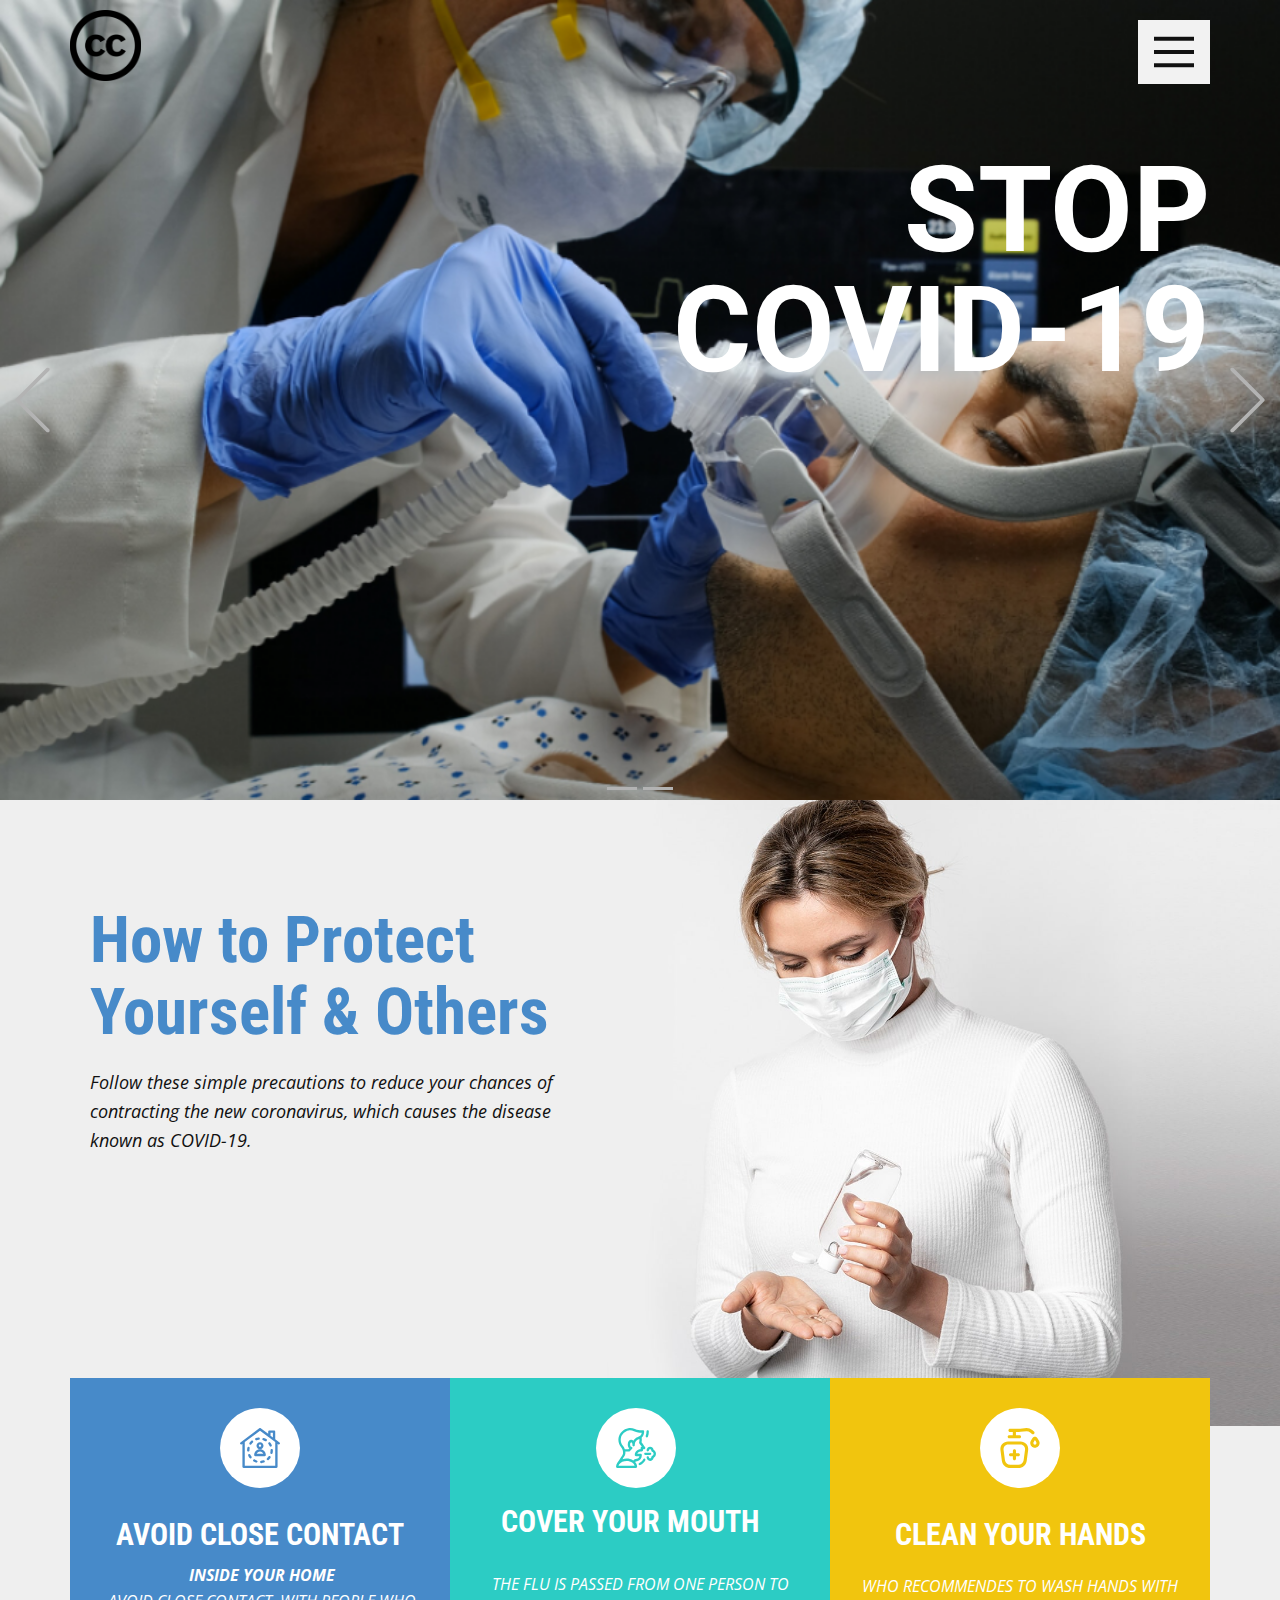
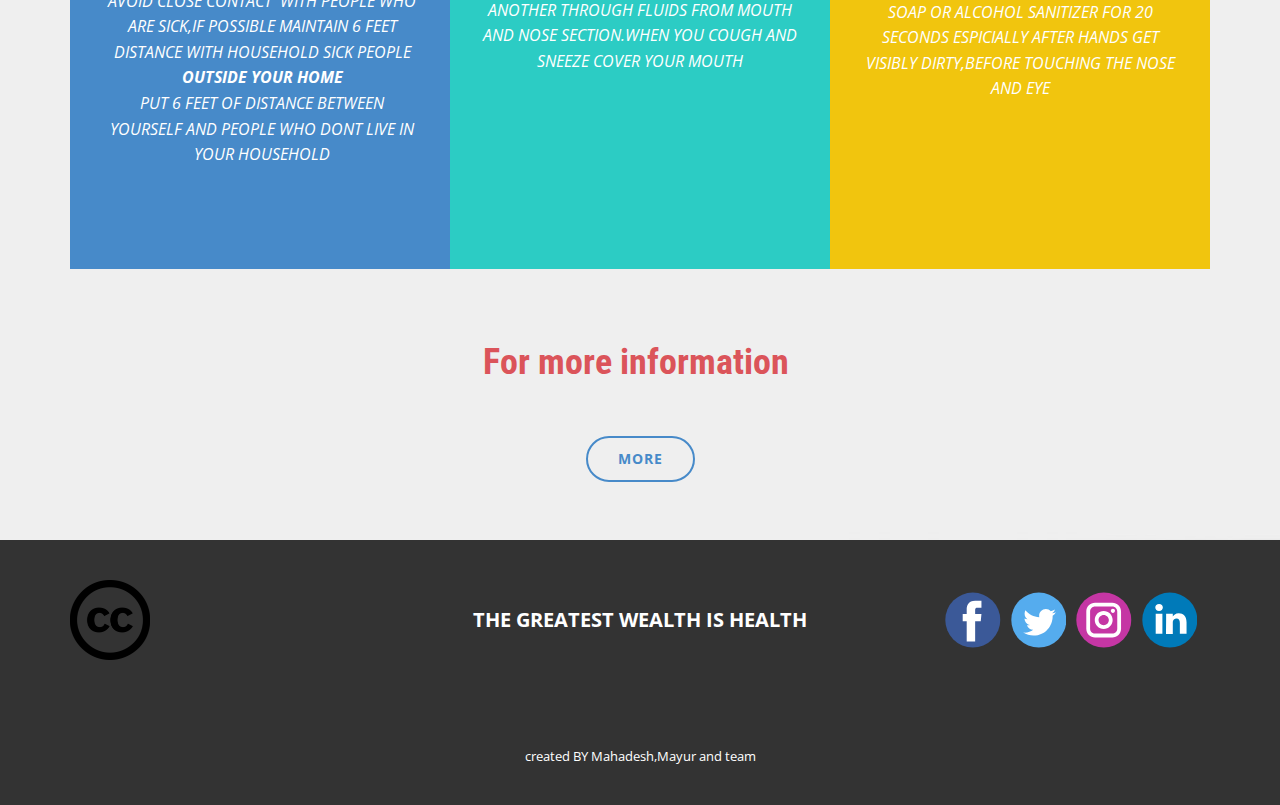
<file: index.html>
<!DOCTYPE html>
<html style="font-size: 16px;">
  <head>
    <meta name="viewport" content="width=device-width, initial-scale=1.0">
    <meta charset="utf-8">
    <meta name="keywords" content="PREVENTcovid-19, How to Protect Yourself &amp; Others, Avoid close contact, Cover your mouth, Clean your hands, About us.">
    <meta name="description" content="">
    <meta name="page_type" content="np-template-header-footer-from-plugin">
    <title>COVIDCARE</title>
    <link rel="stylesheet" href="nicepage.css" media="screen">
<link rel="stylesheet" href="Home.css" media="screen">
    <script class="u-script" type="text/javascript" src="jquery.js" defer=""></script>
    <script class="u-script" type="text/javascript" src="nicepage.js" defer=""></script>
    <meta name="generator" content="Nicepage 3.16.1, nicepage.com">
    
    
    <link id="u-theme-google-font" rel="stylesheet" href="https://fonts.googleapis.com/css?family=Roboto:100,100i,300,300i,400,400i,500,500i,700,700i,900,900i|Open+Sans:300,300i,400,400i,600,600i,700,700i,800,800i">
    <link id="u-page-google-font" rel="stylesheet" href="https://fonts.googleapis.com/css?family=Roboto+Condensed:300,300i,400,400i,700,700i">
    
    
    
    <script type="application/ld+json">{
		"@context": "http://schema.org",
		"@type": "Organization",
		"name": "",
		"url": "index.html",
		"logo": "images/2047cf580362324d052cfd0fc09f6308f7522b32df0c757fa56e4b76dcbe9e122e3b0059b037ccae0e1ffd7ebeb2993af6ace4413e1147878470f3_1280.png",
		"sameAs": []
}</script>
    <meta property="og:title" content="Home">
    <meta property="og:type" content="website">
    <meta name="theme-color" content="#478ac9">
    <link rel="canonical" href="index.html">
    <meta property="og:url" content="index.html">
  </head>
  <body data-home-page="Home.html" data-home-page-title="Home" class="u-body u-overlap"><header class="u-clearfix u-header u-header" id="sec-947f"><div class="u-clearfix u-sheet u-sheet-1">
        <nav class="u-align-left u-menu u-menu-dropdown u-nav-spacing-25 u-offcanvas u-menu-1" data-responsive-from="XL">
          <div class="menu-collapse">
            <a class="u-button-style u-grey-5 u-nav-link" href="#" style="padding: 12px 16px; font-size: calc(1em + 24px);">
              <svg class="u-svg-link" preserveAspectRatio="xMidYMin slice" viewBox="0 0 302 302" style=""><use xmlns:xlink="http://www.w3.org/1999/xlink" xlink:href="#svg-7b92"></use></svg>
              <svg xmlns="http://www.w3.org/2000/svg" xmlns:xlink="http://www.w3.org/1999/xlink" version="1.1" id="svg-7b92" x="0px" y="0px" viewBox="0 0 302 302" style="enable-background:new 0 0 302 302;" xml:space="preserve" class="u-svg-content"><g><rect y="36" width="302" height="30"></rect><rect y="236" width="302" height="30"></rect><rect y="136" width="302" height="30"></rect>
</g><g></g><g></g><g></g><g></g><g></g><g></g><g></g><g></g><g></g><g></g><g></g><g></g><g></g><g></g><g></g></svg>
            </a>
          </div>
          <div class="u-custom-menu u-nav-container">
            <ul class="u-nav u-unstyled u-nav-1"><li class="u-nav-item"><a class="u-button-style u-nav-link u-text-active-palette-1-base u-text-hover-palette-2-base" href="Home.html" style="padding: 10px 20px;">Home</a>
</li><li class="u-nav-item"><a class="u-button-style u-nav-link u-text-active-palette-1-base u-text-hover-palette-2-base" href="About.html" style="padding: 10px 20px;">About</a>
</li></ul>
          </div>
          <div class="u-custom-menu u-nav-container-collapse">
            <div class="u-align-center u-black u-container-style u-inner-container-layout u-opacity u-opacity-95 u-sidenav">
              <div class="u-sidenav-overflow">
                <div class="u-menu-close"></div>
                <ul class="u-align-center u-nav u-popupmenu-items u-unstyled u-nav-2"><li class="u-nav-item"><a class="u-button-style u-nav-link" href="Home.html" style="padding: 10px 20px;">Home</a>
</li><li class="u-nav-item"><a class="u-button-style u-nav-link" href="About.html" style="padding: 10px 20px;">About</a>
</li></ul>
              </div>
            </div>
            <div class="u-black u-menu-overlay u-opacity u-opacity-70"></div>
          </div>
        </nav>
        <a class="u-image u-logo u-image-1" data-image-width="1278" data-image-height="1280">
          <img src="images/2047cf580362324d052cfd0fc09f6308f7522b32df0c757fa56e4b76dcbe9e122e3b0059b037ccae0e1ffd7ebeb2993af6ace4413e1147878470f3_1280.png" class="u-logo-image u-logo-image-1" data-image-width="70.677">
        </a>
      </div></header>
    <section class="u-carousel u-slide u-block-5cc3-1" id="carousel_c25a" data-interval="5000" data-u-ride="carousel">
      <ol class="u-absolute-hcenter u-carousel-indicators u-block-5cc3-2">
        <li data-u-target="#carousel_c25a" data-u-slide-to="0" class="u-active u-grey-30"></li>
        <li data-u-target="#carousel_c25a" class="u-grey-30" data-u-slide-to="1"></li>
      </ol>
      <div class="u-carousel-inner" role="listbox">
        <div class="u-active u-align-right u-carousel-item u-clearfix u-image u-section-1-1" data-image-width="1000" data-image-height="560">
          <div class="u-clearfix u-sheet u-sheet-1">
            <h1 class="u-text u-text-body-alt-color u-text-1">stop<br>covid-19
            </h1>
          </div>
        </div>
        <div class="u-align-right u-carousel-item u-clearfix u-image u-section-1-2" data-image-width="1280" data-image-height="720">
          <div class="u-clearfix u-sheet u-valign-middle u-sheet-1">
            <h1 class="u-align-center u-text u-text-body-alt-color u-text-1">stop<br>covid-19
            </h1>
          </div>
        </div>
      </div>
      <a class="u-absolute-vcenter u-carousel-control u-carousel-control-prev u-text-grey-30 u-block-5cc3-3" href="#carousel_c25a" role="button" data-u-slide="prev">
        <span aria-hidden="true">
          <svg viewBox="0 0 477.175 477.175"><path d="M145.188,238.575l215.5-215.5c5.3-5.3,5.3-13.8,0-19.1s-13.8-5.3-19.1,0l-225.1,225.1c-5.3,5.3-5.3,13.8,0,19.1l225.1,225
                    c2.6,2.6,6.1,4,9.5,4s6.9-1.3,9.5-4c5.3-5.3,5.3-13.8,0-19.1L145.188,238.575z"></path></svg>
        </span>
        <span class="sr-only">Previous</span>
      </a>
      <a class="u-absolute-vcenter u-carousel-control u-carousel-control-next u-text-grey-30 u-block-5cc3-4" href="#carousel_c25a" role="button" data-u-slide="next">
        <span aria-hidden="true">
          <svg viewBox="0 0 477.175 477.175"><path d="M360.731,229.075l-225.1-225.1c-5.3-5.3-13.8-5.3-19.1,0s-5.3,13.8,0,19.1l215.5,215.5l-215.5,215.5
                    c-5.3,5.3-5.3,13.8,0,19.1c2.6,2.6,6.1,4,9.5,4c3.4,0,6.9-1.3,9.5-4l225.1-225.1C365.931,242.875,365.931,234.275,360.731,229.075z"></path></svg>
        </span>
        <span class="sr-only">Next</span>
      </a>
    </section>
    <section class="u-align-center u-clearfix u-image u-section-2" id="carousel_5725" data-image-width="1900" data-image-height="1086">
      <div class="u-clearfix u-sheet u-sheet-1">
        <div class="u-clearfix u-layout-wrap u-layout-wrap-1">
          <div class="u-layout">
            <div class="u-layout-row">
              <div class="u-align-left u-container-style u-layout-cell u-left-cell u-size-26-xl u-size-27-lg u-size-28-md u-size-28-sm u-size-28-xs u-layout-cell-1">
                <div class="u-container-layout u-container-layout-1">
                  <h1 class="u-custom-font u-font-roboto-condensed u-text u-text-palette-1-base u-text-1">How to Protect Yourself &amp; Others</h1>
                  <p class="u-text u-text-2">Follow these simple precautions to reduce your chances of contracting the new coronavirus, which causes the disease known as COVID-19. </p>
                </div>
              </div>
              <div class="u-container-style u-image u-layout-cell u-right-cell u-size-32-md u-size-32-sm u-size-32-xs u-size-33-lg u-size-34-xl u-image-1">
                <div class="u-container-layout u-valign-bottom"></div>
              </div>
            </div>
          </div>
        </div>
        <div class="u-clearfix u-gutter-0 u-layout-wrap u-layout-wrap-2">
          <div class="u-gutter-0 u-layout">
            <div class="u-layout-row">
              <div class="u-container-style u-layout-cell u-left-cell u-palette-1-base u-size-20 u-layout-cell-3">
                <div class="u-container-layout u-container-layout-3"><span class="u-icon u-icon-circle u-spacing-20 u-text-palette-1-base u-white u-icon-1"><svg class="u-svg-link" preserveAspectRatio="xMidYMin slice" viewBox="0 0 512.002 512.002" style=""><use xmlns:xlink="http://www.w3.org/1999/xlink" xlink:href="#svg-30dd"></use></svg><svg xmlns="http://www.w3.org/2000/svg" id="svg-30dd" enable-background="new 0 0 512.002 512.002" viewBox="0 0 512.002 512.002" class="u-svg-content"><g><path d="m246.993 3.007-241 181c-6.625 4.975-7.961 14.378-2.986 21.002 4.983 6.634 14.388 7.954 21.002 2.986l6.992-5.251v294.257c0 8.284 6.716 15 15 15h420c8.284 0 15-6.716 15-15v-294.257l6.992 5.251c6.624 4.975 16.026 3.638 21.002-2.986 4.975-6.624 3.638-16.027-2.986-21.002l-55.008-41.313v-96.693c0-8.284-6.716-15-15-15h-60c-8.284 0-15 6.716-15 15v29.1l-95.992-72.094c-5.336-4.008-12.68-4.008-18.016 0zm144.009 57.994h30v59.162l-30-22.531zm60 119.212v301.788h-390v-301.788l195-146.452z"></path><path d="m256.001 271.001c-41.355 0-75 33.645-75 75 0 8.284 6.716 15 15 15h120c8.284 0 15-6.716 15-15 .001-41.355-33.645-75-75-75zm-42.43 60c6.191-17.461 22.874-30 42.43-30 19.557 0 36.239 12.539 42.43 30z"></path><path d="m301.002 226.001c0-24.813-20.188-45-45-45s-45 20.187-45 45 20.187 45 45 45 45-20.187 45-45zm-45.001 15c-8.271 0-15-6.729-15-15s6.729-15 15-15 15 6.729 15 15-6.728 15-15 15z"></path><path d="m213.223 157.915c8.894-2.969 18.145-5.007 27.496-6.06 8.232-.926 14.155-8.35 13.229-16.583s-8.352-14.161-16.583-13.229c-11.438 1.287-22.756 3.781-33.641 7.415-7.858 2.623-12.102 11.12-9.479 18.978 2.624 7.86 11.122 12.101 18.978 9.479z"></path><path d="m378.76 229.742c3.451 7.517 12.351 10.835 19.89 7.374 7.529-3.457 10.831-12.362 7.374-19.891-4.785-10.424-10.692-20.389-17.559-29.618-4.944-6.646-14.34-8.027-20.988-3.082-6.646 4.945-8.026 14.341-3.082 20.988 5.619 7.553 10.452 15.704 14.365 24.229z"></path><path d="m298.028 414.336c-8.911 2.916-18.174 4.9-27.532 5.897-8.237.878-14.204 8.268-13.326 16.505.876 8.224 8.255 14.206 16.505 13.326 11.445-1.22 22.777-3.648 33.683-7.217 7.874-2.576 12.168-11.048 9.591-18.921-2.576-7.873-11.049-12.17-18.921-9.59z"></path><path d="m296.529 157.186c8.952 2.813 17.643 6.588 25.83 11.219 7.165 4.054 16.337 1.583 20.44-5.671 4.079-7.211 1.54-16.363-5.671-20.441-10.016-5.665-20.649-10.284-31.605-13.727-7.904-2.483-16.324 1.91-18.807 9.813-2.484 7.903 1.91 16.323 9.813 18.807z"></path><path d="m214.717 414.576c-8.935-2.867-17.603-6.693-25.764-11.373-7.186-4.121-16.353-1.636-20.474 5.551s-1.635 16.353 5.551 20.474c9.982 5.724 20.588 10.405 31.521 13.913 7.87 2.527 16.33-1.797 18.865-9.7 2.532-7.888-1.811-16.334-9.699-18.865z"></path><path d="m405.817 269.237c-8.283.096-14.921 6.89-14.824 15.173.112 10.11-.879 20.038-2.903 29.625-1.711 8.106 3.473 16.064 11.579 17.775 8.121 1.711 16.067-3.487 17.774-11.579 2.577-12.207 3.69-24.463 3.548-36.17-.096-8.225-6.792-14.826-14.995-14.826-.06.001-.119.002-.179.002z"></path><path d="m165.879 165.153c-5.589-6.113-15.079-6.537-21.192-.948-8.477 7.751-16.167 16.411-22.855 25.738-4.828 6.732-3.284 16.104 3.448 20.931 6.702 4.806 16.082 3.314 20.931-3.448 5.479-7.639 11.777-14.732 18.721-21.082 6.113-5.59 6.537-15.078.947-21.191z"></path><path d="m345.414 407.376c5.555 6.147 15.04 6.625 21.187 1.072 8.521-7.702 16.262-16.316 23.005-25.604 4.867-6.704 3.378-16.084-3.326-20.951-6.707-4.868-16.085-3.376-20.951 3.326-5.522 7.607-11.861 14.663-18.843 20.971-6.147 5.555-6.627 15.04-1.072 21.186z"></path><path d="m132.913 341.538c-3.412-7.549-12.297-10.903-19.847-7.49-7.549 3.412-10.902 12.298-7.49 19.847 4.724 10.452 10.573 20.451 17.384 29.72 4.881 6.642 14.262 8.134 20.97 3.205 6.676-4.905 8.111-14.294 3.205-20.97-5.573-7.584-10.358-15.764-14.222-24.312z"></path><path d="m106.079 301.881c8.284-.042 14.966-6.791 14.925-15.075.04-.834-.356-12.917 2.748-28.065 1.664-8.116-3.567-16.043-11.683-17.706-8.117-1.664-16.043 3.567-17.706 11.683-3.727 18.182-3.337 33.782-3.359 34.239.042 8.259 6.749 14.925 14.999 14.925.024-.001.05-.001.076-.001z"></path>
</g></svg></span>
                  <h2 class="u-align-center u-custom-font u-font-roboto-condensed u-text u-text-3">Avoid close contact</h2>
                  <p class="u-align-center u-text u-text-4">
                    <span style="font-weight: 700;">INSIDE YOUR HOME</span>
                    <br>AVOID CLOSE CONTACT&nbsp; WITH PEOPLE WHO ARE SICK,IF POSSIBLE MAINTAIN 6 FEET DISTANCE WITH HOUSEHOLD SICK PEOPLE<br>
                    <span style="font-weight: 700;">OUTSIDE YOUR HOME</span>
                    <br>PUT 6 FEET OF DISTANCE BETWEEN YOURSELF AND PEOPLE WHO DONT LIVE IN YOUR HOUSEHOLD
                  </p>
                </div>
              </div>
              <div class="u-align-center u-container-style u-layout-cell u-palette-4-base u-size-20 u-layout-cell-4">
                <div class="u-container-layout u-container-layout-4"><span class="u-icon u-icon-circle u-spacing-20 u-text-palette-4-base u-white u-icon-2"><svg class="u-svg-link" preserveAspectRatio="xMidYMin slice" viewBox="0 0 511.988 511.988" style=""><use xmlns:xlink="http://www.w3.org/1999/xlink" xlink:href="#svg-7283"></use></svg><svg xmlns="http://www.w3.org/2000/svg" id="svg-7283" enable-background="new 0 0 511.988 511.988" viewBox="0 0 511.988 511.988" class="u-svg-content"><g><path d="m394.389 120.991c5.953 0 11.586-3.568 13.932-9.433 7.964-19.911 12.174-42.93 12.174-66.571 0-8.284-6.716-15-15-15s-15 6.716-15 15c0 19.861-3.468 39.028-10.027 55.429-3.949 9.869 3.359 20.575 13.921 20.575z"></path><path d="m369.103 392.639c-7.374-3.778-16.412-.865-20.19 6.507-10.969 21.402-29.011 38.427-50.801 47.938-7.592 3.314-11.061 12.156-7.746 19.748 2.461 5.639 7.972 9.003 13.755 9.003 2.003 0 4.04-.404 5.993-1.257 28.118-12.273 51.378-34.203 65.496-61.75 3.778-7.371.865-16.411-6.507-20.189z"></path><path d="m270.401 424.406c34.82-6.506 60.093-37.381 60.093-73.414v-5.005c0-8.284-6.716-15-15-15h-43.014c5.494-17.372 21.766-30 40.931-30h17.083c8.284 0 15-6.716 15-15v-15h15.001c5.55 0 10.646-3.064 13.249-7.967 2.603-4.902 2.285-10.84-.824-15.437-9.311-13.822-34.455-50.249-45.998-63.923 4.356-19.608 4.779-40.186.997-60.413 21.237-18.305 32.576-45.048 32.576-78.26 0-8.284-6.715-14.999-14.998-15-17.758-1.279-53.55 5.654-103.459-16.828-26.537-11.952-56.084-15.866-85.435-11.316-57.177 8.86-111.914 61.244-123.186 119.144-8.841 45.42 2.856 91.465 32.092 126.328 15.953 19.024 24.826 43.17 24.984 67.893 0 24.122-2.744 23.698-73.427 131.059-10.826 15.303-16.573 32.615-16.573 50.721 0 8.284 6.716 15 15 15h240c8.284 0 15-6.716 15-15 0-22.997-9.278-44.713-26.456-62.657 5.153-4.19 14.234-7.659 26.364-9.925zm-181.905-196.367c-23.393-27.896-32.735-64.825-25.632-101.32 8.854-45.48 52.966-88.2 98.332-95.23 23.603-3.658 47.295-.537 68.52 9.024 52.458 23.629 92.628 18.819 99.725 19.473-2.735 18.43-10.794 32.775-24.076 42.925-2.017.836-3.772 2.075-5.198 3.603-5.457 3.406-11.645 6.222-18.56 8.442-25.831 8.291-46.517 25.783-58.778 48.048-7.528-7.57-16.971-12.016-27.334-12.016-25.233 0-45 26.355-45 60 0 20.79 7.546 38.795 19.267 49.52l-10.479 10.48h-46.416c-5.426-15.574-13.65-30.165-24.371-42.949zm31.997 87.074c-.03-4.734-.309-9.449-.826-14.125h45.827c3.979 0 7.794-1.58 10.606-4.393l30-30c4.29-4.29 5.573-10.742 3.252-16.347-2.322-5.605-7.791-9.26-13.858-9.26-6.116 0-15-11.687-15-30s8.884-30 15-30 15 11.687 15 30v11.046c0 8.284 6.716 15 15 15s15-6.716 15-15v-11.046c0-30.702 20.206-57.814 50.28-67.467 3.181-1.021 6.249-2.156 9.226-3.381 1.367 15.262-.167 30.11-4.121 43.932-1.812 6.331.726 12.991 6.035 16.565 4.091 4.071 16.65 21.203 30.049 40.351h-1.471c-8.284 0-15 6.716-15 15v15h-2.083c-40.206 0-72.916 32.71-72.916 72.916v2.084c0 8.284 6.716 15 15 15h43.906c-3.8 17.094-17.153 30.686-34.51 33.929-20.306 3.794-35.164 10.605-44.439 20.328-39.787-25.022-92.803-29.403-136.686-15.34 32.215-48.802 36.729-58.515 36.729-84.792zm-87.861 166.875c1.674-5.798 4.323-11.42 7.87-16.769.012-.017.026-.032.037-.049.137-.209.271-.412.408-.62 31.835-46.796 119.085-57.689 170.399-19.202 13.823 10.367 23.078 23.027 27.009 36.64z"></path><path d="m360.494 330.988c0 8.284 6.716 15 15 15h61c8.284 0 15-6.716 15-15s-6.716-15-15-15h-61c-8.284 0-15 6.715-15 15z"></path><path d="m480.901 278.676c-3.502-21.349-22.081-37.689-44.406-37.689-24.813 0-45 20.187-45 45 0 8.284 6.716 15 15 15s15-6.716 15-15c0-8.271 6.729-15 15-15s15 6.729 15 15v2.561c0 6.357 4.008 12.024 10.001 14.143 11.962 4.228 19.999 15.6 19.999 28.297s-8.037 24.069-19.999 28.297c-5.993 2.118-10.001 7.785-10.001 14.143v2.561c0 8.271-6.729 15-15 15s-15-6.729-15-15c0-8.284-6.716-15-15-15s-15 6.716-15 15c0 24.813 20.187 45 45 45 22.325 0 40.904-16.34 44.406-37.689 18.638-10.492 30.594-30.417 30.594-52.311s-11.957-41.82-30.594-52.313z"></path>
</g></svg></span>
                  <h2 class="u-custom-font u-font-roboto-condensed u-text u-text-5">Cover your mouth</h2>
                  <p class="u-text u-text-6">THE FLU IS PASSED FROM ONE PERSON TO ANOTHER THROUGH FLUIDS FROM MOUTH AND NOSE SECTION.WHEN YOU COUGH AND SNEEZE COVER YOUR MOUTH</p>
                </div>
              </div>
              <div class="u-align-center u-container-style u-layout-cell u-palette-3-base u-right-cell u-size-20 u-layout-cell-5">
                <div class="u-container-layout u-container-layout-5"><span class="u-icon u-icon-circle u-spacing-20 u-text-palette-3-base u-white u-icon-3"><svg class="u-svg-link" preserveAspectRatio="xMidYMin slice" viewBox="0 0 512 512" style=""><use xmlns:xlink="http://www.w3.org/1999/xlink" xlink:href="#svg-7e1b"></use></svg><svg xmlns="http://www.w3.org/2000/svg" id="svg-7e1b" enable-background="new 0 0 512 512" viewBox="0 0 512 512" class="u-svg-content"><path d="m262.761 172h-159.534c-28.305 0-55.234 12.216-73.884 33.516-18.661 21.313-27.217 49.644-23.475 77.729l17.965 134.802c3.467 26.011 16.244 49.856 35.979 67.143 19.737 17.289 45.054 26.81 71.287 26.81h103.789c26.233 0 51.551-9.521 71.288-26.81 19.734-17.287 32.512-41.132 35.978-67.143l17.966-134.803c3.742-28.084-4.814-56.415-23.476-77.728-18.649-21.3-45.579-33.516-73.883-33.516zm57.709 105.96-17.966 134.803c-4.5 33.77-33.568 59.236-67.616 59.236h-103.789c-34.048 0-63.116-25.466-67.616-59.237l-17.965-134.801c-2.22-16.656 2.854-33.457 13.919-46.095 11.055-12.625 27.016-19.866 43.79-19.866h159.533c16.774 0 32.735 7.241 43.79 19.866 11.066 12.638 16.139 29.439 13.92 46.094zm116.732-203.97c-3.956 4.631-9.569 7.01-15.218 7.011-4.595 0-9.212-1.575-12.979-4.793l-22.92-19.577c-12.479-10.659-27.657-16.395-43.957-16.623l-79.887 8.669c-14.208 1.541-28.655 2.323-42.942 2.323h-15.305v41h46c11.046 0 20 8.954 20 20s-8.954 20-20 20h-132c-11.046 0-20-8.954-20-20s8.954-20 20-20h46v-41h-36c-11.046 0-20-8.954-20-20s8.954-20 20-20h91.305c12.851 0 25.847-.703 38.627-2.09l81.027-8.793c.717-.078 1.437-.117 2.158-.117 26.34 0 50.874 9.065 70.952 26.215l22.92 19.577c8.4 7.174 9.393 19.799 2.219 28.198zm-182.208 269.01c0 11.046-8.954 20-20 20h-30v30c0 11.046-8.954 20-20 20s-20-8.954-20-20v-30h-30c-11.046 0-20-8.954-20-20s8.954-20 20-20h30v-30c0-11.046 8.954-20 20-20s20 8.954 20 20v30h30c11.046 0 20 8.954 20 20zm252-150.447c0 33.331-26.916 60.447-60 60.447s-60-27.117-60-60.447c0-9.654 3.071-26.782 29.624-63.896 7.015-9.804 18.37-15.657 30.376-15.657s23.361 5.853 30.376 15.657c26.553 37.114 29.624 54.241 29.624 63.896zm-40 .013c-.01-.233-.615-9.886-20-37.588-19.526 27.905-19.998 37.495-20 37.592 0 11.257 8.972 20.43 20 20.43 11.024 0 19.993-9.165 20-20.434z"></path></svg></span>
                  <h2 class="u-custom-font u-font-roboto-condensed u-text u-text-body-alt-color u-text-7">Clean your hands</h2>
                  <p class="u-text u-text-body-alt-color u-text-8">WHO RECOMMENDES TO WASH HANDS WITH SOAP OR ALCOHOL SANITIZER FOR 20 SECONDS ESPICIALLY AFTER HANDS GET VISIBLY DIRTY,BEFORE TOUCHING THE NOSE AND EYE</p>
                </div>
              </div>
            </div>
          </div>
        </div>
        <h2 class="u-custom-font u-font-roboto-condensed u-text u-text-palette-2-base u-text-9">&nbsp;For more information&nbsp;&nbsp;</h2>
        <a href="https://www.who.int/emergencies/diseases/novel-coronavirus-2019/advice-for-public" class="u-border-2 u-border-hover-palette-1-base u-border-palette-1-base u-btn u-btn-round u-button-style u-hover-palette-1-base u-none u-radius-50 u-btn-1">more</a>
      </div>
    </section>
    
    
    <footer class="u-align-center-md u-align-center-sm u-align-center-xs u-clearfix u-footer u-grey-80" id="sec-9d5a"><div class="u-clearfix u-sheet u-sheet-1">
        <a class="u-image u-logo u-image-1" data-image-width="1278" data-image-height="1280">
          <img src="images/2047cf580362324d052cfd0fc09f6308f7522b32df0c757fa56e4b76dcbe9e122e3b0059b037ccae0e1ffd7ebeb2993af6ace4413e1147878470f3_12802.png" class="u-logo-image u-logo-image-1" data-image-width="80">
        </a>
        <div class="u-align-left u-social-icons u-spacing-10 u-social-icons-1">
          <a class="u-social-url" title="facebook" target="_blank" href=""><span class="u-icon u-icon-circle u-social-facebook u-social-icon u-icon-1"><svg class="u-svg-link" preserveAspectRatio="xMidYMin slice" viewBox="0 0 112 112" style=""><use xmlns:xlink="http://www.w3.org/1999/xlink" xlink:href="#svg-6102"></use></svg><svg class="u-svg-content" viewBox="0 0 112 112" x="0" y="0" id="svg-6102"><circle fill="currentColor" cx="56.1" cy="56.1" r="55"></circle><path fill="#FFFFFF" d="M73.5,31.6h-9.1c-1.4,0-3.6,0.8-3.6,3.9v8.5h12.6L72,58.3H60.8v40.8H43.9V58.3h-8V43.9h8v-9.2
            c0-6.7,3.1-17,17-17h12.5v13.9H73.5z"></path></svg></span>
          </a>
          <a class="u-social-url" title="twitter" target="_blank" href=""><span class="u-icon u-icon-circle u-social-icon u-social-twitter u-icon-2"><svg class="u-svg-link" preserveAspectRatio="xMidYMin slice" viewBox="0 0 112 112" style=""><use xmlns:xlink="http://www.w3.org/1999/xlink" xlink:href="#svg-e6ef"></use></svg><svg class="u-svg-content" viewBox="0 0 112 112" x="0" y="0" id="svg-e6ef"><circle fill="currentColor" class="st0" cx="56.1" cy="56.1" r="55"></circle><path fill="#FFFFFF" d="M83.8,47.3c0,0.6,0,1.2,0,1.7c0,17.7-13.5,38.2-38.2,38.2C38,87.2,31,85,25,81.2c1,0.1,2.1,0.2,3.2,0.2
            c6.3,0,12.1-2.1,16.7-5.7c-5.9-0.1-10.8-4-12.5-9.3c0.8,0.2,1.7,0.2,2.5,0.2c1.2,0,2.4-0.2,3.5-0.5c-6.1-1.2-10.8-6.7-10.8-13.1
            c0-0.1,0-0.1,0-0.2c1.8,1,3.9,1.6,6.1,1.7c-3.6-2.4-6-6.5-6-11.2c0-2.5,0.7-4.8,1.8-6.7c6.6,8.1,16.5,13.5,27.6,14
            c-0.2-1-0.3-2-0.3-3.1c0-7.4,6-13.4,13.4-13.4c3.9,0,7.3,1.6,9.8,4.2c3.1-0.6,5.9-1.7,8.5-3.3c-1,3.1-3.1,5.8-5.9,7.4
            c2.7-0.3,5.3-1,7.7-2.1C88.7,43,86.4,45.4,83.8,47.3z"></path></svg></span>
          </a>
          <a class="u-social-url" title="instagram" target="_blank" href=""><span class="u-icon u-icon-circle u-social-icon u-social-instagram u-icon-3"><svg class="u-svg-link" preserveAspectRatio="xMidYMin slice" viewBox="0 0 112 112" style=""><use xmlns:xlink="http://www.w3.org/1999/xlink" xlink:href="#svg-7e96"></use></svg><svg class="u-svg-content" viewBox="0 0 112 112" x="0" y="0" id="svg-7e96"><circle fill="currentColor" cx="56.1" cy="56.1" r="55"></circle><path fill="#FFFFFF" d="M55.9,38.2c-9.9,0-17.9,8-17.9,17.9C38,66,46,74,55.9,74c9.9,0,17.9-8,17.9-17.9C73.8,46.2,65.8,38.2,55.9,38.2
            z M55.9,66.4c-5.7,0-10.3-4.6-10.3-10.3c-0.1-5.7,4.6-10.3,10.3-10.3c5.7,0,10.3,4.6,10.3,10.3C66.2,61.8,61.6,66.4,55.9,66.4z"></path><path fill="#FFFFFF" d="M74.3,33.5c-2.3,0-4.2,1.9-4.2,4.2s1.9,4.2,4.2,4.2s4.2-1.9,4.2-4.2S76.6,33.5,74.3,33.5z"></path><path fill="#FFFFFF" d="M73.1,21.3H38.6c-9.7,0-17.5,7.9-17.5,17.5v34.5c0,9.7,7.9,17.6,17.5,17.6h34.5c9.7,0,17.5-7.9,17.5-17.5V38.8
            C90.6,29.1,82.7,21.3,73.1,21.3z M83,73.3c0,5.5-4.5,9.9-9.9,9.9H38.6c-5.5,0-9.9-4.5-9.9-9.9V38.8c0-5.5,4.5-9.9,9.9-9.9h34.5
            c5.5,0,9.9,4.5,9.9,9.9V73.3z"></path></svg></span>
          </a>
          <a class="u-social-url" title="linkedin" target="_blank" href=""><span class="u-icon u-icon-circle u-social-icon u-social-linkedin u-icon-4"><svg class="u-svg-link" preserveAspectRatio="xMidYMin slice" viewBox="0 0 112 112" style=""><use xmlns:xlink="http://www.w3.org/1999/xlink" xlink:href="#svg-3de7"></use></svg><svg class="u-svg-content" viewBox="0 0 112 112" x="0" y="0" id="svg-3de7"><circle fill="currentColor" cx="56.1" cy="56.1" r="55"></circle><path fill="#FFFFFF" d="M41.3,83.7H27.9V43.4h13.4V83.7z M34.6,37.9L34.6,37.9c-4.6,0-7.5-3.1-7.5-7c0-4,3-7,7.6-7s7.4,3,7.5,7
            C42.2,34.8,39.2,37.9,34.6,37.9z M89.6,83.7H76.2V62.2c0-5.4-1.9-9.1-6.8-9.1c-3.7,0-5.9,2.5-6.9,4.9c-0.4,0.9-0.4,2.1-0.4,3.3v22.5
            H48.7c0,0,0.2-36.5,0-40.3h13.4v5.7c1.8-2.7,5-6.7,12.1-6.7c8.8,0,15.4,5.8,15.4,18.1V83.7z"></path></svg></span>
          </a>
        </div>
        <p class="u-align-center-lg u-align-center-md u-align-center-xl u-text u-text-1">THE GREATEST WEALTH IS HEALTH</p>
      </div></footer>
    <section class="u-backlink u-clearfix u-grey-80">
      <p class="u-text">
        <span>created BY Mahadesh,Mayur and team</span>
      </p>
    </section>
  </body>
</html>
</file>
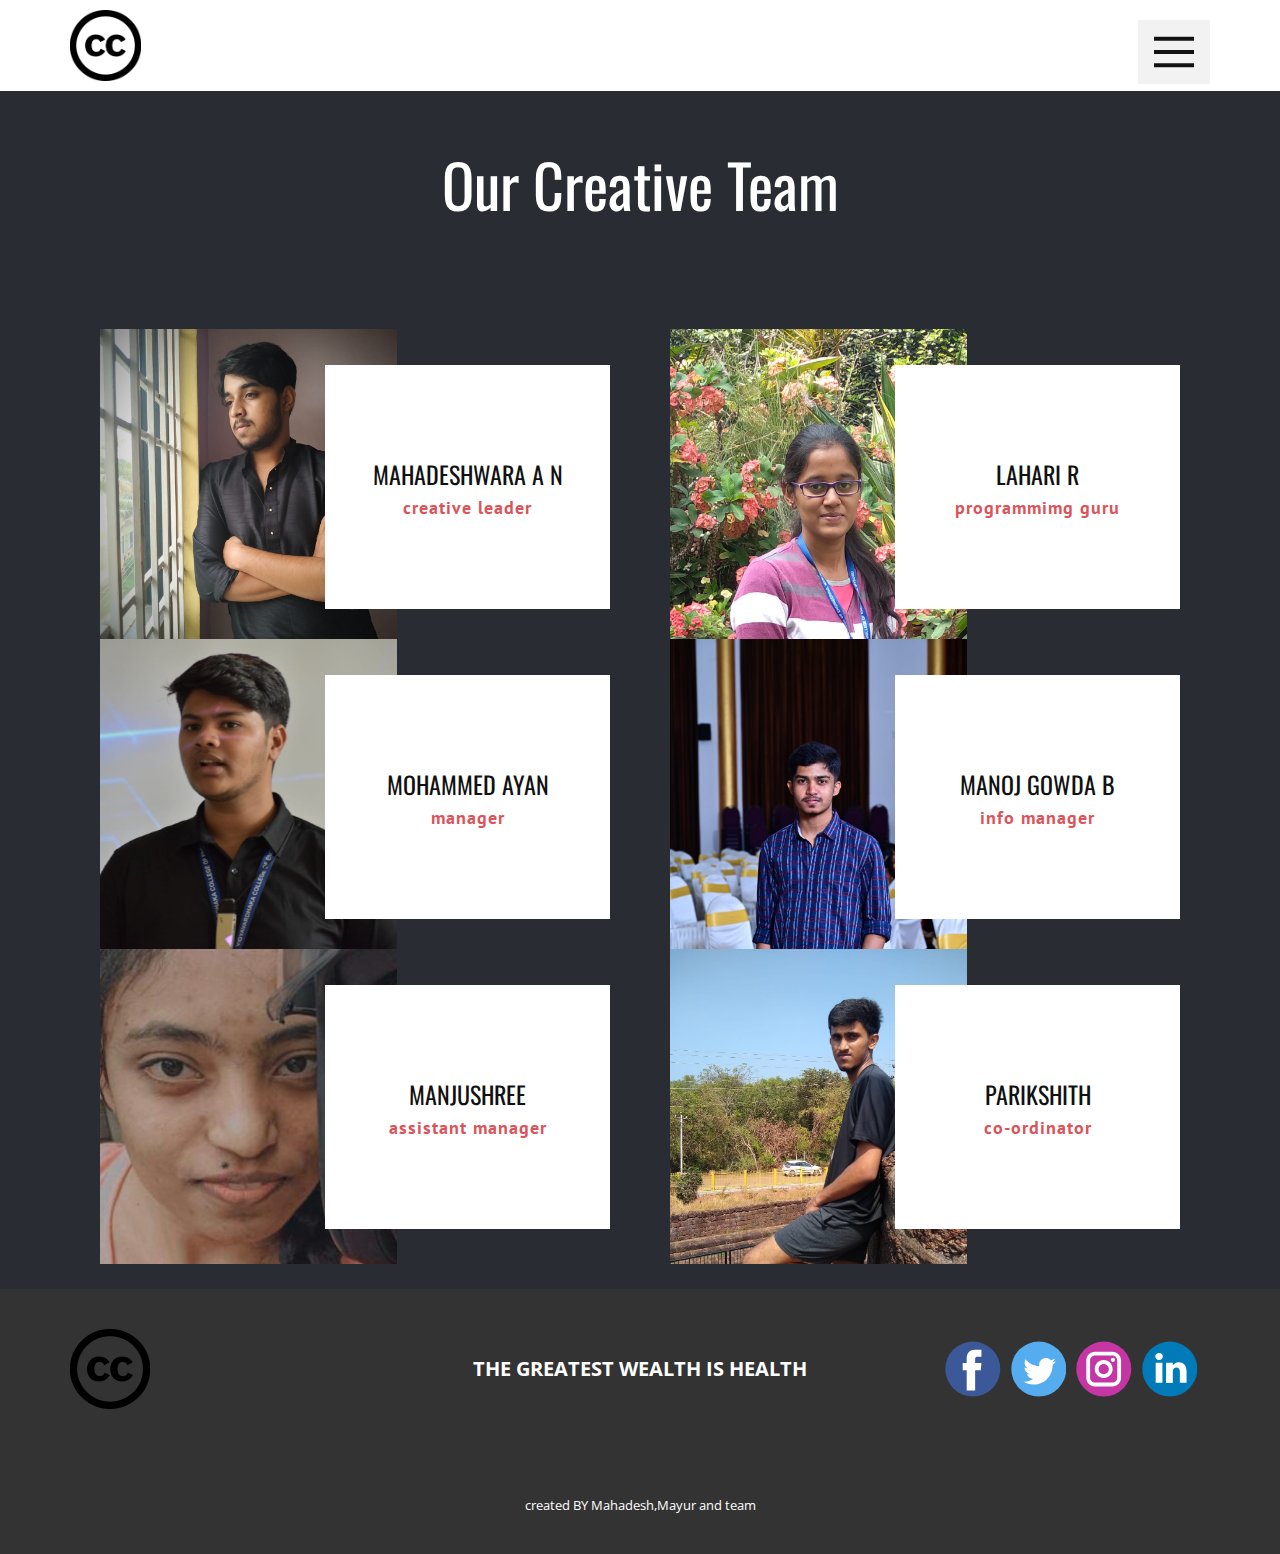
<file: About.html>
<!DOCTYPE html>
<html style="font-size: 16px;">
  <head>
    <meta name="viewport" content="width=device-width, initial-scale=1.0">
    <meta charset="utf-8">
    <meta name="keywords" content="Our Creative Team">
    <meta name="description" content="">
    <meta name="page_type" content="np-template-header-footer-from-plugin">
    <title>COVIDCARE</title>
    <link rel="stylesheet" href="nicepage.css" media="screen">
<link rel="stylesheet" href="About.css" media="screen">
    <script class="u-script" type="text/javascript" src="jquery.js" defer=""></script>
    <script class="u-script" type="text/javascript" src="nicepage.js" defer=""></script>
    <meta name="generator" content="Nicepage 3.16.1, nicepage.com">
    <link id="u-theme-google-font" rel="stylesheet" href="https://fonts.googleapis.com/css?family=Roboto:100,100i,300,300i,400,400i,500,500i,700,700i,900,900i|Open+Sans:300,300i,400,400i,600,600i,700,700i,800,800i">
    <link id="u-page-google-font" rel="stylesheet" href="https://fonts.googleapis.com/css?family=Oswald:200,300,400,500,600,700|PT+Sans:400,400i,700,700i">
    
    
    <script type="application/ld+json">{
		"@context": "http://schema.org",
		"@type": "Organization",
		"name": "",
		"url": "index.html",
		"logo": "images/2047cf580362324d052cfd0fc09f6308f7522b32df0c757fa56e4b76dcbe9e122e3b0059b037ccae0e1ffd7ebeb2993af6ace4413e1147878470f3_1280.png",
		"sameAs": []
}</script>
    <meta property="og:title" content="About">
    <meta property="og:type" content="website">
    <meta name="theme-color" content="#478ac9">
    <link rel="canonical" href="index.html">
    <meta property="og:url" content="index.html">
  </head>
  <body class="u-body"><header class="u-clearfix u-header u-header" id="sec-947f"><div class="u-clearfix u-sheet u-sheet-1">
        <nav class="u-align-left u-menu u-menu-dropdown u-nav-spacing-25 u-offcanvas u-menu-1" data-responsive-from="XL">
          <div class="menu-collapse">
            <a class="u-button-style u-grey-5 u-nav-link" href="#" style="padding: 12px 16px; font-size: calc(1em + 24px);">
              <svg class="u-svg-link" preserveAspectRatio="xMidYMin slice" viewBox="0 0 302 302" style=""><use xmlns:xlink="http://www.w3.org/1999/xlink" xlink:href="#svg-7b92"></use></svg>
              <svg xmlns="http://www.w3.org/2000/svg" xmlns:xlink="http://www.w3.org/1999/xlink" version="1.1" id="svg-7b92" x="0px" y="0px" viewBox="0 0 302 302" style="enable-background:new 0 0 302 302;" xml:space="preserve" class="u-svg-content"><g><rect y="36" width="302" height="30"></rect><rect y="236" width="302" height="30"></rect><rect y="136" width="302" height="30"></rect>
</g><g></g><g></g><g></g><g></g><g></g><g></g><g></g><g></g><g></g><g></g><g></g><g></g><g></g><g></g><g></g></svg>
            </a>
          </div>
          <div class="u-custom-menu u-nav-container">
            <ul class="u-nav u-unstyled u-nav-1"><li class="u-nav-item"><a class="u-button-style u-nav-link u-text-active-palette-1-base u-text-hover-palette-2-base" href="Home.html" style="padding: 10px 20px;">Home</a>
</li><li class="u-nav-item"><a class="u-button-style u-nav-link u-text-active-palette-1-base u-text-hover-palette-2-base" href="About.html" style="padding: 10px 20px;">About</a>
</li></ul>
          </div>
          <div class="u-custom-menu u-nav-container-collapse">
            <div class="u-align-center u-black u-container-style u-inner-container-layout u-opacity u-opacity-95 u-sidenav">
              <div class="u-sidenav-overflow">
                <div class="u-menu-close"></div>
                <ul class="u-align-center u-nav u-popupmenu-items u-unstyled u-nav-2"><li class="u-nav-item"><a class="u-button-style u-nav-link" href="Home.html" style="padding: 10px 20px;">Home</a>
</li><li class="u-nav-item"><a class="u-button-style u-nav-link" href="About.html" style="padding: 10px 20px;">About</a>
</li></ul>
              </div>
            </div>
            <div class="u-black u-menu-overlay u-opacity u-opacity-70"></div>
          </div>
        </nav>
        <a class="u-image u-logo u-image-1" data-image-width="1278" data-image-height="1280">
          <img src="images/2047cf580362324d052cfd0fc09f6308f7522b32df0c757fa56e4b76dcbe9e122e3b0059b037ccae0e1ffd7ebeb2993af6ace4413e1147878470f3_1280.png" class="u-logo-image u-logo-image-1" data-image-width="70.677">
        </a>
      </div></header>
    <section class="u-align-center u-clearfix u-palette-5-dark-3 u-section-1" id="carousel_4480">
      <div class="u-clearfix u-sheet u-valign-middle-sm u-valign-middle-xs u-sheet-1">
        <h1 class="u-custom-font u-font-oswald u-text u-text-1">Our Creative Team</h1>
        <div class="u-expanded-width-xl u-expanded-width-xs u-list u-list-1">
          <div class="u-repeater u-repeater-1">
            <div class="u-container-style u-list-item u-repeater-item">
              <div class="u-container-layout u-similar-container u-valign-top u-container-layout-1">
                <img class="u-image u-image-1" src="images/MADDYPIC.jpeg" data-image-width="1044" data-image-height="1280">
                <div class="u-container-style u-group u-white u-group-1">
                  <div class="u-container-layout u-valign-top u-container-layout-2">
                    <h4 class="u-align-center u-custom-font u-font-oswald u-text u-text-2">mahadeshwara a n</h4>
                    <h6 class="u-align-center u-custom-font u-font-pt-sans u-text u-text-palette-2-base u-text-3">creative leader</h6>
                  </div>
                </div>
              </div>
            </div>
            <div class="u-align-center u-container-style u-list-item u-repeater-item">
              <div class="u-container-layout u-similar-container u-valign-top u-container-layout-3">
                <img class="u-image u-image-2" src="images/WhatsAppImage2021-05-31at8.24.43PM1.jpeg" data-image-width="1168" data-image-height="1078">
                <div class="u-container-style u-group u-white u-group-2">
                  <div class="u-container-layout u-valign-top u-container-layout-4">
                    <h4 class="u-align-center u-custom-font u-font-oswald u-text u-text-4">lahari r</h4>
                    <h6 class="u-align-center u-custom-font u-font-pt-sans u-text u-text-palette-2-base u-text-5">programmimg guru</h6>
                  </div>
                </div>
              </div>
            </div>
            <div class="u-container-style u-list-item u-repeater-item">
              <div class="u-container-layout u-similar-container u-valign-top u-container-layout-5">
                <img class="u-image u-image-3" src="images/WhatsAppImage2021-05-31at9.30.58PM.jpeg" data-image-width="1280" data-image-height="853">
                <div class="u-container-style u-group u-white u-group-3">
                  <div class="u-container-layout u-valign-top u-container-layout-6">
                    <h4 class="u-align-center u-custom-font u-font-oswald u-text u-text-6">mohammed ayan</h4>
                    <h6 class="u-align-center u-custom-font u-font-pt-sans u-text u-text-palette-2-base u-text-7">manager</h6>
                  </div>
                </div>
              </div>
            </div>
            <div class="u-align-center u-container-style u-list-item u-repeater-item">
              <div class="u-container-layout u-similar-container u-valign-top u-container-layout-5">
                <img class="u-image u-image-3" src="images/WhatsAppImage2021-05-31at8.27.37PM.jpeg" data-image-width="851" data-image-height="1280">
                <div class="u-container-style u-group u-white u-group-3">
                  <div class="u-container-layout u-valign-top u-container-layout-6">
                    <h4 class="u-align-center u-custom-font u-font-oswald u-text u-text-6">manoj gowda b</h4>
                    <h6 class="u-align-center u-custom-font u-font-pt-sans u-text u-text-palette-2-base u-text-7">info manager</h6>
                  </div>
                </div>
              </div>
            </div>
            <div class="u-align-center u-container-style u-list-item u-repeater-item">
              <div class="u-container-layout u-similar-container u-valign-top u-container-layout-9">
                <img class="u-image u-image-5" src="images/WhatsAppImage2021-05-31at9.20.11PM.jpeg" data-image-width="302" data-image-height="911">
                <div class="u-container-style u-group u-white u-group-5">
                  <div class="u-container-layout u-valign-top u-container-layout-10">
                    <h4 class="u-align-center u-custom-font u-font-oswald u-text u-text-10">manjushree</h4>
                    <h6 class="u-align-center u-custom-font u-font-pt-sans u-text u-text-palette-2-base u-text-11">assistant manager</h6>
                  </div>
                </div>
              </div>
            </div>
            <div class="u-align-center u-container-style u-list-item u-repeater-item">
              <div class="u-container-layout u-similar-container u-valign-top u-container-layout-11">
                <img class="u-image u-image-6" src="images/WhatsAppImage2021-05-31at9.18.04PM.jpeg" data-image-width="960" data-image-height="1280">
                <div class="u-container-style u-group u-white u-group-6">
                  <div class="u-container-layout u-valign-top u-container-layout-12">
                    <h4 class="u-align-center u-custom-font u-font-oswald u-text u-text-12">parikshith</h4>
                    <h6 class="u-align-center u-custom-font u-font-pt-sans u-text u-text-palette-2-base u-text-13">co-ordinator</h6>
                  </div>
                </div>
              </div>
            </div>
          </div>
        </div>
      </div>
    </section>
    
    
    <footer class="u-align-center-md u-align-center-sm u-align-center-xs u-clearfix u-footer u-grey-80" id="sec-9d5a"><div class="u-clearfix u-sheet u-sheet-1">
        <a class="u-image u-logo u-image-1" data-image-width="1278" data-image-height="1280">
          <img src="images/2047cf580362324d052cfd0fc09f6308f7522b32df0c757fa56e4b76dcbe9e122e3b0059b037ccae0e1ffd7ebeb2993af6ace4413e1147878470f3_12802.png" class="u-logo-image u-logo-image-1" data-image-width="80">
        </a>
        <div class="u-align-left u-social-icons u-spacing-10 u-social-icons-1">
          <a class="u-social-url" title="facebook" target="_blank" href=""><span class="u-icon u-icon-circle u-social-facebook u-social-icon u-icon-1"><svg class="u-svg-link" preserveAspectRatio="xMidYMin slice" viewBox="0 0 112 112" style=""><use xmlns:xlink="http://www.w3.org/1999/xlink" xlink:href="#svg-6102"></use></svg><svg class="u-svg-content" viewBox="0 0 112 112" x="0" y="0" id="svg-6102"><circle fill="currentColor" cx="56.1" cy="56.1" r="55"></circle><path fill="#FFFFFF" d="M73.5,31.6h-9.1c-1.4,0-3.6,0.8-3.6,3.9v8.5h12.6L72,58.3H60.8v40.8H43.9V58.3h-8V43.9h8v-9.2
            c0-6.7,3.1-17,17-17h12.5v13.9H73.5z"></path></svg></span>
          </a>
          <a class="u-social-url" title="twitter" target="_blank" href=""><span class="u-icon u-icon-circle u-social-icon u-social-twitter u-icon-2"><svg class="u-svg-link" preserveAspectRatio="xMidYMin slice" viewBox="0 0 112 112" style=""><use xmlns:xlink="http://www.w3.org/1999/xlink" xlink:href="#svg-e6ef"></use></svg><svg class="u-svg-content" viewBox="0 0 112 112" x="0" y="0" id="svg-e6ef"><circle fill="currentColor" class="st0" cx="56.1" cy="56.1" r="55"></circle><path fill="#FFFFFF" d="M83.8,47.3c0,0.6,0,1.2,0,1.7c0,17.7-13.5,38.2-38.2,38.2C38,87.2,31,85,25,81.2c1,0.1,2.1,0.2,3.2,0.2
            c6.3,0,12.1-2.1,16.7-5.7c-5.9-0.1-10.8-4-12.5-9.3c0.8,0.2,1.7,0.2,2.5,0.2c1.2,0,2.4-0.2,3.5-0.5c-6.1-1.2-10.8-6.7-10.8-13.1
            c0-0.1,0-0.1,0-0.2c1.8,1,3.9,1.6,6.1,1.7c-3.6-2.4-6-6.5-6-11.2c0-2.5,0.7-4.8,1.8-6.7c6.6,8.1,16.5,13.5,27.6,14
            c-0.2-1-0.3-2-0.3-3.1c0-7.4,6-13.4,13.4-13.4c3.9,0,7.3,1.6,9.8,4.2c3.1-0.6,5.9-1.7,8.5-3.3c-1,3.1-3.1,5.8-5.9,7.4
            c2.7-0.3,5.3-1,7.7-2.1C88.7,43,86.4,45.4,83.8,47.3z"></path></svg></span>
          </a>
          <a class="u-social-url" title="instagram" target="_blank" href=""><span class="u-icon u-icon-circle u-social-icon u-social-instagram u-icon-3"><svg class="u-svg-link" preserveAspectRatio="xMidYMin slice" viewBox="0 0 112 112" style=""><use xmlns:xlink="http://www.w3.org/1999/xlink" xlink:href="#svg-7e96"></use></svg><svg class="u-svg-content" viewBox="0 0 112 112" x="0" y="0" id="svg-7e96"><circle fill="currentColor" cx="56.1" cy="56.1" r="55"></circle><path fill="#FFFFFF" d="M55.9,38.2c-9.9,0-17.9,8-17.9,17.9C38,66,46,74,55.9,74c9.9,0,17.9-8,17.9-17.9C73.8,46.2,65.8,38.2,55.9,38.2
            z M55.9,66.4c-5.7,0-10.3-4.6-10.3-10.3c-0.1-5.7,4.6-10.3,10.3-10.3c5.7,0,10.3,4.6,10.3,10.3C66.2,61.8,61.6,66.4,55.9,66.4z"></path><path fill="#FFFFFF" d="M74.3,33.5c-2.3,0-4.2,1.9-4.2,4.2s1.9,4.2,4.2,4.2s4.2-1.9,4.2-4.2S76.6,33.5,74.3,33.5z"></path><path fill="#FFFFFF" d="M73.1,21.3H38.6c-9.7,0-17.5,7.9-17.5,17.5v34.5c0,9.7,7.9,17.6,17.5,17.6h34.5c9.7,0,17.5-7.9,17.5-17.5V38.8
            C90.6,29.1,82.7,21.3,73.1,21.3z M83,73.3c0,5.5-4.5,9.9-9.9,9.9H38.6c-5.5,0-9.9-4.5-9.9-9.9V38.8c0-5.5,4.5-9.9,9.9-9.9h34.5
            c5.5,0,9.9,4.5,9.9,9.9V73.3z"></path></svg></span>
          </a>
          <a class="u-social-url" title="linkedin" target="_blank" href=""><span class="u-icon u-icon-circle u-social-icon u-social-linkedin u-icon-4"><svg class="u-svg-link" preserveAspectRatio="xMidYMin slice" viewBox="0 0 112 112" style=""><use xmlns:xlink="http://www.w3.org/1999/xlink" xlink:href="#svg-3de7"></use></svg><svg class="u-svg-content" viewBox="0 0 112 112" x="0" y="0" id="svg-3de7"><circle fill="currentColor" cx="56.1" cy="56.1" r="55"></circle><path fill="#FFFFFF" d="M41.3,83.7H27.9V43.4h13.4V83.7z M34.6,37.9L34.6,37.9c-4.6,0-7.5-3.1-7.5-7c0-4,3-7,7.6-7s7.4,3,7.5,7
            C42.2,34.8,39.2,37.9,34.6,37.9z M89.6,83.7H76.2V62.2c0-5.4-1.9-9.1-6.8-9.1c-3.7,0-5.9,2.5-6.9,4.9c-0.4,0.9-0.4,2.1-0.4,3.3v22.5
            H48.7c0,0,0.2-36.5,0-40.3h13.4v5.7c1.8-2.7,5-6.7,12.1-6.7c8.8,0,15.4,5.8,15.4,18.1V83.7z"></path></svg></span>
          </a>
        </div>
        <p class="u-align-center-lg u-align-center-md u-align-center-xl u-text u-text-1">THE GREATEST WEALTH IS HEALTH</p>
      </div></footer>
    <section class="u-backlink u-clearfix u-grey-80">
      <p class="u-text">
        <span>created BY Mahadesh,Mayur and team</span>
      </p>
    </section>
  </body>
</html>
</file>
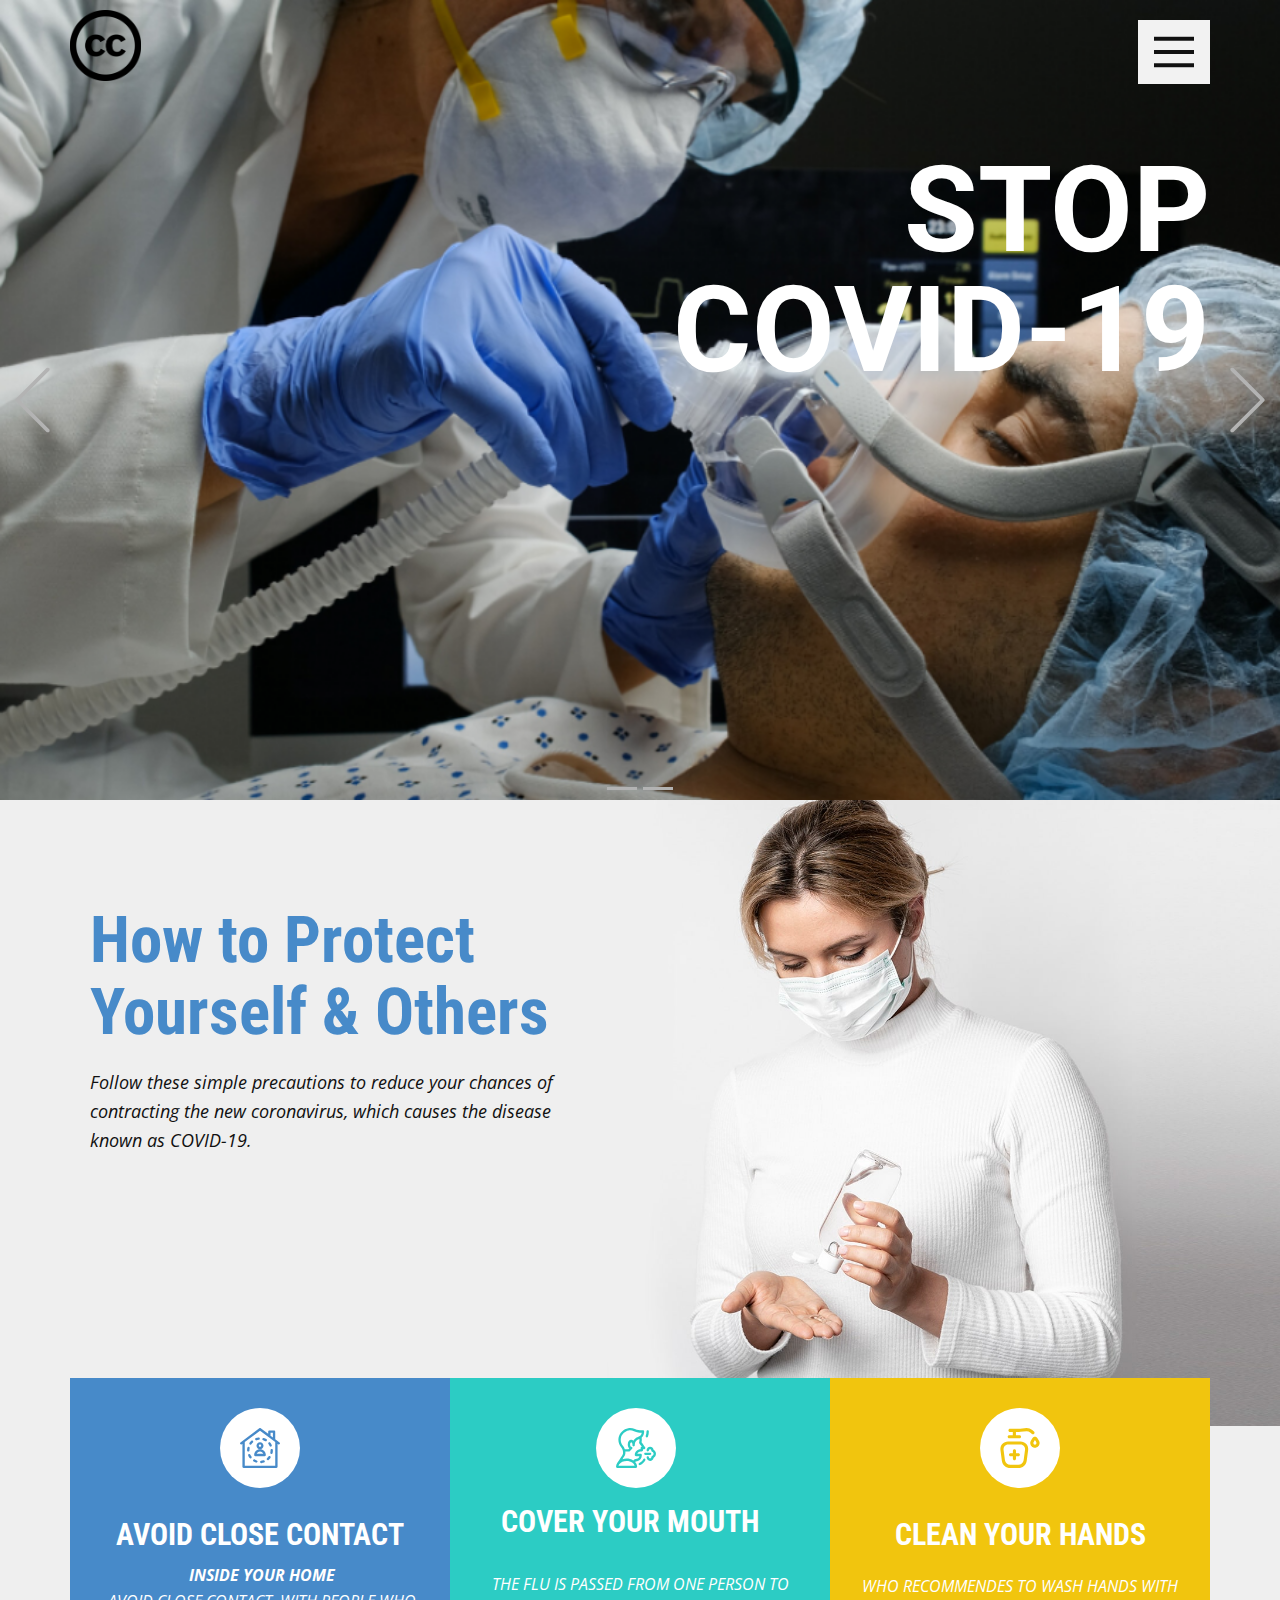
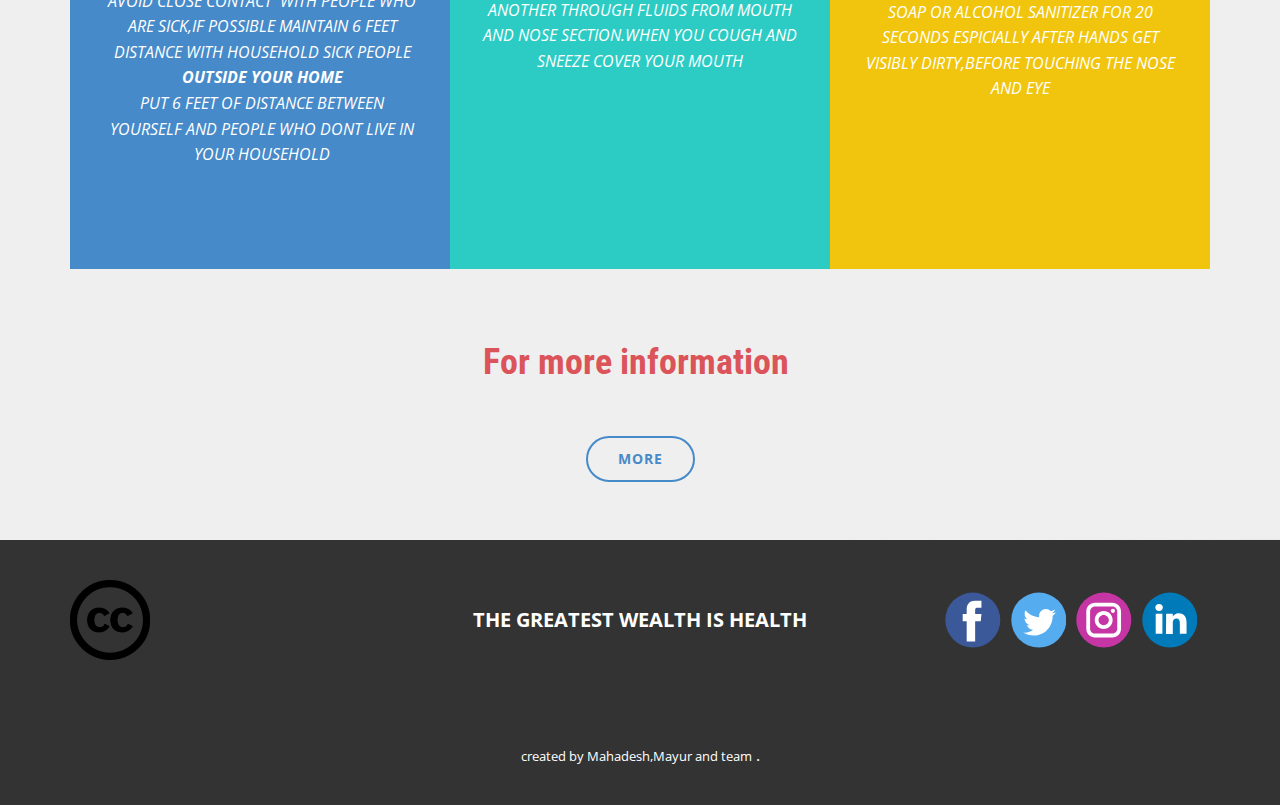
<file: Home.html>
<!DOCTYPE html>
<html style="font-size: 16px;">
  <head>
    <meta name="viewport" content="width=device-width, initial-scale=1.0">
    <meta charset="utf-8">
    <meta name="keywords" content="PREVENTcovid-19, How to Protect Yourself &amp; Others, Avoid close contact, Cover your mouth, Clean your hands, About us.">
    <meta name="description" content="">
    <meta name="page_type" content="np-template-header-footer-from-plugin">
    <title>COVIDCARE</title>
    <link rel="stylesheet" href="nicepage.css" media="screen">
<link rel="stylesheet" href="Home.css" media="screen">
    <script class="u-script" type="text/javascript" src="jquery.js" defer=""></script>
    <script class="u-script" type="text/javascript" src="nicepage.js" defer=""></script>
    <meta name="generator" content="Nicepage 3.16.1, nicepage.com">
    
    
    <link id="u-theme-google-font" rel="stylesheet" href="https://fonts.googleapis.com/css?family=Roboto:100,100i,300,300i,400,400i,500,500i,700,700i,900,900i|Open+Sans:300,300i,400,400i,600,600i,700,700i,800,800i">
    <link id="u-page-google-font" rel="stylesheet" href="https://fonts.googleapis.com/css?family=Roboto+Condensed:300,300i,400,400i,700,700i">
    
    
    
    <script type="application/ld+json">{
		"@context": "http://schema.org",
		"@type": "Organization",
		"name": "",
		"url": "index.html",
		"logo": "images/2047cf580362324d052cfd0fc09f6308f7522b32df0c757fa56e4b76dcbe9e122e3b0059b037ccae0e1ffd7ebeb2993af6ace4413e1147878470f3_1280.png",
		"sameAs": []
}</script>
    <meta property="og:title" content="Home">
    <meta property="og:type" content="website">
    <meta name="theme-color" content="#478ac9">
    <link rel="canonical" href="index.html">
    <meta property="og:url" content="index.html">
  </head>
  <body class="u-body u-overlap"><header class="u-clearfix u-header u-header" id="sec-947f"><div class="u-clearfix u-sheet u-sheet-1">
        <nav class="u-align-left u-menu u-menu-dropdown u-nav-spacing-25 u-offcanvas u-menu-1" data-responsive-from="XL">
          <div class="menu-collapse">
            <a class="u-button-style u-grey-5 u-nav-link" href="#" style="padding: 12px 16px; font-size: calc(1em + 24px);">
              <svg class="u-svg-link" preserveAspectRatio="xMidYMin slice" viewBox="0 0 302 302" style=""><use xmlns:xlink="http://www.w3.org/1999/xlink" xlink:href="#svg-7b92"></use></svg>
              <svg xmlns="http://www.w3.org/2000/svg" xmlns:xlink="http://www.w3.org/1999/xlink" version="1.1" id="svg-7b92" x="0px" y="0px" viewBox="0 0 302 302" style="enable-background:new 0 0 302 302;" xml:space="preserve" class="u-svg-content"><g><rect y="36" width="302" height="30"></rect><rect y="236" width="302" height="30"></rect><rect y="136" width="302" height="30"></rect>
</g><g></g><g></g><g></g><g></g><g></g><g></g><g></g><g></g><g></g><g></g><g></g><g></g><g></g><g></g><g></g></svg>
            </a>
          </div>
          <div class="u-custom-menu u-nav-container">
            <ul class="u-nav u-unstyled u-nav-1"><li class="u-nav-item"><a class="u-button-style u-nav-link u-text-active-palette-1-base u-text-hover-palette-2-base" href="Home.html" style="padding: 10px 20px;">Home</a>
</li><li class="u-nav-item"><a class="u-button-style u-nav-link u-text-active-palette-1-base u-text-hover-palette-2-base" href="About.html" style="padding: 10px 20px;">About</a>
</li></ul>
          </div>
          <div class="u-custom-menu u-nav-container-collapse">
            <div class="u-align-center u-black u-container-style u-inner-container-layout u-opacity u-opacity-95 u-sidenav">
              <div class="u-sidenav-overflow">
                <div class="u-menu-close"></div>
                <ul class="u-align-center u-nav u-popupmenu-items u-unstyled u-nav-2"><li class="u-nav-item"><a class="u-button-style u-nav-link" href="Home.html" style="padding: 10px 20px;">Home</a>
</li><li class="u-nav-item"><a class="u-button-style u-nav-link" href="About.html" style="padding: 10px 20px;">About</a>
</li></ul>
              </div>
            </div>
            <div class="u-black u-menu-overlay u-opacity u-opacity-70"></div>
          </div>
        </nav>
        <a class="u-image u-logo u-image-1" data-image-width="1278" data-image-height="1280">
          <img src="images/2047cf580362324d052cfd0fc09f6308f7522b32df0c757fa56e4b76dcbe9e122e3b0059b037ccae0e1ffd7ebeb2993af6ace4413e1147878470f3_1280.png" class="u-logo-image u-logo-image-1" data-image-width="70.677">
        </a>
      </div></header>
    <section class="u-carousel u-slide u-block-5cc3-1" id="carousel_c25a" data-interval="5000" data-u-ride="carousel">
      <ol class="u-absolute-hcenter u-carousel-indicators u-block-5cc3-2">
        <li data-u-target="#carousel_c25a" data-u-slide-to="0" class="u-active u-grey-30"></li>
        <li data-u-target="#carousel_c25a" class="u-grey-30" data-u-slide-to="1"></li>
      </ol>
      <div class="u-carousel-inner" role="listbox">
        <div class="u-active u-align-right u-carousel-item u-clearfix u-image u-section-1-1" data-image-width="1000" data-image-height="560">
          <div class="u-clearfix u-sheet u-sheet-1">
            <h1 class="u-text u-text-body-alt-color u-text-1">stop<br>covid-19
            </h1>
          </div>
        </div>
        <div class="u-align-right u-carousel-item u-clearfix u-image u-section-1-2" data-image-width="1280" data-image-height="720">
          <div class="u-clearfix u-sheet u-valign-middle u-sheet-1">
            <h1 class="u-align-center u-text u-text-body-alt-color u-text-1">stop<br>covid-19
            </h1>
          </div>
        </div>
      </div>
      <a class="u-absolute-vcenter u-carousel-control u-carousel-control-prev u-text-grey-30 u-block-5cc3-3" href="#carousel_c25a" role="button" data-u-slide="prev">
        <span aria-hidden="true">
          <svg viewBox="0 0 477.175 477.175"><path d="M145.188,238.575l215.5-215.5c5.3-5.3,5.3-13.8,0-19.1s-13.8-5.3-19.1,0l-225.1,225.1c-5.3,5.3-5.3,13.8,0,19.1l225.1,225
                    c2.6,2.6,6.1,4,9.5,4s6.9-1.3,9.5-4c5.3-5.3,5.3-13.8,0-19.1L145.188,238.575z"></path></svg>
        </span>
        <span class="sr-only">Previous</span>
      </a>
      <a class="u-absolute-vcenter u-carousel-control u-carousel-control-next u-text-grey-30 u-block-5cc3-4" href="#carousel_c25a" role="button" data-u-slide="next">
        <span aria-hidden="true">
          <svg viewBox="0 0 477.175 477.175"><path d="M360.731,229.075l-225.1-225.1c-5.3-5.3-13.8-5.3-19.1,0s-5.3,13.8,0,19.1l215.5,215.5l-215.5,215.5
                    c-5.3,5.3-5.3,13.8,0,19.1c2.6,2.6,6.1,4,9.5,4c3.4,0,6.9-1.3,9.5-4l225.1-225.1C365.931,242.875,365.931,234.275,360.731,229.075z"></path></svg>
        </span>
        <span class="sr-only">Next</span>
      </a>
    </section>
    <section class="u-align-center u-clearfix u-image u-section-2" id="carousel_5725" data-image-width="1900" data-image-height="1086">
      <div class="u-clearfix u-sheet u-sheet-1">
        <div class="u-clearfix u-layout-wrap u-layout-wrap-1">
          <div class="u-layout">
            <div class="u-layout-row">
              <div class="u-align-left u-container-style u-layout-cell u-left-cell u-size-26-xl u-size-27-lg u-size-28-md u-size-28-sm u-size-28-xs u-layout-cell-1">
                <div class="u-container-layout u-container-layout-1">
                  <h1 class="u-custom-font u-font-roboto-condensed u-text u-text-palette-1-base u-text-1">How to Protect Yourself &amp; Others</h1>
                  <p class="u-text u-text-2">Follow these simple precautions to reduce your chances of contracting the new coronavirus, which causes the disease known as COVID-19. </p>
                </div>
              </div>
              <div class="u-container-style u-image u-layout-cell u-right-cell u-size-32-md u-size-32-sm u-size-32-xs u-size-33-lg u-size-34-xl u-image-1">
                <div class="u-container-layout u-valign-bottom"></div>
              </div>
            </div>
          </div>
        </div>
        <div class="u-clearfix u-gutter-0 u-layout-wrap u-layout-wrap-2">
          <div class="u-gutter-0 u-layout">
            <div class="u-layout-row">
              <div class="u-container-style u-layout-cell u-left-cell u-palette-1-base u-size-20 u-layout-cell-3">
                <div class="u-container-layout u-container-layout-3"><span class="u-icon u-icon-circle u-spacing-20 u-text-palette-1-base u-white u-icon-1"><svg class="u-svg-link" preserveAspectRatio="xMidYMin slice" viewBox="0 0 512.002 512.002" style=""><use xmlns:xlink="http://www.w3.org/1999/xlink" xlink:href="#svg-30dd"></use></svg><svg xmlns="http://www.w3.org/2000/svg" id="svg-30dd" enable-background="new 0 0 512.002 512.002" viewBox="0 0 512.002 512.002" class="u-svg-content"><g><path d="m246.993 3.007-241 181c-6.625 4.975-7.961 14.378-2.986 21.002 4.983 6.634 14.388 7.954 21.002 2.986l6.992-5.251v294.257c0 8.284 6.716 15 15 15h420c8.284 0 15-6.716 15-15v-294.257l6.992 5.251c6.624 4.975 16.026 3.638 21.002-2.986 4.975-6.624 3.638-16.027-2.986-21.002l-55.008-41.313v-96.693c0-8.284-6.716-15-15-15h-60c-8.284 0-15 6.716-15 15v29.1l-95.992-72.094c-5.336-4.008-12.68-4.008-18.016 0zm144.009 57.994h30v59.162l-30-22.531zm60 119.212v301.788h-390v-301.788l195-146.452z"></path><path d="m256.001 271.001c-41.355 0-75 33.645-75 75 0 8.284 6.716 15 15 15h120c8.284 0 15-6.716 15-15 .001-41.355-33.645-75-75-75zm-42.43 60c6.191-17.461 22.874-30 42.43-30 19.557 0 36.239 12.539 42.43 30z"></path><path d="m301.002 226.001c0-24.813-20.188-45-45-45s-45 20.187-45 45 20.187 45 45 45 45-20.187 45-45zm-45.001 15c-8.271 0-15-6.729-15-15s6.729-15 15-15 15 6.729 15 15-6.728 15-15 15z"></path><path d="m213.223 157.915c8.894-2.969 18.145-5.007 27.496-6.06 8.232-.926 14.155-8.35 13.229-16.583s-8.352-14.161-16.583-13.229c-11.438 1.287-22.756 3.781-33.641 7.415-7.858 2.623-12.102 11.12-9.479 18.978 2.624 7.86 11.122 12.101 18.978 9.479z"></path><path d="m378.76 229.742c3.451 7.517 12.351 10.835 19.89 7.374 7.529-3.457 10.831-12.362 7.374-19.891-4.785-10.424-10.692-20.389-17.559-29.618-4.944-6.646-14.34-8.027-20.988-3.082-6.646 4.945-8.026 14.341-3.082 20.988 5.619 7.553 10.452 15.704 14.365 24.229z"></path><path d="m298.028 414.336c-8.911 2.916-18.174 4.9-27.532 5.897-8.237.878-14.204 8.268-13.326 16.505.876 8.224 8.255 14.206 16.505 13.326 11.445-1.22 22.777-3.648 33.683-7.217 7.874-2.576 12.168-11.048 9.591-18.921-2.576-7.873-11.049-12.17-18.921-9.59z"></path><path d="m296.529 157.186c8.952 2.813 17.643 6.588 25.83 11.219 7.165 4.054 16.337 1.583 20.44-5.671 4.079-7.211 1.54-16.363-5.671-20.441-10.016-5.665-20.649-10.284-31.605-13.727-7.904-2.483-16.324 1.91-18.807 9.813-2.484 7.903 1.91 16.323 9.813 18.807z"></path><path d="m214.717 414.576c-8.935-2.867-17.603-6.693-25.764-11.373-7.186-4.121-16.353-1.636-20.474 5.551s-1.635 16.353 5.551 20.474c9.982 5.724 20.588 10.405 31.521 13.913 7.87 2.527 16.33-1.797 18.865-9.7 2.532-7.888-1.811-16.334-9.699-18.865z"></path><path d="m405.817 269.237c-8.283.096-14.921 6.89-14.824 15.173.112 10.11-.879 20.038-2.903 29.625-1.711 8.106 3.473 16.064 11.579 17.775 8.121 1.711 16.067-3.487 17.774-11.579 2.577-12.207 3.69-24.463 3.548-36.17-.096-8.225-6.792-14.826-14.995-14.826-.06.001-.119.002-.179.002z"></path><path d="m165.879 165.153c-5.589-6.113-15.079-6.537-21.192-.948-8.477 7.751-16.167 16.411-22.855 25.738-4.828 6.732-3.284 16.104 3.448 20.931 6.702 4.806 16.082 3.314 20.931-3.448 5.479-7.639 11.777-14.732 18.721-21.082 6.113-5.59 6.537-15.078.947-21.191z"></path><path d="m345.414 407.376c5.555 6.147 15.04 6.625 21.187 1.072 8.521-7.702 16.262-16.316 23.005-25.604 4.867-6.704 3.378-16.084-3.326-20.951-6.707-4.868-16.085-3.376-20.951 3.326-5.522 7.607-11.861 14.663-18.843 20.971-6.147 5.555-6.627 15.04-1.072 21.186z"></path><path d="m132.913 341.538c-3.412-7.549-12.297-10.903-19.847-7.49-7.549 3.412-10.902 12.298-7.49 19.847 4.724 10.452 10.573 20.451 17.384 29.72 4.881 6.642 14.262 8.134 20.97 3.205 6.676-4.905 8.111-14.294 3.205-20.97-5.573-7.584-10.358-15.764-14.222-24.312z"></path><path d="m106.079 301.881c8.284-.042 14.966-6.791 14.925-15.075.04-.834-.356-12.917 2.748-28.065 1.664-8.116-3.567-16.043-11.683-17.706-8.117-1.664-16.043 3.567-17.706 11.683-3.727 18.182-3.337 33.782-3.359 34.239.042 8.259 6.749 14.925 14.999 14.925.024-.001.05-.001.076-.001z"></path>
</g></svg></span>
                  <h2 class="u-align-center u-custom-font u-font-roboto-condensed u-text u-text-3">Avoid close contact</h2>
                  <p class="u-align-center u-text u-text-4">
                    <span style="font-weight: 700;">INSIDE YOUR HOME</span>
                    <br>AVOID CLOSE CONTACT&nbsp; WITH PEOPLE WHO ARE SICK,IF POSSIBLE MAINTAIN 6 FEET DISTANCE WITH HOUSEHOLD SICK PEOPLE<br>
                    <span style="font-weight: 700;">OUTSIDE YOUR HOME</span>
                    <br>PUT 6 FEET OF DISTANCE BETWEEN YOURSELF AND PEOPLE WHO DONT LIVE IN YOUR HOUSEHOLD
                  </p>
                </div>
              </div>
              <div class="u-align-center u-container-style u-layout-cell u-palette-4-base u-size-20 u-layout-cell-4">
                <div class="u-container-layout u-container-layout-4"><span class="u-icon u-icon-circle u-spacing-20 u-text-palette-4-base u-white u-icon-2"><svg class="u-svg-link" preserveAspectRatio="xMidYMin slice" viewBox="0 0 511.988 511.988" style=""><use xmlns:xlink="http://www.w3.org/1999/xlink" xlink:href="#svg-7283"></use></svg><svg xmlns="http://www.w3.org/2000/svg" id="svg-7283" enable-background="new 0 0 511.988 511.988" viewBox="0 0 511.988 511.988" class="u-svg-content"><g><path d="m394.389 120.991c5.953 0 11.586-3.568 13.932-9.433 7.964-19.911 12.174-42.93 12.174-66.571 0-8.284-6.716-15-15-15s-15 6.716-15 15c0 19.861-3.468 39.028-10.027 55.429-3.949 9.869 3.359 20.575 13.921 20.575z"></path><path d="m369.103 392.639c-7.374-3.778-16.412-.865-20.19 6.507-10.969 21.402-29.011 38.427-50.801 47.938-7.592 3.314-11.061 12.156-7.746 19.748 2.461 5.639 7.972 9.003 13.755 9.003 2.003 0 4.04-.404 5.993-1.257 28.118-12.273 51.378-34.203 65.496-61.75 3.778-7.371.865-16.411-6.507-20.189z"></path><path d="m270.401 424.406c34.82-6.506 60.093-37.381 60.093-73.414v-5.005c0-8.284-6.716-15-15-15h-43.014c5.494-17.372 21.766-30 40.931-30h17.083c8.284 0 15-6.716 15-15v-15h15.001c5.55 0 10.646-3.064 13.249-7.967 2.603-4.902 2.285-10.84-.824-15.437-9.311-13.822-34.455-50.249-45.998-63.923 4.356-19.608 4.779-40.186.997-60.413 21.237-18.305 32.576-45.048 32.576-78.26 0-8.284-6.715-14.999-14.998-15-17.758-1.279-53.55 5.654-103.459-16.828-26.537-11.952-56.084-15.866-85.435-11.316-57.177 8.86-111.914 61.244-123.186 119.144-8.841 45.42 2.856 91.465 32.092 126.328 15.953 19.024 24.826 43.17 24.984 67.893 0 24.122-2.744 23.698-73.427 131.059-10.826 15.303-16.573 32.615-16.573 50.721 0 8.284 6.716 15 15 15h240c8.284 0 15-6.716 15-15 0-22.997-9.278-44.713-26.456-62.657 5.153-4.19 14.234-7.659 26.364-9.925zm-181.905-196.367c-23.393-27.896-32.735-64.825-25.632-101.32 8.854-45.48 52.966-88.2 98.332-95.23 23.603-3.658 47.295-.537 68.52 9.024 52.458 23.629 92.628 18.819 99.725 19.473-2.735 18.43-10.794 32.775-24.076 42.925-2.017.836-3.772 2.075-5.198 3.603-5.457 3.406-11.645 6.222-18.56 8.442-25.831 8.291-46.517 25.783-58.778 48.048-7.528-7.57-16.971-12.016-27.334-12.016-25.233 0-45 26.355-45 60 0 20.79 7.546 38.795 19.267 49.52l-10.479 10.48h-46.416c-5.426-15.574-13.65-30.165-24.371-42.949zm31.997 87.074c-.03-4.734-.309-9.449-.826-14.125h45.827c3.979 0 7.794-1.58 10.606-4.393l30-30c4.29-4.29 5.573-10.742 3.252-16.347-2.322-5.605-7.791-9.26-13.858-9.26-6.116 0-15-11.687-15-30s8.884-30 15-30 15 11.687 15 30v11.046c0 8.284 6.716 15 15 15s15-6.716 15-15v-11.046c0-30.702 20.206-57.814 50.28-67.467 3.181-1.021 6.249-2.156 9.226-3.381 1.367 15.262-.167 30.11-4.121 43.932-1.812 6.331.726 12.991 6.035 16.565 4.091 4.071 16.65 21.203 30.049 40.351h-1.471c-8.284 0-15 6.716-15 15v15h-2.083c-40.206 0-72.916 32.71-72.916 72.916v2.084c0 8.284 6.716 15 15 15h43.906c-3.8 17.094-17.153 30.686-34.51 33.929-20.306 3.794-35.164 10.605-44.439 20.328-39.787-25.022-92.803-29.403-136.686-15.34 32.215-48.802 36.729-58.515 36.729-84.792zm-87.861 166.875c1.674-5.798 4.323-11.42 7.87-16.769.012-.017.026-.032.037-.049.137-.209.271-.412.408-.62 31.835-46.796 119.085-57.689 170.399-19.202 13.823 10.367 23.078 23.027 27.009 36.64z"></path><path d="m360.494 330.988c0 8.284 6.716 15 15 15h61c8.284 0 15-6.716 15-15s-6.716-15-15-15h-61c-8.284 0-15 6.715-15 15z"></path><path d="m480.901 278.676c-3.502-21.349-22.081-37.689-44.406-37.689-24.813 0-45 20.187-45 45 0 8.284 6.716 15 15 15s15-6.716 15-15c0-8.271 6.729-15 15-15s15 6.729 15 15v2.561c0 6.357 4.008 12.024 10.001 14.143 11.962 4.228 19.999 15.6 19.999 28.297s-8.037 24.069-19.999 28.297c-5.993 2.118-10.001 7.785-10.001 14.143v2.561c0 8.271-6.729 15-15 15s-15-6.729-15-15c0-8.284-6.716-15-15-15s-15 6.716-15 15c0 24.813 20.187 45 45 45 22.325 0 40.904-16.34 44.406-37.689 18.638-10.492 30.594-30.417 30.594-52.311s-11.957-41.82-30.594-52.313z"></path>
</g></svg></span>
                  <h2 class="u-custom-font u-font-roboto-condensed u-text u-text-5">Cover your mouth</h2>
                  <p class="u-text u-text-6">THE FLU IS PASSED FROM ONE PERSON TO ANOTHER THROUGH FLUIDS FROM MOUTH AND NOSE SECTION.WHEN YOU COUGH AND SNEEZE COVER YOUR MOUTH</p>
                </div>
              </div>
              <div class="u-align-center u-container-style u-layout-cell u-palette-3-base u-right-cell u-size-20 u-layout-cell-5">
                <div class="u-container-layout u-container-layout-5"><span class="u-icon u-icon-circle u-spacing-20 u-text-palette-3-base u-white u-icon-3"><svg class="u-svg-link" preserveAspectRatio="xMidYMin slice" viewBox="0 0 512 512" style=""><use xmlns:xlink="http://www.w3.org/1999/xlink" xlink:href="#svg-7e1b"></use></svg><svg xmlns="http://www.w3.org/2000/svg" id="svg-7e1b" enable-background="new 0 0 512 512" viewBox="0 0 512 512" class="u-svg-content"><path d="m262.761 172h-159.534c-28.305 0-55.234 12.216-73.884 33.516-18.661 21.313-27.217 49.644-23.475 77.729l17.965 134.802c3.467 26.011 16.244 49.856 35.979 67.143 19.737 17.289 45.054 26.81 71.287 26.81h103.789c26.233 0 51.551-9.521 71.288-26.81 19.734-17.287 32.512-41.132 35.978-67.143l17.966-134.803c3.742-28.084-4.814-56.415-23.476-77.728-18.649-21.3-45.579-33.516-73.883-33.516zm57.709 105.96-17.966 134.803c-4.5 33.77-33.568 59.236-67.616 59.236h-103.789c-34.048 0-63.116-25.466-67.616-59.237l-17.965-134.801c-2.22-16.656 2.854-33.457 13.919-46.095 11.055-12.625 27.016-19.866 43.79-19.866h159.533c16.774 0 32.735 7.241 43.79 19.866 11.066 12.638 16.139 29.439 13.92 46.094zm116.732-203.97c-3.956 4.631-9.569 7.01-15.218 7.011-4.595 0-9.212-1.575-12.979-4.793l-22.92-19.577c-12.479-10.659-27.657-16.395-43.957-16.623l-79.887 8.669c-14.208 1.541-28.655 2.323-42.942 2.323h-15.305v41h46c11.046 0 20 8.954 20 20s-8.954 20-20 20h-132c-11.046 0-20-8.954-20-20s8.954-20 20-20h46v-41h-36c-11.046 0-20-8.954-20-20s8.954-20 20-20h91.305c12.851 0 25.847-.703 38.627-2.09l81.027-8.793c.717-.078 1.437-.117 2.158-.117 26.34 0 50.874 9.065 70.952 26.215l22.92 19.577c8.4 7.174 9.393 19.799 2.219 28.198zm-182.208 269.01c0 11.046-8.954 20-20 20h-30v30c0 11.046-8.954 20-20 20s-20-8.954-20-20v-30h-30c-11.046 0-20-8.954-20-20s8.954-20 20-20h30v-30c0-11.046 8.954-20 20-20s20 8.954 20 20v30h30c11.046 0 20 8.954 20 20zm252-150.447c0 33.331-26.916 60.447-60 60.447s-60-27.117-60-60.447c0-9.654 3.071-26.782 29.624-63.896 7.015-9.804 18.37-15.657 30.376-15.657s23.361 5.853 30.376 15.657c26.553 37.114 29.624 54.241 29.624 63.896zm-40 .013c-.01-.233-.615-9.886-20-37.588-19.526 27.905-19.998 37.495-20 37.592 0 11.257 8.972 20.43 20 20.43 11.024 0 19.993-9.165 20-20.434z"></path></svg></span>
                  <h2 class="u-custom-font u-font-roboto-condensed u-text u-text-body-alt-color u-text-7">Clean your hands</h2>
                  <p class="u-text u-text-body-alt-color u-text-8">WHO RECOMMENDES TO WASH HANDS WITH SOAP OR ALCOHOL SANITIZER FOR 20 SECONDS ESPICIALLY AFTER HANDS GET VISIBLY DIRTY,BEFORE TOUCHING THE NOSE AND EYE</p>
                </div>
              </div>
            </div>
          </div>
        </div>
        <h2 class="u-custom-font u-font-roboto-condensed u-text u-text-palette-2-base u-text-9">&nbsp;For more information&nbsp;&nbsp;</h2>
        <a href="https://www.who.int/emergencies/diseases/novel-coronavirus-2019/advice-for-public" class="u-border-2 u-border-hover-palette-1-base u-border-palette-1-base u-btn u-btn-round u-button-style u-hover-palette-1-base u-none u-radius-50 u-btn-1">more</a>
      </div>
    </section>
    
    
    <footer class="u-align-center-md u-align-center-sm u-align-center-xs u-clearfix u-footer u-grey-80" id="sec-9d5a"><div class="u-clearfix u-sheet u-sheet-1">
        <a class="u-image u-logo u-image-1" data-image-width="1278" data-image-height="1280">
          <img src="images/2047cf580362324d052cfd0fc09f6308f7522b32df0c757fa56e4b76dcbe9e122e3b0059b037ccae0e1ffd7ebeb2993af6ace4413e1147878470f3_12802.png" class="u-logo-image u-logo-image-1" data-image-width="80">
        </a>
        <div class="u-align-left u-social-icons u-spacing-10 u-social-icons-1">
          <a class="u-social-url" title="facebook" target="_blank" href=""><span class="u-icon u-icon-circle u-social-facebook u-social-icon u-icon-1"><svg class="u-svg-link" preserveAspectRatio="xMidYMin slice" viewBox="0 0 112 112" style=""><use xmlns:xlink="http://www.w3.org/1999/xlink" xlink:href="#svg-6102"></use></svg><svg class="u-svg-content" viewBox="0 0 112 112" x="0" y="0" id="svg-6102"><circle fill="currentColor" cx="56.1" cy="56.1" r="55"></circle><path fill="#FFFFFF" d="M73.5,31.6h-9.1c-1.4,0-3.6,0.8-3.6,3.9v8.5h12.6L72,58.3H60.8v40.8H43.9V58.3h-8V43.9h8v-9.2
            c0-6.7,3.1-17,17-17h12.5v13.9H73.5z"></path></svg></span>
          </a>
          <a class="u-social-url" title="twitter" target="_blank" href=""><span class="u-icon u-icon-circle u-social-icon u-social-twitter u-icon-2"><svg class="u-svg-link" preserveAspectRatio="xMidYMin slice" viewBox="0 0 112 112" style=""><use xmlns:xlink="http://www.w3.org/1999/xlink" xlink:href="#svg-e6ef"></use></svg><svg class="u-svg-content" viewBox="0 0 112 112" x="0" y="0" id="svg-e6ef"><circle fill="currentColor" class="st0" cx="56.1" cy="56.1" r="55"></circle><path fill="#FFFFFF" d="M83.8,47.3c0,0.6,0,1.2,0,1.7c0,17.7-13.5,38.2-38.2,38.2C38,87.2,31,85,25,81.2c1,0.1,2.1,0.2,3.2,0.2
            c6.3,0,12.1-2.1,16.7-5.7c-5.9-0.1-10.8-4-12.5-9.3c0.8,0.2,1.7,0.2,2.5,0.2c1.2,0,2.4-0.2,3.5-0.5c-6.1-1.2-10.8-6.7-10.8-13.1
            c0-0.1,0-0.1,0-0.2c1.8,1,3.9,1.6,6.1,1.7c-3.6-2.4-6-6.5-6-11.2c0-2.5,0.7-4.8,1.8-6.7c6.6,8.1,16.5,13.5,27.6,14
            c-0.2-1-0.3-2-0.3-3.1c0-7.4,6-13.4,13.4-13.4c3.9,0,7.3,1.6,9.8,4.2c3.1-0.6,5.9-1.7,8.5-3.3c-1,3.1-3.1,5.8-5.9,7.4
            c2.7-0.3,5.3-1,7.7-2.1C88.7,43,86.4,45.4,83.8,47.3z"></path></svg></span>
          </a>
          <a class="u-social-url" title="instagram" target="_blank" href=""><span class="u-icon u-icon-circle u-social-icon u-social-instagram u-icon-3"><svg class="u-svg-link" preserveAspectRatio="xMidYMin slice" viewBox="0 0 112 112" style=""><use xmlns:xlink="http://www.w3.org/1999/xlink" xlink:href="#svg-7e96"></use></svg><svg class="u-svg-content" viewBox="0 0 112 112" x="0" y="0" id="svg-7e96"><circle fill="currentColor" cx="56.1" cy="56.1" r="55"></circle><path fill="#FFFFFF" d="M55.9,38.2c-9.9,0-17.9,8-17.9,17.9C38,66,46,74,55.9,74c9.9,0,17.9-8,17.9-17.9C73.8,46.2,65.8,38.2,55.9,38.2
            z M55.9,66.4c-5.7,0-10.3-4.6-10.3-10.3c-0.1-5.7,4.6-10.3,10.3-10.3c5.7,0,10.3,4.6,10.3,10.3C66.2,61.8,61.6,66.4,55.9,66.4z"></path><path fill="#FFFFFF" d="M74.3,33.5c-2.3,0-4.2,1.9-4.2,4.2s1.9,4.2,4.2,4.2s4.2-1.9,4.2-4.2S76.6,33.5,74.3,33.5z"></path><path fill="#FFFFFF" d="M73.1,21.3H38.6c-9.7,0-17.5,7.9-17.5,17.5v34.5c0,9.7,7.9,17.6,17.5,17.6h34.5c9.7,0,17.5-7.9,17.5-17.5V38.8
            C90.6,29.1,82.7,21.3,73.1,21.3z M83,73.3c0,5.5-4.5,9.9-9.9,9.9H38.6c-5.5,0-9.9-4.5-9.9-9.9V38.8c0-5.5,4.5-9.9,9.9-9.9h34.5
            c5.5,0,9.9,4.5,9.9,9.9V73.3z"></path></svg></span>
          </a>
          <a class="u-social-url" title="linkedin" target="_blank" href=""><span class="u-icon u-icon-circle u-social-icon u-social-linkedin u-icon-4"><svg class="u-svg-link" preserveAspectRatio="xMidYMin slice" viewBox="0 0 112 112" style=""><use xmlns:xlink="http://www.w3.org/1999/xlink" xlink:href="#svg-3de7"></use></svg><svg class="u-svg-content" viewBox="0 0 112 112" x="0" y="0" id="svg-3de7"><circle fill="currentColor" cx="56.1" cy="56.1" r="55"></circle><path fill="#FFFFFF" d="M41.3,83.7H27.9V43.4h13.4V83.7z M34.6,37.9L34.6,37.9c-4.6,0-7.5-3.1-7.5-7c0-4,3-7,7.6-7s7.4,3,7.5,7
            C42.2,34.8,39.2,37.9,34.6,37.9z M89.6,83.7H76.2V62.2c0-5.4-1.9-9.1-6.8-9.1c-3.7,0-5.9,2.5-6.9,4.9c-0.4,0.9-0.4,2.1-0.4,3.3v22.5
            H48.7c0,0,0.2-36.5,0-40.3h13.4v5.7c1.8-2.7,5-6.7,12.1-6.7c8.8,0,15.4,5.8,15.4,18.1V83.7z"></path></svg></span>
          </a>
        </div>
        <p class="u-align-center-lg u-align-center-md u-align-center-xl u-text u-text-1">THE GREATEST WEALTH IS HEALTH</p>
      </div></footer>
    <section class="u-backlink u-clearfix u-grey-80">
      <p class="u-text">
        <span>created by Mahadesh,Mayur and team</span>
      </p>
      </a>. 
    </section>
  </body>
</html>
</file>
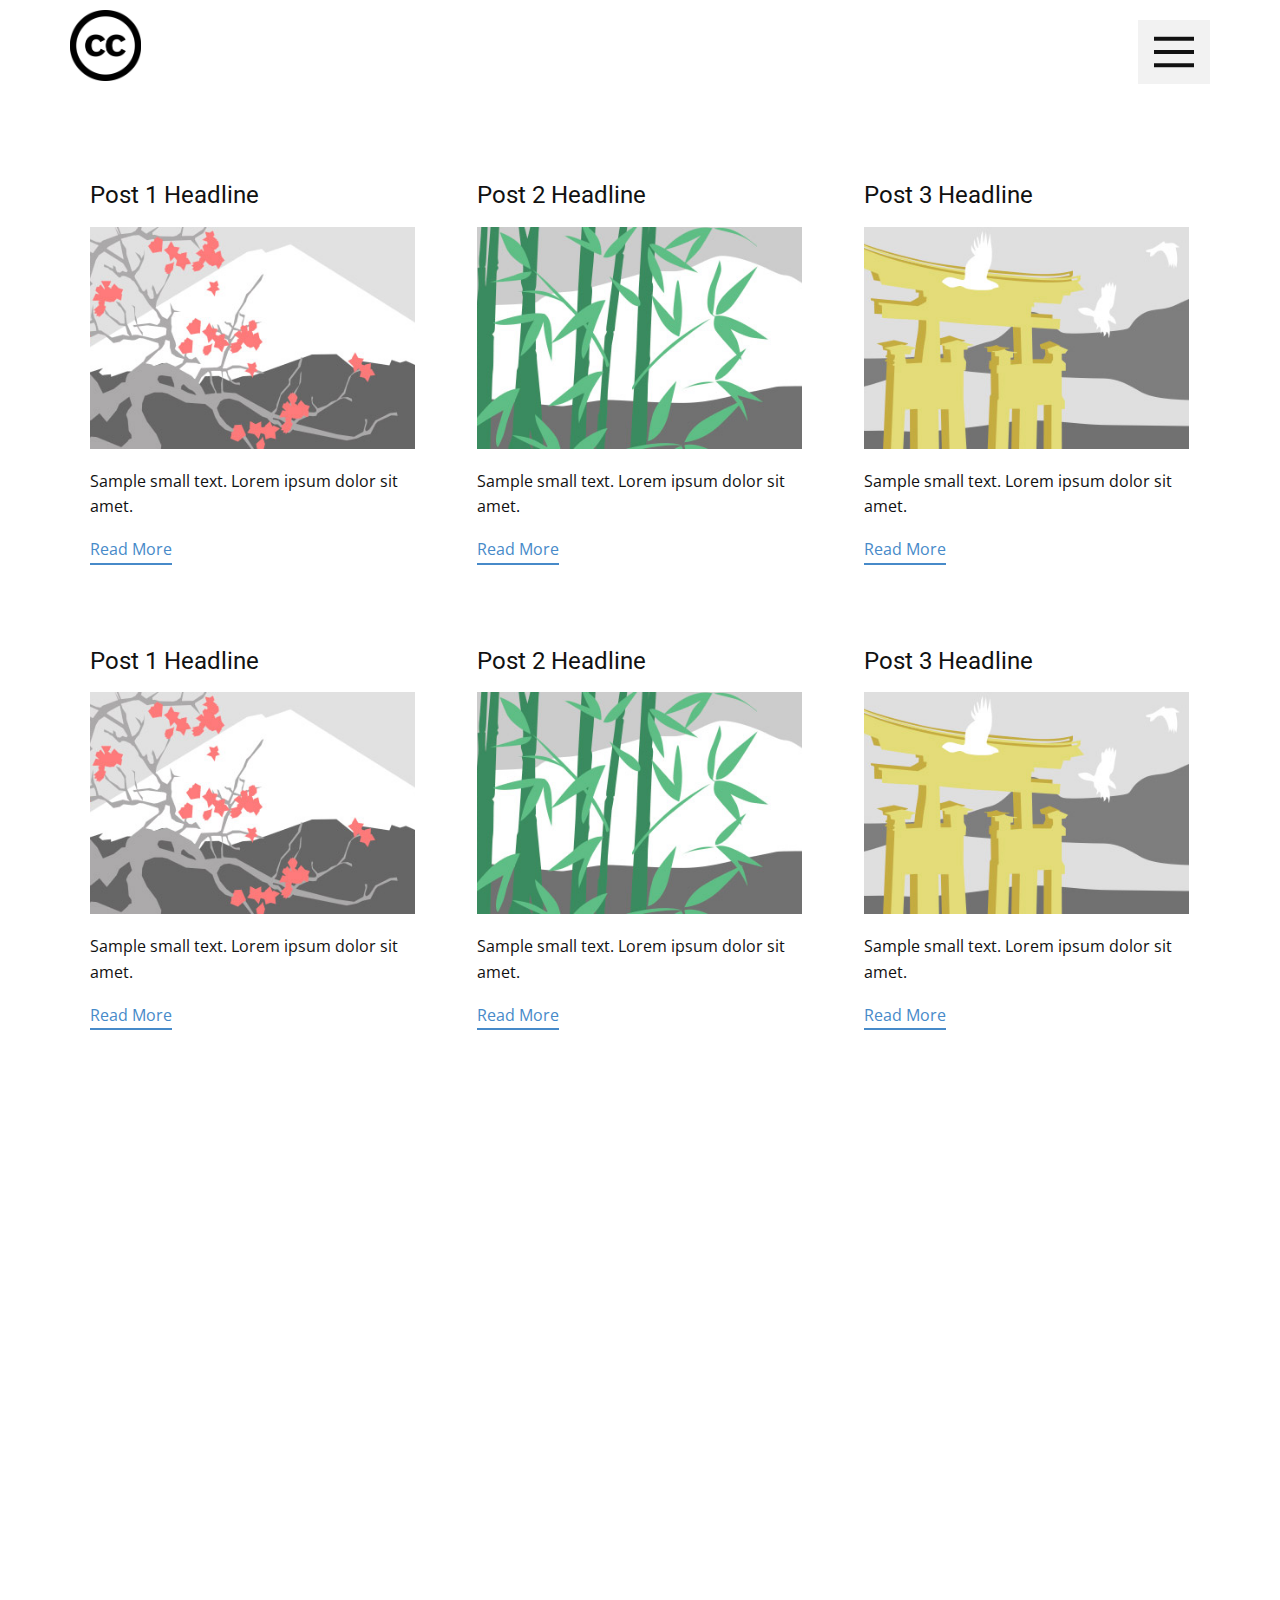
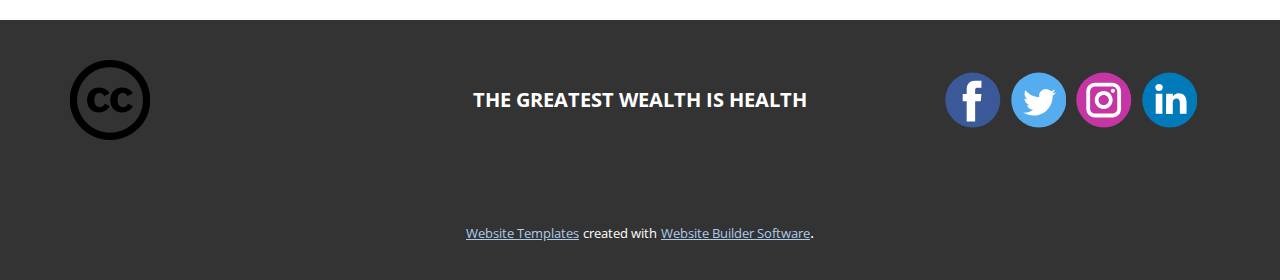
<file: blog/blog.html>
<html style="font-size: 16px;"><head>
    <meta name="viewport" content="width=device-width, initial-scale=1.0">
    <meta charset="utf-8">
    <meta name="keywords" content="">
    <meta name="description" content="">
    <meta name="page_type" content="np-template-header-footer-from-plugin">
    <title>Blog Template</title>
    <link rel="stylesheet" href="../nicepage.css" media="screen">
<link rel="stylesheet" href="../Blog-Template.css" media="screen">
    <script class="u-script" type="text/javascript" src="../jquery.js" defer=""></script>
    <script class="u-script" type="text/javascript" src="../nicepage.js" defer=""></script>
    <meta name="generator" content="Nicepage 3.16.1, nicepage.com">
    <link id="u-theme-google-font" rel="stylesheet" href="https://fonts.googleapis.com/css?family=Roboto:100,100i,300,300i,400,400i,500,500i,700,700i,900,900i|Open+Sans:300,300i,400,400i,600,600i,700,700i,800,800i">
    
    
    
    <script type="application/ld+json">{
		"@context": "http://schema.org",
		"@type": "Organization",
		"name": "",
		"url": "index.html",
		"logo": "images/2047cf580362324d052cfd0fc09f6308f7522b32df0c757fa56e4b76dcbe9e122e3b0059b037ccae0e1ffd7ebeb2993af6ace4413e1147878470f3_1280.png",
		"sameAs": []
}</script>
    <meta property="og:title" content="Blog Template">
    <meta property="og:type" content="website">
    <meta name="theme-color" content="#478ac9">
    <link rel="canonical" href="../index.html">
    <meta property="og:url" content="index.html">
  </head>
  <body class="u-body"><header class="u-clearfix u-header u-header" id="sec-947f"><div class="u-clearfix u-sheet u-sheet-1">
        <nav class="u-align-left u-menu u-menu-dropdown u-nav-spacing-25 u-offcanvas u-menu-1" data-responsive-from="XL">
          <div class="menu-collapse">
            <a class="u-button-style u-grey-5 u-nav-link" href="#" style="padding: 12px 16px; font-size: calc(1em + 24px);">
              <svg class="u-svg-link" preserveAspectRatio="xMidYMin slice" viewBox="0 0 302 302" style=""><use xmlns:xlink="http://www.w3.org/1999/xlink" xlink:href="#svg-7b92"></use></svg>
              <svg xmlns="http://www.w3.org/2000/svg" xmlns:xlink="http://www.w3.org/1999/xlink" version="1.1" id="svg-7b92" x="0px" y="0px" viewBox="0 0 302 302" style="enable-background:new 0 0 302 302;" xml:space="preserve" class="u-svg-content"><g><rect y="36" width="302" height="30"></rect><rect y="236" width="302" height="30"></rect><rect y="136" width="302" height="30"></rect>
</g><g></g><g></g><g></g><g></g><g></g><g></g><g></g><g></g><g></g><g></g><g></g><g></g><g></g><g></g><g></g></svg>
            </a>
          </div>
          <div class="u-custom-menu u-nav-container">
            <ul class="u-nav u-unstyled u-nav-1"><li class="u-nav-item"><a class="u-button-style u-nav-link u-text-active-palette-1-base u-text-hover-palette-2-base" href="../Home.html" style="padding: 10px 20px;">Home</a>
</li><li class="u-nav-item"><a class="u-button-style u-nav-link u-text-active-palette-1-base u-text-hover-palette-2-base" href="../About.html" style="padding: 10px 20px;">About</a>
</li></ul>
          </div>
          <div class="u-custom-menu u-nav-container-collapse">
            <div class="u-align-center u-black u-container-style u-inner-container-layout u-opacity u-opacity-95 u-sidenav">
              <div class="u-sidenav-overflow">
                <div class="u-menu-close"></div>
                <ul class="u-align-center u-nav u-popupmenu-items u-unstyled u-nav-2"><li class="u-nav-item"><a class="u-button-style u-nav-link" href="../Home.html" style="padding: 10px 20px;">Home</a>
</li><li class="u-nav-item"><a class="u-button-style u-nav-link" href="../About.html" style="padding: 10px 20px;">About</a>
</li></ul>
              </div>
            </div>
            <div class="u-black u-menu-overlay u-opacity u-opacity-70"></div>
          </div>
        </nav>
        <a href="https://nicepage.com" class="u-image u-logo u-image-1" data-image-width="1278" data-image-height="1280">
          <img src="../images/2047cf580362324d052cfd0fc09f6308f7522b32df0c757fa56e4b76dcbe9e122e3b0059b037ccae0e1ffd7ebeb2993af6ace4413e1147878470f3_1280.png" class="u-logo-image u-logo-image-1" data-image-width="70.677">
        </a>
      </div></header>
    <section class="u-clearfix u-section-1" id="sec-da5c">
      <div class="u-clearfix u-sheet u-valign-middle u-sheet-1"><!--blog--><!--blog_options_json--><!--{"type":"Recent","source":"","tags":"","count":""}--><!--/blog_options_json-->
        <div class="u-blog u-expanded-width u-repeater u-repeater-1"><!--blog_post-->
          <div class="u-blog-post u-container-style u-repeater-item u-white u-repeater-item-1">
            <div class="u-container-layout u-similar-container u-valign-top u-container-layout-1"><!--blog_post_header-->
              <h4 class="u-blog-control u-text u-text-1">
                <a class="u-post-header-link" href="../blog/post.html"><!--blog_post_header_content-->Post 1 Headline<!--/blog_post_header_content--></a>
              </h4><!--/blog_post_header--><!--blog_post_image-->
              <a class="u-post-header-link" href="../blog/post.html"><img alt="" class="u-blog-control u-expanded-width u-image u-image-default u-image-1" src="[data-uri]"></a><!--/blog_post_image--><!--blog_post_content-->
              <div class="u-blog-control u-post-content u-text u-text-2 fr-view">Sample small text. Lorem ipsum dolor sit amet.</div><!--/blog_post_content--><!--blog_post_readmore-->
              <a href="../blog/post.html" class="u-blog-control u-border-2 u-border-palette-1-base u-btn u-btn-rectangle u-button-style u-none u-btn-1"><!--blog_post_readmore_content-->Read More<!--/blog_post_readmore_content--></a><!--/blog_post_readmore-->
            </div>
          </div><div class="u-blog-post u-container-style u-repeater-item u-video-cover u-white">
            <div class="u-container-layout u-similar-container u-valign-top u-container-layout-2"><!--blog_post_header-->
              <h4 class="u-blog-control u-text u-text-3">
                <a class="u-post-header-link" href="../blog/post-1.html"><!--blog_post_header_content-->Post 2 Headline<!--/blog_post_header_content--></a>
              </h4><!--/blog_post_header--><!--blog_post_image-->
              <a class="u-post-header-link" href="../blog/post-1.html"><img alt="" class="u-blog-control u-expanded-width u-image u-image-default u-image-2" src="[data-uri]"></a><!--/blog_post_image--><!--blog_post_content-->
              <div class="u-blog-control u-post-content u-text u-text-4 fr-view">Sample small text. Lorem ipsum dolor sit amet.</div><!--/blog_post_content--><!--blog_post_readmore-->
              <a href="../blog/post-1.html" class="u-blog-control u-border-2 u-border-palette-1-base u-btn u-btn-rectangle u-button-style u-none u-btn-2"><!--blog_post_readmore_content-->Read More<!--/blog_post_readmore_content--></a><!--/blog_post_readmore-->
            </div>
          </div><div class="u-blog-post u-container-style u-repeater-item u-video-cover u-white">
            <div class="u-container-layout u-similar-container u-valign-top u-container-layout-3"><!--blog_post_header-->
              <h4 class="u-blog-control u-text u-text-5">
                <a class="u-post-header-link" href="../blog/post-2.html"><!--blog_post_header_content-->Post 3 Headline<!--/blog_post_header_content--></a>
              </h4><!--/blog_post_header--><!--blog_post_image-->
              <a class="u-post-header-link" href="../blog/post-2.html"><img alt="" class="u-blog-control u-expanded-width u-image u-image-default u-image-3" src="[data-uri]"></a><!--/blog_post_image--><!--blog_post_content-->
              <div class="u-blog-control u-post-content u-text u-text-6 fr-view">Sample small text. Lorem ipsum dolor sit amet.</div><!--/blog_post_content--><!--blog_post_readmore-->
              <a href="../blog/post-2.html" class="u-blog-control u-border-2 u-border-palette-1-base u-btn u-btn-rectangle u-button-style u-none u-btn-3"><!--blog_post_readmore_content-->Read More<!--/blog_post_readmore_content--></a><!--/blog_post_readmore-->
            </div>
          </div><div class="u-blog-post u-container-style u-repeater-item u-white u-repeater-item-1">
            <div class="u-container-layout u-similar-container u-valign-top u-container-layout-1"><!--blog_post_header-->
              <h4 class="u-blog-control u-text u-text-1">
                <a class="u-post-header-link" href="../blog/post-3.html"><!--blog_post_header_content-->Post 1 Headline<!--/blog_post_header_content--></a>
              </h4><!--/blog_post_header--><!--blog_post_image-->
              <a class="u-post-header-link" href="../blog/post-3.html"><img alt="" class="u-blog-control u-expanded-width u-image u-image-default u-image-1" src="[data-uri]"></a><!--/blog_post_image--><!--blog_post_content-->
              <div class="u-blog-control u-post-content u-text u-text-2 fr-view">Sample small text. Lorem ipsum dolor sit amet.</div><!--/blog_post_content--><!--blog_post_readmore-->
              <a href="../blog/post-3.html" class="u-blog-control u-border-2 u-border-palette-1-base u-btn u-btn-rectangle u-button-style u-none u-btn-1"><!--blog_post_readmore_content-->Read More<!--/blog_post_readmore_content--></a><!--/blog_post_readmore-->
            </div>
          </div><div class="u-blog-post u-container-style u-repeater-item u-video-cover u-white">
            <div class="u-container-layout u-similar-container u-valign-top u-container-layout-2"><!--blog_post_header-->
              <h4 class="u-blog-control u-text u-text-3">
                <a class="u-post-header-link" href="../blog/post-4.html"><!--blog_post_header_content-->Post 2 Headline<!--/blog_post_header_content--></a>
              </h4><!--/blog_post_header--><!--blog_post_image-->
              <a class="u-post-header-link" href="../blog/post-4.html"><img alt="" class="u-blog-control u-expanded-width u-image u-image-default u-image-2" src="[data-uri]"></a><!--/blog_post_image--><!--blog_post_content-->
              <div class="u-blog-control u-post-content u-text u-text-4 fr-view">Sample small text. Lorem ipsum dolor sit amet.</div><!--/blog_post_content--><!--blog_post_readmore-->
              <a href="../blog/post-4.html" class="u-blog-control u-border-2 u-border-palette-1-base u-btn u-btn-rectangle u-button-style u-none u-btn-2"><!--blog_post_readmore_content-->Read More<!--/blog_post_readmore_content--></a><!--/blog_post_readmore-->
            </div>
          </div><div class="u-blog-post u-container-style u-repeater-item u-video-cover u-white">
            <div class="u-container-layout u-similar-container u-valign-top u-container-layout-3"><!--blog_post_header-->
              <h4 class="u-blog-control u-text u-text-5">
                <a class="u-post-header-link" href="../blog/post-5.html"><!--blog_post_header_content-->Post 3 Headline<!--/blog_post_header_content--></a>
              </h4><!--/blog_post_header--><!--blog_post_image-->
              <a class="u-post-header-link" href="../blog/post-5.html"><img alt="" class="u-blog-control u-expanded-width u-image u-image-default u-image-3" src="[data-uri]"></a><!--/blog_post_image--><!--blog_post_content-->
              <div class="u-blog-control u-post-content u-text u-text-6 fr-view">Sample small text. Lorem ipsum dolor sit amet.</div><!--/blog_post_content--><!--blog_post_readmore-->
              <a href="../blog/post-5.html" class="u-blog-control u-border-2 u-border-palette-1-base u-btn u-btn-rectangle u-button-style u-none u-btn-3"><!--blog_post_readmore_content-->Read More<!--/blog_post_readmore_content--></a><!--/blog_post_readmore-->
            </div>
          </div><!--/blog_post--><!--blog_post-->
          <!--/blog_post--><!--blog_post-->
          <!--/blog_post-->
        </div><!--/blog-->
      </div>
    </section>
    <section class="u-clearfix u-section-2" id="sec-652b">
      <div class="u-clearfix u-sheet u-sheet-1"></div>
    </section>
    
    
    <footer class="u-align-center-md u-align-center-sm u-align-center-xs u-clearfix u-footer u-grey-80" id="sec-9d5a"><div class="u-clearfix u-sheet u-sheet-1">
        <a href="https://nicepage.com" class="u-image u-logo u-image-1" data-image-width="1278" data-image-height="1280">
          <img src="../images/2047cf580362324d052cfd0fc09f6308f7522b32df0c757fa56e4b76dcbe9e122e3b0059b037ccae0e1ffd7ebeb2993af6ace4413e1147878470f3_12802.png" class="u-logo-image u-logo-image-1" data-image-width="80">
        </a>
        <div class="u-align-left u-social-icons u-spacing-10 u-social-icons-1">
          <a class="u-social-url" title="facebook" target="_blank" href=""><span class="u-icon u-icon-circle u-social-facebook u-social-icon u-icon-1"><svg class="u-svg-link" preserveAspectRatio="xMidYMin slice" viewBox="0 0 112 112" style=""><use xmlns:xlink="http://www.w3.org/1999/xlink" xlink:href="#svg-6102"></use></svg><svg class="u-svg-content" viewBox="0 0 112 112" x="0" y="0" id="svg-6102"><circle fill="currentColor" cx="56.1" cy="56.1" r="55"></circle><path fill="#FFFFFF" d="M73.5,31.6h-9.1c-1.4,0-3.6,0.8-3.6,3.9v8.5h12.6L72,58.3H60.8v40.8H43.9V58.3h-8V43.9h8v-9.2
            c0-6.7,3.1-17,17-17h12.5v13.9H73.5z"></path></svg></span>
          </a>
          <a class="u-social-url" title="twitter" target="_blank" href=""><span class="u-icon u-icon-circle u-social-icon u-social-twitter u-icon-2"><svg class="u-svg-link" preserveAspectRatio="xMidYMin slice" viewBox="0 0 112 112" style=""><use xmlns:xlink="http://www.w3.org/1999/xlink" xlink:href="#svg-e6ef"></use></svg><svg class="u-svg-content" viewBox="0 0 112 112" x="0" y="0" id="svg-e6ef"><circle fill="currentColor" class="st0" cx="56.1" cy="56.1" r="55"></circle><path fill="#FFFFFF" d="M83.8,47.3c0,0.6,0,1.2,0,1.7c0,17.7-13.5,38.2-38.2,38.2C38,87.2,31,85,25,81.2c1,0.1,2.1,0.2,3.2,0.2
            c6.3,0,12.1-2.1,16.7-5.7c-5.9-0.1-10.8-4-12.5-9.3c0.8,0.2,1.7,0.2,2.5,0.2c1.2,0,2.4-0.2,3.5-0.5c-6.1-1.2-10.8-6.7-10.8-13.1
            c0-0.1,0-0.1,0-0.2c1.8,1,3.9,1.6,6.1,1.7c-3.6-2.4-6-6.5-6-11.2c0-2.5,0.7-4.8,1.8-6.7c6.6,8.1,16.5,13.5,27.6,14
            c-0.2-1-0.3-2-0.3-3.1c0-7.4,6-13.4,13.4-13.4c3.9,0,7.3,1.6,9.8,4.2c3.1-0.6,5.9-1.7,8.5-3.3c-1,3.1-3.1,5.8-5.9,7.4
            c2.7-0.3,5.3-1,7.7-2.1C88.7,43,86.4,45.4,83.8,47.3z"></path></svg></span>
          </a>
          <a class="u-social-url" title="instagram" target="_blank" href=""><span class="u-icon u-icon-circle u-social-icon u-social-instagram u-icon-3"><svg class="u-svg-link" preserveAspectRatio="xMidYMin slice" viewBox="0 0 112 112" style=""><use xmlns:xlink="http://www.w3.org/1999/xlink" xlink:href="#svg-7e96"></use></svg><svg class="u-svg-content" viewBox="0 0 112 112" x="0" y="0" id="svg-7e96"><circle fill="currentColor" cx="56.1" cy="56.1" r="55"></circle><path fill="#FFFFFF" d="M55.9,38.2c-9.9,0-17.9,8-17.9,17.9C38,66,46,74,55.9,74c9.9,0,17.9-8,17.9-17.9C73.8,46.2,65.8,38.2,55.9,38.2
            z M55.9,66.4c-5.7,0-10.3-4.6-10.3-10.3c-0.1-5.7,4.6-10.3,10.3-10.3c5.7,0,10.3,4.6,10.3,10.3C66.2,61.8,61.6,66.4,55.9,66.4z"></path><path fill="#FFFFFF" d="M74.3,33.5c-2.3,0-4.2,1.9-4.2,4.2s1.9,4.2,4.2,4.2s4.2-1.9,4.2-4.2S76.6,33.5,74.3,33.5z"></path><path fill="#FFFFFF" d="M73.1,21.3H38.6c-9.7,0-17.5,7.9-17.5,17.5v34.5c0,9.7,7.9,17.6,17.5,17.6h34.5c9.7,0,17.5-7.9,17.5-17.5V38.8
            C90.6,29.1,82.7,21.3,73.1,21.3z M83,73.3c0,5.5-4.5,9.9-9.9,9.9H38.6c-5.5,0-9.9-4.5-9.9-9.9V38.8c0-5.5,4.5-9.9,9.9-9.9h34.5
            c5.5,0,9.9,4.5,9.9,9.9V73.3z"></path></svg></span>
          </a>
          <a class="u-social-url" title="linkedin" target="_blank" href=""><span class="u-icon u-icon-circle u-social-icon u-social-linkedin u-icon-4"><svg class="u-svg-link" preserveAspectRatio="xMidYMin slice" viewBox="0 0 112 112" style=""><use xmlns:xlink="http://www.w3.org/1999/xlink" xlink:href="#svg-3de7"></use></svg><svg class="u-svg-content" viewBox="0 0 112 112" x="0" y="0" id="svg-3de7"><circle fill="currentColor" cx="56.1" cy="56.1" r="55"></circle><path fill="#FFFFFF" d="M41.3,83.7H27.9V43.4h13.4V83.7z M34.6,37.9L34.6,37.9c-4.6,0-7.5-3.1-7.5-7c0-4,3-7,7.6-7s7.4,3,7.5,7
            C42.2,34.8,39.2,37.9,34.6,37.9z M89.6,83.7H76.2V62.2c0-5.4-1.9-9.1-6.8-9.1c-3.7,0-5.9,2.5-6.9,4.9c-0.4,0.9-0.4,2.1-0.4,3.3v22.5
            H48.7c0,0,0.2-36.5,0-40.3h13.4v5.7c1.8-2.7,5-6.7,12.1-6.7c8.8,0,15.4,5.8,15.4,18.1V83.7z"></path></svg></span>
          </a>
        </div>
        <p class="u-align-center-lg u-align-center-md u-align-center-xl u-text u-text-1">THE GREATEST WEALTH IS HEALTH</p>
      </div></footer>
    <section class="u-backlink u-clearfix u-grey-80">
      <a class="u-link" href="https://nicepage.com/website-templates" target="_blank">
        <span>Website Templates</span>
      </a>
      <p class="u-text">
        <span>created with</span>
      </p>
      <a class="u-link" href="https://nicepage.com/" target="_blank">
        <span>Website Builder Software</span>
      </a>. 
    </section>
  
</body></html>
</file>
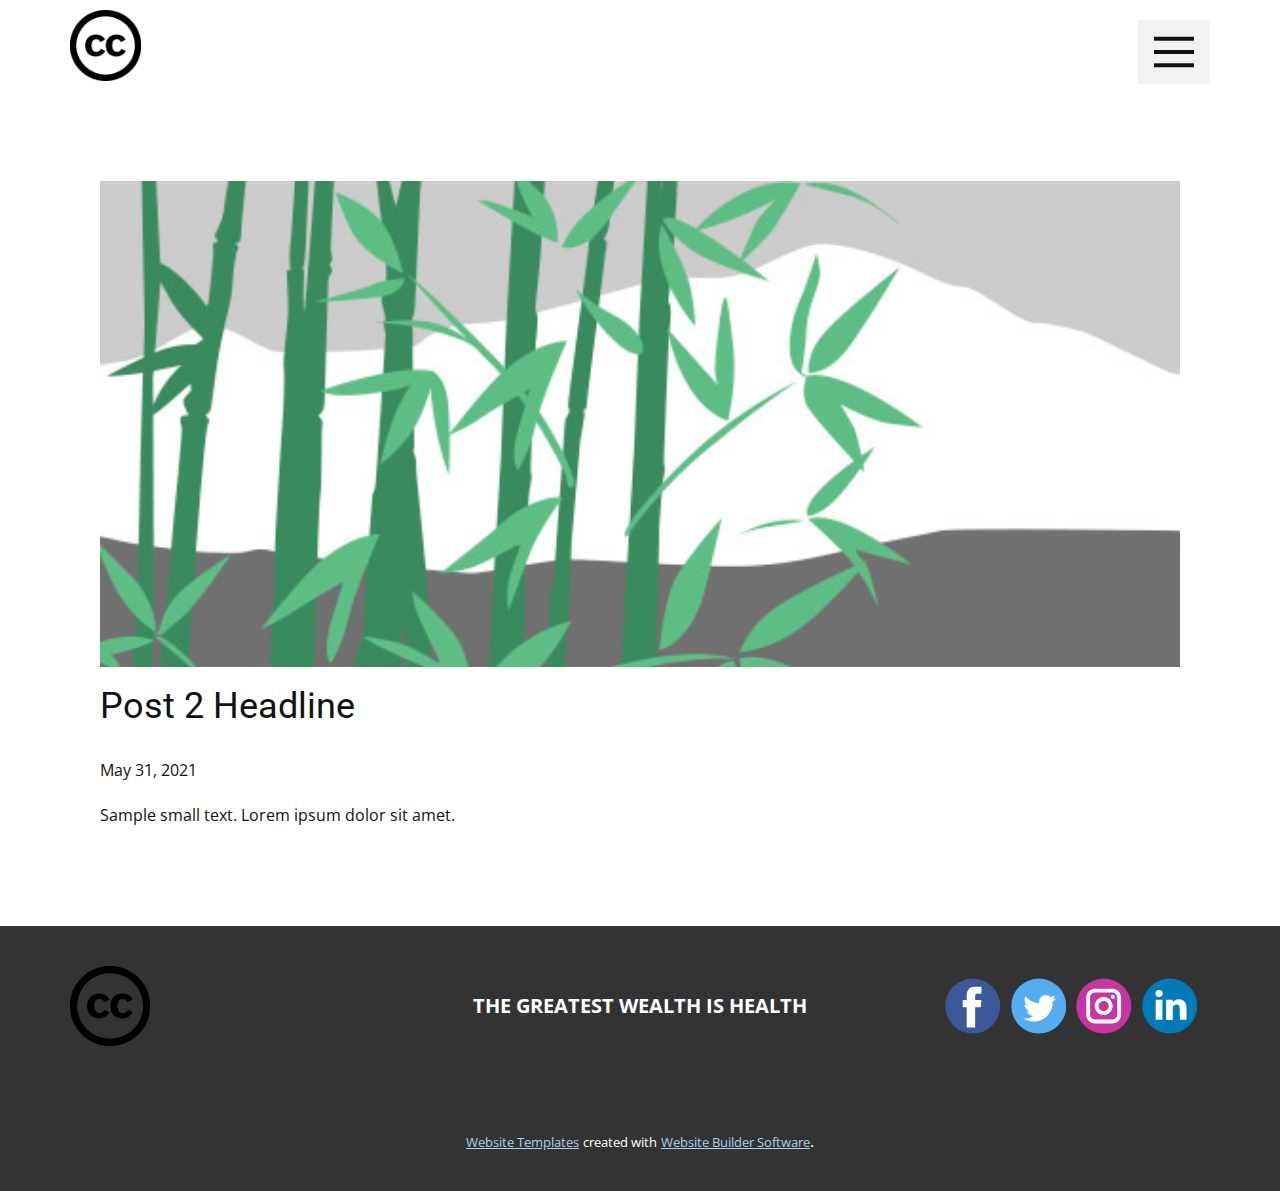
<file: blog/post-1.html>
<!doctype html>
<html style="font-size: 16px;"><head>
    <meta name="viewport" content="width=device-width, initial-scale=1.0">
    <meta charset="utf-8">
    <meta name="keywords" content="Post 1 Headline">
    <meta name="description" content="">
    <meta name="page_type" content="np-template-header-footer-from-plugin">
    <title>Post 2 Headline</title>
    <link rel="stylesheet" href="../nicepage.css" media="screen">
<link rel="stylesheet" href="../Post-Template.css" media="screen">
    <script class="u-script" type="text/javascript" src="../jquery.js" defer=""></script>
    <script class="u-script" type="text/javascript" src="../nicepage.js" defer=""></script>
    <meta name="generator" content="Nicepage 3.16.1, nicepage.com">
    <link id="u-theme-google-font" rel="stylesheet" href="https://fonts.googleapis.com/css?family=Roboto:100,100i,300,300i,400,400i,500,500i,700,700i,900,900i|Open+Sans:300,300i,400,400i,600,600i,700,700i,800,800i">
    
    
    <script type="application/ld+json">{
		"@context": "http://schema.org",
		"@type": "Organization",
		"name": "",
		"url": "index.html",
		"logo": "images/2047cf580362324d052cfd0fc09f6308f7522b32df0c757fa56e4b76dcbe9e122e3b0059b037ccae0e1ffd7ebeb2993af6ace4413e1147878470f3_1280.png",
		"sameAs": []
}</script>
    <meta property="og:title" content="Post Template">
    <meta property="og:type" content="website">
    <meta name="theme-color" content="#478ac9">
    <link rel="canonical" href="../index.html">
    <meta property="og:url" content="index.html">
  </head>
  <body class="u-body"><header class="u-clearfix u-header u-header" id="sec-947f"><div class="u-clearfix u-sheet u-sheet-1">
        <nav class="u-align-left u-menu u-menu-dropdown u-nav-spacing-25 u-offcanvas u-menu-1" data-responsive-from="XL">
          <div class="menu-collapse">
            <a class="u-button-style u-grey-5 u-nav-link" href="#" style="padding: 12px 16px; font-size: calc(1em + 24px);">
              <svg class="u-svg-link" preserveAspectRatio="xMidYMin slice" viewBox="0 0 302 302" style=""><use xmlns:xlink="http://www.w3.org/1999/xlink" xlink:href="#svg-7b92"></use></svg>
              <svg xmlns="http://www.w3.org/2000/svg" xmlns:xlink="http://www.w3.org/1999/xlink" version="1.1" id="svg-7b92" x="0px" y="0px" viewBox="0 0 302 302" style="enable-background:new 0 0 302 302;" xml:space="preserve" class="u-svg-content"><g><rect y="36" width="302" height="30"></rect><rect y="236" width="302" height="30"></rect><rect y="136" width="302" height="30"></rect>
</g><g></g><g></g><g></g><g></g><g></g><g></g><g></g><g></g><g></g><g></g><g></g><g></g><g></g><g></g><g></g></svg>
            </a>
          </div>
          <div class="u-custom-menu u-nav-container">
            <ul class="u-nav u-unstyled u-nav-1"><li class="u-nav-item"><a class="u-button-style u-nav-link u-text-active-palette-1-base u-text-hover-palette-2-base" href="../Home.html" style="padding: 10px 20px;">Home</a>
</li><li class="u-nav-item"><a class="u-button-style u-nav-link u-text-active-palette-1-base u-text-hover-palette-2-base" href="../About.html" style="padding: 10px 20px;">About</a>
</li></ul>
          </div>
          <div class="u-custom-menu u-nav-container-collapse">
            <div class="u-align-center u-black u-container-style u-inner-container-layout u-opacity u-opacity-95 u-sidenav">
              <div class="u-sidenav-overflow">
                <div class="u-menu-close"></div>
                <ul class="u-align-center u-nav u-popupmenu-items u-unstyled u-nav-2"><li class="u-nav-item"><a class="u-button-style u-nav-link" href="../Home.html" style="padding: 10px 20px;">Home</a>
</li><li class="u-nav-item"><a class="u-button-style u-nav-link" href="../About.html" style="padding: 10px 20px;">About</a>
</li></ul>
              </div>
            </div>
            <div class="u-black u-menu-overlay u-opacity u-opacity-70"></div>
          </div>
        </nav>
        <a href="https://nicepage.com" class="u-image u-logo u-image-1" data-image-width="1278" data-image-height="1280">
          <img src="../images/2047cf580362324d052cfd0fc09f6308f7522b32df0c757fa56e4b76dcbe9e122e3b0059b037ccae0e1ffd7ebeb2993af6ace4413e1147878470f3_1280.png" class="u-logo-image u-logo-image-1" data-image-width="70.677">
        </a>
      </div></header>
    <section class="u-align-center u-clearfix u-section-1" id="sec-2115">
      <div class="u-clearfix u-sheet u-valign-middle-md u-valign-middle-sm u-valign-middle-xs u-sheet-1"><!--post_details--><!--post_details_options_json--><!--{"source":""}--><!--/post_details_options_json--><!--blog_post-->
        <div class="u-container-style u-expanded-width u-post-details u-post-details-1">
          <div class="u-container-layout u-valign-middle u-container-layout-1"><!--blog_post_image-->
            <img alt="" class="u-blog-control u-expanded-width u-image u-image-default u-image-1" src="[data-uri]"><!--/blog_post_image--><!--blog_post_header-->
            <h2 class="u-blog-control u-text u-text-1">Post 2 Headline</h2><!--/blog_post_header--><!--blog_post_metadata-->
            <div class="u-blog-control u-metadata u-metadata-1"><!--blog_post_metadata_date-->
              <span class="u-meta-date u-meta-icon">May 31, 2021</span><!--/blog_post_metadata_date--><!--blog_post_metadata_category-->
              <!--/blog_post_metadata_category--><!--blog_post_metadata_comments-->
              <!--/blog_post_metadata_comments-->
            </div><!--/blog_post_metadata--><!--blog_post_content-->
            <div class="u-align-justify u-blog-control u-post-content u-text u-text-2 fr-view">
  Sample small text. Lorem ipsum dolor sit amet.
  </div><!--/blog_post_content-->
          </div>
        </div><!--/blog_post--><!--/post_details-->
      </div>
    </section>
    
    
    <footer class="u-align-center-md u-align-center-sm u-align-center-xs u-clearfix u-footer u-grey-80" id="sec-9d5a"><div class="u-clearfix u-sheet u-sheet-1">
        <a href="https://nicepage.com" class="u-image u-logo u-image-1" data-image-width="1278" data-image-height="1280">
          <img src="../images/2047cf580362324d052cfd0fc09f6308f7522b32df0c757fa56e4b76dcbe9e122e3b0059b037ccae0e1ffd7ebeb2993af6ace4413e1147878470f3_12802.png" class="u-logo-image u-logo-image-1" data-image-width="80">
        </a>
        <div class="u-align-left u-social-icons u-spacing-10 u-social-icons-1">
          <a class="u-social-url" title="facebook" target="_blank" href=""><span class="u-icon u-icon-circle u-social-facebook u-social-icon u-icon-1"><svg class="u-svg-link" preserveAspectRatio="xMidYMin slice" viewBox="0 0 112 112" style=""><use xmlns:xlink="http://www.w3.org/1999/xlink" xlink:href="#svg-6102"></use></svg><svg class="u-svg-content" viewBox="0 0 112 112" x="0" y="0" id="svg-6102"><circle fill="currentColor" cx="56.1" cy="56.1" r="55"></circle><path fill="#FFFFFF" d="M73.5,31.6h-9.1c-1.4,0-3.6,0.8-3.6,3.9v8.5h12.6L72,58.3H60.8v40.8H43.9V58.3h-8V43.9h8v-9.2
            c0-6.7,3.1-17,17-17h12.5v13.9H73.5z"></path></svg></span>
          </a>
          <a class="u-social-url" title="twitter" target="_blank" href=""><span class="u-icon u-icon-circle u-social-icon u-social-twitter u-icon-2"><svg class="u-svg-link" preserveAspectRatio="xMidYMin slice" viewBox="0 0 112 112" style=""><use xmlns:xlink="http://www.w3.org/1999/xlink" xlink:href="#svg-e6ef"></use></svg><svg class="u-svg-content" viewBox="0 0 112 112" x="0" y="0" id="svg-e6ef"><circle fill="currentColor" class="st0" cx="56.1" cy="56.1" r="55"></circle><path fill="#FFFFFF" d="M83.8,47.3c0,0.6,0,1.2,0,1.7c0,17.7-13.5,38.2-38.2,38.2C38,87.2,31,85,25,81.2c1,0.1,2.1,0.2,3.2,0.2
            c6.3,0,12.1-2.1,16.7-5.7c-5.9-0.1-10.8-4-12.5-9.3c0.8,0.2,1.7,0.2,2.5,0.2c1.2,0,2.4-0.2,3.5-0.5c-6.1-1.2-10.8-6.7-10.8-13.1
            c0-0.1,0-0.1,0-0.2c1.8,1,3.9,1.6,6.1,1.7c-3.6-2.4-6-6.5-6-11.2c0-2.5,0.7-4.8,1.8-6.7c6.6,8.1,16.5,13.5,27.6,14
            c-0.2-1-0.3-2-0.3-3.1c0-7.4,6-13.4,13.4-13.4c3.9,0,7.3,1.6,9.8,4.2c3.1-0.6,5.9-1.7,8.5-3.3c-1,3.1-3.1,5.8-5.9,7.4
            c2.7-0.3,5.3-1,7.7-2.1C88.7,43,86.4,45.4,83.8,47.3z"></path></svg></span>
          </a>
          <a class="u-social-url" title="instagram" target="_blank" href=""><span class="u-icon u-icon-circle u-social-icon u-social-instagram u-icon-3"><svg class="u-svg-link" preserveAspectRatio="xMidYMin slice" viewBox="0 0 112 112" style=""><use xmlns:xlink="http://www.w3.org/1999/xlink" xlink:href="#svg-7e96"></use></svg><svg class="u-svg-content" viewBox="0 0 112 112" x="0" y="0" id="svg-7e96"><circle fill="currentColor" cx="56.1" cy="56.1" r="55"></circle><path fill="#FFFFFF" d="M55.9,38.2c-9.9,0-17.9,8-17.9,17.9C38,66,46,74,55.9,74c9.9,0,17.9-8,17.9-17.9C73.8,46.2,65.8,38.2,55.9,38.2
            z M55.9,66.4c-5.7,0-10.3-4.6-10.3-10.3c-0.1-5.7,4.6-10.3,10.3-10.3c5.7,0,10.3,4.6,10.3,10.3C66.2,61.8,61.6,66.4,55.9,66.4z"></path><path fill="#FFFFFF" d="M74.3,33.5c-2.3,0-4.2,1.9-4.2,4.2s1.9,4.2,4.2,4.2s4.2-1.9,4.2-4.2S76.6,33.5,74.3,33.5z"></path><path fill="#FFFFFF" d="M73.1,21.3H38.6c-9.7,0-17.5,7.9-17.5,17.5v34.5c0,9.7,7.9,17.6,17.5,17.6h34.5c9.7,0,17.5-7.9,17.5-17.5V38.8
            C90.6,29.1,82.7,21.3,73.1,21.3z M83,73.3c0,5.5-4.5,9.9-9.9,9.9H38.6c-5.5,0-9.9-4.5-9.9-9.9V38.8c0-5.5,4.5-9.9,9.9-9.9h34.5
            c5.5,0,9.9,4.5,9.9,9.9V73.3z"></path></svg></span>
          </a>
          <a class="u-social-url" title="linkedin" target="_blank" href=""><span class="u-icon u-icon-circle u-social-icon u-social-linkedin u-icon-4"><svg class="u-svg-link" preserveAspectRatio="xMidYMin slice" viewBox="0 0 112 112" style=""><use xmlns:xlink="http://www.w3.org/1999/xlink" xlink:href="#svg-3de7"></use></svg><svg class="u-svg-content" viewBox="0 0 112 112" x="0" y="0" id="svg-3de7"><circle fill="currentColor" cx="56.1" cy="56.1" r="55"></circle><path fill="#FFFFFF" d="M41.3,83.7H27.9V43.4h13.4V83.7z M34.6,37.9L34.6,37.9c-4.6,0-7.5-3.1-7.5-7c0-4,3-7,7.6-7s7.4,3,7.5,7
            C42.2,34.8,39.2,37.9,34.6,37.9z M89.6,83.7H76.2V62.2c0-5.4-1.9-9.1-6.8-9.1c-3.7,0-5.9,2.5-6.9,4.9c-0.4,0.9-0.4,2.1-0.4,3.3v22.5
            H48.7c0,0,0.2-36.5,0-40.3h13.4v5.7c1.8-2.7,5-6.7,12.1-6.7c8.8,0,15.4,5.8,15.4,18.1V83.7z"></path></svg></span>
          </a>
        </div>
        <p class="u-align-center-lg u-align-center-md u-align-center-xl u-text u-text-1">THE GREATEST WEALTH IS HEALTH</p>
      </div></footer>
    <section class="u-backlink u-clearfix u-grey-80">
      <a class="u-link" href="https://nicepage.com/website-templates" target="_blank">
        <span>Website Templates</span>
      </a>
      <p class="u-text">
        <span>created with</span>
      </p>
      <a class="u-link" href="https://nicepage.com/" target="_blank">
        <span>Website Builder Software</span>
      </a>. 
    </section>
  
</body></html>
</file>
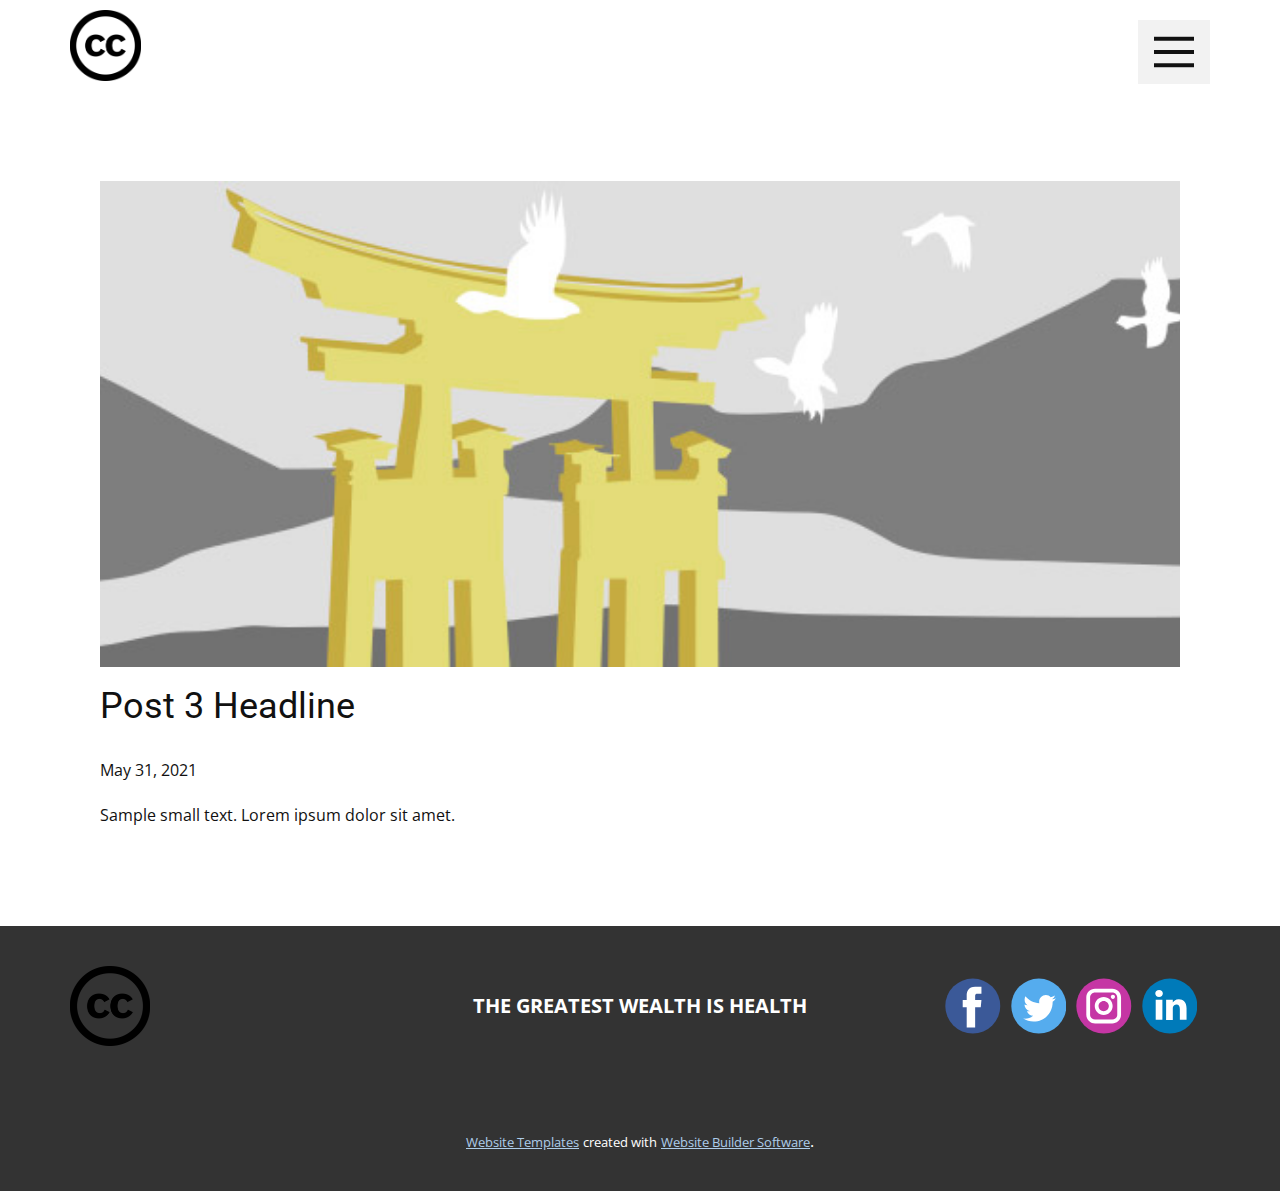
<file: blog/post-2.html>
<!doctype html>
<html style="font-size: 16px;"><head>
    <meta name="viewport" content="width=device-width, initial-scale=1.0">
    <meta charset="utf-8">
    <meta name="keywords" content="Post 1 Headline">
    <meta name="description" content="">
    <meta name="page_type" content="np-template-header-footer-from-plugin">
    <title>Post 3 Headline</title>
    <link rel="stylesheet" href="../nicepage.css" media="screen">
<link rel="stylesheet" href="../Post-Template.css" media="screen">
    <script class="u-script" type="text/javascript" src="../jquery.js" defer=""></script>
    <script class="u-script" type="text/javascript" src="../nicepage.js" defer=""></script>
    <meta name="generator" content="Nicepage 3.16.1, nicepage.com">
    <link id="u-theme-google-font" rel="stylesheet" href="https://fonts.googleapis.com/css?family=Roboto:100,100i,300,300i,400,400i,500,500i,700,700i,900,900i|Open+Sans:300,300i,400,400i,600,600i,700,700i,800,800i">
    
    
    <script type="application/ld+json">{
		"@context": "http://schema.org",
		"@type": "Organization",
		"name": "",
		"url": "index.html",
		"logo": "images/2047cf580362324d052cfd0fc09f6308f7522b32df0c757fa56e4b76dcbe9e122e3b0059b037ccae0e1ffd7ebeb2993af6ace4413e1147878470f3_1280.png",
		"sameAs": []
}</script>
    <meta property="og:title" content="Post Template">
    <meta property="og:type" content="website">
    <meta name="theme-color" content="#478ac9">
    <link rel="canonical" href="../index.html">
    <meta property="og:url" content="index.html">
  </head>
  <body class="u-body"><header class="u-clearfix u-header u-header" id="sec-947f"><div class="u-clearfix u-sheet u-sheet-1">
        <nav class="u-align-left u-menu u-menu-dropdown u-nav-spacing-25 u-offcanvas u-menu-1" data-responsive-from="XL">
          <div class="menu-collapse">
            <a class="u-button-style u-grey-5 u-nav-link" href="#" style="padding: 12px 16px; font-size: calc(1em + 24px);">
              <svg class="u-svg-link" preserveAspectRatio="xMidYMin slice" viewBox="0 0 302 302" style=""><use xmlns:xlink="http://www.w3.org/1999/xlink" xlink:href="#svg-7b92"></use></svg>
              <svg xmlns="http://www.w3.org/2000/svg" xmlns:xlink="http://www.w3.org/1999/xlink" version="1.1" id="svg-7b92" x="0px" y="0px" viewBox="0 0 302 302" style="enable-background:new 0 0 302 302;" xml:space="preserve" class="u-svg-content"><g><rect y="36" width="302" height="30"></rect><rect y="236" width="302" height="30"></rect><rect y="136" width="302" height="30"></rect>
</g><g></g><g></g><g></g><g></g><g></g><g></g><g></g><g></g><g></g><g></g><g></g><g></g><g></g><g></g><g></g></svg>
            </a>
          </div>
          <div class="u-custom-menu u-nav-container">
            <ul class="u-nav u-unstyled u-nav-1"><li class="u-nav-item"><a class="u-button-style u-nav-link u-text-active-palette-1-base u-text-hover-palette-2-base" href="../Home.html" style="padding: 10px 20px;">Home</a>
</li><li class="u-nav-item"><a class="u-button-style u-nav-link u-text-active-palette-1-base u-text-hover-palette-2-base" href="../About.html" style="padding: 10px 20px;">About</a>
</li></ul>
          </div>
          <div class="u-custom-menu u-nav-container-collapse">
            <div class="u-align-center u-black u-container-style u-inner-container-layout u-opacity u-opacity-95 u-sidenav">
              <div class="u-sidenav-overflow">
                <div class="u-menu-close"></div>
                <ul class="u-align-center u-nav u-popupmenu-items u-unstyled u-nav-2"><li class="u-nav-item"><a class="u-button-style u-nav-link" href="../Home.html" style="padding: 10px 20px;">Home</a>
</li><li class="u-nav-item"><a class="u-button-style u-nav-link" href="../About.html" style="padding: 10px 20px;">About</a>
</li></ul>
              </div>
            </div>
            <div class="u-black u-menu-overlay u-opacity u-opacity-70"></div>
          </div>
        </nav>
        <a href="https://nicepage.com" class="u-image u-logo u-image-1" data-image-width="1278" data-image-height="1280">
          <img src="../images/2047cf580362324d052cfd0fc09f6308f7522b32df0c757fa56e4b76dcbe9e122e3b0059b037ccae0e1ffd7ebeb2993af6ace4413e1147878470f3_1280.png" class="u-logo-image u-logo-image-1" data-image-width="70.677">
        </a>
      </div></header>
    <section class="u-align-center u-clearfix u-section-1" id="sec-2115">
      <div class="u-clearfix u-sheet u-valign-middle-md u-valign-middle-sm u-valign-middle-xs u-sheet-1"><!--post_details--><!--post_details_options_json--><!--{"source":""}--><!--/post_details_options_json--><!--blog_post-->
        <div class="u-container-style u-expanded-width u-post-details u-post-details-1">
          <div class="u-container-layout u-valign-middle u-container-layout-1"><!--blog_post_image-->
            <img alt="" class="u-blog-control u-expanded-width u-image u-image-default u-image-1" src="[data-uri]"><!--/blog_post_image--><!--blog_post_header-->
            <h2 class="u-blog-control u-text u-text-1">Post 3 Headline</h2><!--/blog_post_header--><!--blog_post_metadata-->
            <div class="u-blog-control u-metadata u-metadata-1"><!--blog_post_metadata_date-->
              <span class="u-meta-date u-meta-icon">May 31, 2021</span><!--/blog_post_metadata_date--><!--blog_post_metadata_category-->
              <!--/blog_post_metadata_category--><!--blog_post_metadata_comments-->
              <!--/blog_post_metadata_comments-->
            </div><!--/blog_post_metadata--><!--blog_post_content-->
            <div class="u-align-justify u-blog-control u-post-content u-text u-text-2 fr-view">
  Sample small text. Lorem ipsum dolor sit amet.
  </div><!--/blog_post_content-->
          </div>
        </div><!--/blog_post--><!--/post_details-->
      </div>
    </section>
    
    
    <footer class="u-align-center-md u-align-center-sm u-align-center-xs u-clearfix u-footer u-grey-80" id="sec-9d5a"><div class="u-clearfix u-sheet u-sheet-1">
        <a href="https://nicepage.com" class="u-image u-logo u-image-1" data-image-width="1278" data-image-height="1280">
          <img src="../images/2047cf580362324d052cfd0fc09f6308f7522b32df0c757fa56e4b76dcbe9e122e3b0059b037ccae0e1ffd7ebeb2993af6ace4413e1147878470f3_12802.png" class="u-logo-image u-logo-image-1" data-image-width="80">
        </a>
        <div class="u-align-left u-social-icons u-spacing-10 u-social-icons-1">
          <a class="u-social-url" title="facebook" target="_blank" href=""><span class="u-icon u-icon-circle u-social-facebook u-social-icon u-icon-1"><svg class="u-svg-link" preserveAspectRatio="xMidYMin slice" viewBox="0 0 112 112" style=""><use xmlns:xlink="http://www.w3.org/1999/xlink" xlink:href="#svg-6102"></use></svg><svg class="u-svg-content" viewBox="0 0 112 112" x="0" y="0" id="svg-6102"><circle fill="currentColor" cx="56.1" cy="56.1" r="55"></circle><path fill="#FFFFFF" d="M73.5,31.6h-9.1c-1.4,0-3.6,0.8-3.6,3.9v8.5h12.6L72,58.3H60.8v40.8H43.9V58.3h-8V43.9h8v-9.2
            c0-6.7,3.1-17,17-17h12.5v13.9H73.5z"></path></svg></span>
          </a>
          <a class="u-social-url" title="twitter" target="_blank" href=""><span class="u-icon u-icon-circle u-social-icon u-social-twitter u-icon-2"><svg class="u-svg-link" preserveAspectRatio="xMidYMin slice" viewBox="0 0 112 112" style=""><use xmlns:xlink="http://www.w3.org/1999/xlink" xlink:href="#svg-e6ef"></use></svg><svg class="u-svg-content" viewBox="0 0 112 112" x="0" y="0" id="svg-e6ef"><circle fill="currentColor" class="st0" cx="56.1" cy="56.1" r="55"></circle><path fill="#FFFFFF" d="M83.8,47.3c0,0.6,0,1.2,0,1.7c0,17.7-13.5,38.2-38.2,38.2C38,87.2,31,85,25,81.2c1,0.1,2.1,0.2,3.2,0.2
            c6.3,0,12.1-2.1,16.7-5.7c-5.9-0.1-10.8-4-12.5-9.3c0.8,0.2,1.7,0.2,2.5,0.2c1.2,0,2.4-0.2,3.5-0.5c-6.1-1.2-10.8-6.7-10.8-13.1
            c0-0.1,0-0.1,0-0.2c1.8,1,3.9,1.6,6.1,1.7c-3.6-2.4-6-6.5-6-11.2c0-2.5,0.7-4.8,1.8-6.7c6.6,8.1,16.5,13.5,27.6,14
            c-0.2-1-0.3-2-0.3-3.1c0-7.4,6-13.4,13.4-13.4c3.9,0,7.3,1.6,9.8,4.2c3.1-0.6,5.9-1.7,8.5-3.3c-1,3.1-3.1,5.8-5.9,7.4
            c2.7-0.3,5.3-1,7.7-2.1C88.7,43,86.4,45.4,83.8,47.3z"></path></svg></span>
          </a>
          <a class="u-social-url" title="instagram" target="_blank" href=""><span class="u-icon u-icon-circle u-social-icon u-social-instagram u-icon-3"><svg class="u-svg-link" preserveAspectRatio="xMidYMin slice" viewBox="0 0 112 112" style=""><use xmlns:xlink="http://www.w3.org/1999/xlink" xlink:href="#svg-7e96"></use></svg><svg class="u-svg-content" viewBox="0 0 112 112" x="0" y="0" id="svg-7e96"><circle fill="currentColor" cx="56.1" cy="56.1" r="55"></circle><path fill="#FFFFFF" d="M55.9,38.2c-9.9,0-17.9,8-17.9,17.9C38,66,46,74,55.9,74c9.9,0,17.9-8,17.9-17.9C73.8,46.2,65.8,38.2,55.9,38.2
            z M55.9,66.4c-5.7,0-10.3-4.6-10.3-10.3c-0.1-5.7,4.6-10.3,10.3-10.3c5.7,0,10.3,4.6,10.3,10.3C66.2,61.8,61.6,66.4,55.9,66.4z"></path><path fill="#FFFFFF" d="M74.3,33.5c-2.3,0-4.2,1.9-4.2,4.2s1.9,4.2,4.2,4.2s4.2-1.9,4.2-4.2S76.6,33.5,74.3,33.5z"></path><path fill="#FFFFFF" d="M73.1,21.3H38.6c-9.7,0-17.5,7.9-17.5,17.5v34.5c0,9.7,7.9,17.6,17.5,17.6h34.5c9.7,0,17.5-7.9,17.5-17.5V38.8
            C90.6,29.1,82.7,21.3,73.1,21.3z M83,73.3c0,5.5-4.5,9.9-9.9,9.9H38.6c-5.5,0-9.9-4.5-9.9-9.9V38.8c0-5.5,4.5-9.9,9.9-9.9h34.5
            c5.5,0,9.9,4.5,9.9,9.9V73.3z"></path></svg></span>
          </a>
          <a class="u-social-url" title="linkedin" target="_blank" href=""><span class="u-icon u-icon-circle u-social-icon u-social-linkedin u-icon-4"><svg class="u-svg-link" preserveAspectRatio="xMidYMin slice" viewBox="0 0 112 112" style=""><use xmlns:xlink="http://www.w3.org/1999/xlink" xlink:href="#svg-3de7"></use></svg><svg class="u-svg-content" viewBox="0 0 112 112" x="0" y="0" id="svg-3de7"><circle fill="currentColor" cx="56.1" cy="56.1" r="55"></circle><path fill="#FFFFFF" d="M41.3,83.7H27.9V43.4h13.4V83.7z M34.6,37.9L34.6,37.9c-4.6,0-7.5-3.1-7.5-7c0-4,3-7,7.6-7s7.4,3,7.5,7
            C42.2,34.8,39.2,37.9,34.6,37.9z M89.6,83.7H76.2V62.2c0-5.4-1.9-9.1-6.8-9.1c-3.7,0-5.9,2.5-6.9,4.9c-0.4,0.9-0.4,2.1-0.4,3.3v22.5
            H48.7c0,0,0.2-36.5,0-40.3h13.4v5.7c1.8-2.7,5-6.7,12.1-6.7c8.8,0,15.4,5.8,15.4,18.1V83.7z"></path></svg></span>
          </a>
        </div>
        <p class="u-align-center-lg u-align-center-md u-align-center-xl u-text u-text-1">THE GREATEST WEALTH IS HEALTH</p>
      </div></footer>
    <section class="u-backlink u-clearfix u-grey-80">
      <a class="u-link" href="https://nicepage.com/website-templates" target="_blank">
        <span>Website Templates</span>
      </a>
      <p class="u-text">
        <span>created with</span>
      </p>
      <a class="u-link" href="https://nicepage.com/" target="_blank">
        <span>Website Builder Software</span>
      </a>. 
    </section>
  
</body></html>
</file>
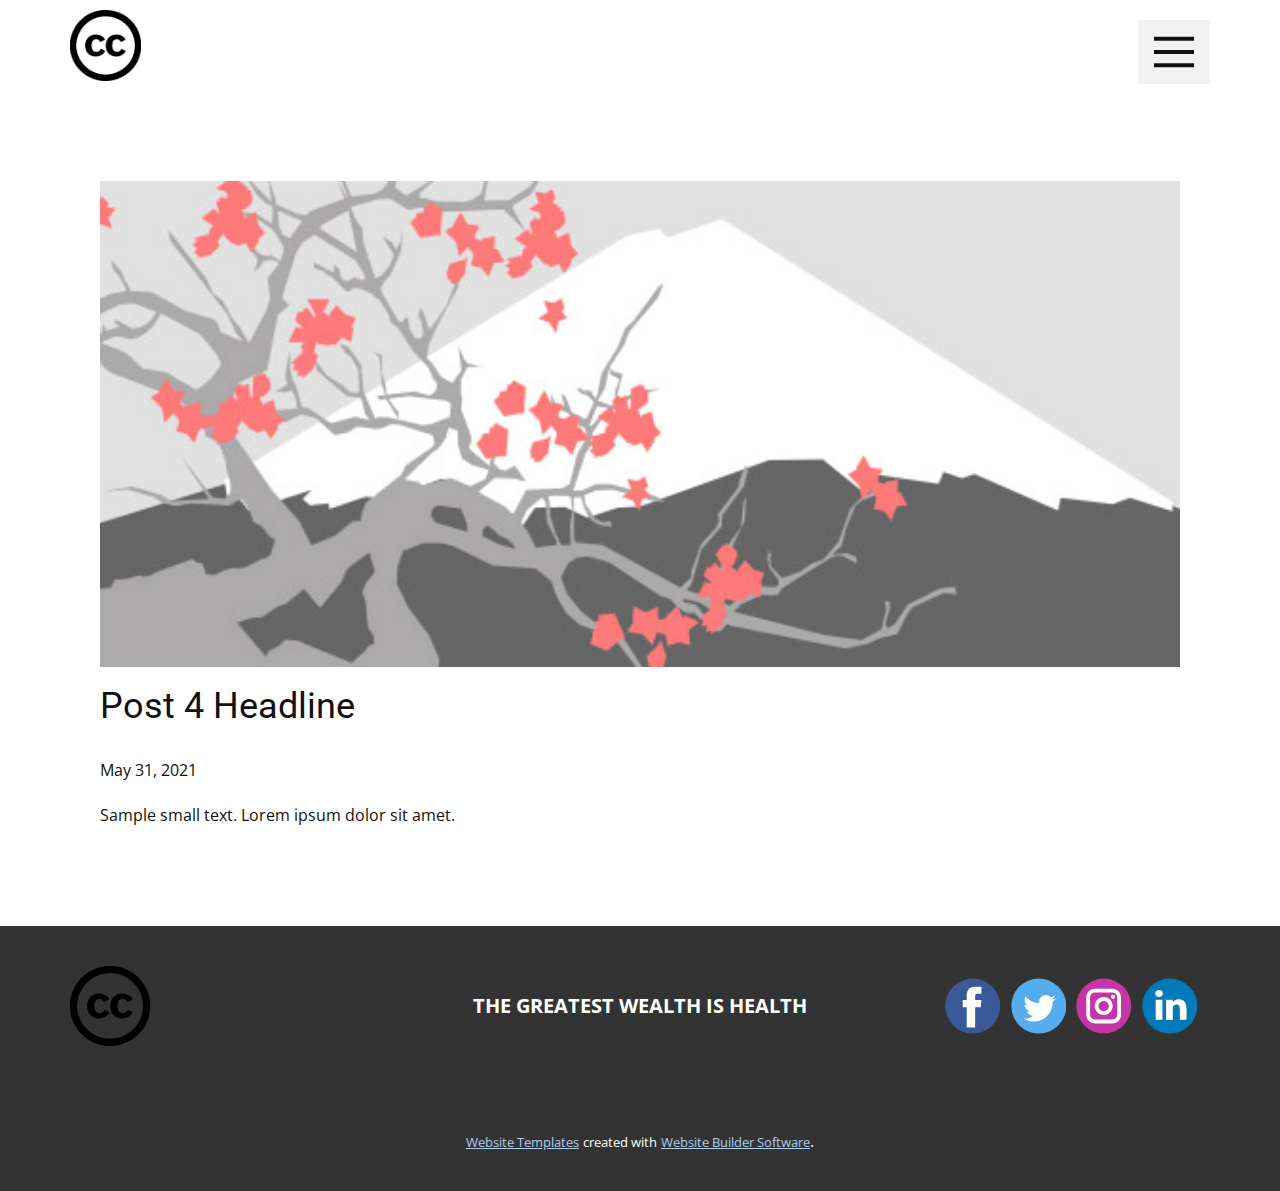
<file: blog/post-3.html>
<!doctype html>
<html style="font-size: 16px;"><head>
    <meta name="viewport" content="width=device-width, initial-scale=1.0">
    <meta charset="utf-8">
    <meta name="keywords" content="Post 1 Headline">
    <meta name="description" content="">
    <meta name="page_type" content="np-template-header-footer-from-plugin">
    <title>Post 4 Headline</title>
    <link rel="stylesheet" href="../nicepage.css" media="screen">
<link rel="stylesheet" href="../Post-Template.css" media="screen">
    <script class="u-script" type="text/javascript" src="../jquery.js" defer=""></script>
    <script class="u-script" type="text/javascript" src="../nicepage.js" defer=""></script>
    <meta name="generator" content="Nicepage 3.16.1, nicepage.com">
    <link id="u-theme-google-font" rel="stylesheet" href="https://fonts.googleapis.com/css?family=Roboto:100,100i,300,300i,400,400i,500,500i,700,700i,900,900i|Open+Sans:300,300i,400,400i,600,600i,700,700i,800,800i">
    
    
    <script type="application/ld+json">{
		"@context": "http://schema.org",
		"@type": "Organization",
		"name": "",
		"url": "index.html",
		"logo": "images/2047cf580362324d052cfd0fc09f6308f7522b32df0c757fa56e4b76dcbe9e122e3b0059b037ccae0e1ffd7ebeb2993af6ace4413e1147878470f3_1280.png",
		"sameAs": []
}</script>
    <meta property="og:title" content="Post Template">
    <meta property="og:type" content="website">
    <meta name="theme-color" content="#478ac9">
    <link rel="canonical" href="../index.html">
    <meta property="og:url" content="index.html">
  </head>
  <body class="u-body"><header class="u-clearfix u-header u-header" id="sec-947f"><div class="u-clearfix u-sheet u-sheet-1">
        <nav class="u-align-left u-menu u-menu-dropdown u-nav-spacing-25 u-offcanvas u-menu-1" data-responsive-from="XL">
          <div class="menu-collapse">
            <a class="u-button-style u-grey-5 u-nav-link" href="#" style="padding: 12px 16px; font-size: calc(1em + 24px);">
              <svg class="u-svg-link" preserveAspectRatio="xMidYMin slice" viewBox="0 0 302 302" style=""><use xmlns:xlink="http://www.w3.org/1999/xlink" xlink:href="#svg-7b92"></use></svg>
              <svg xmlns="http://www.w3.org/2000/svg" xmlns:xlink="http://www.w3.org/1999/xlink" version="1.1" id="svg-7b92" x="0px" y="0px" viewBox="0 0 302 302" style="enable-background:new 0 0 302 302;" xml:space="preserve" class="u-svg-content"><g><rect y="36" width="302" height="30"></rect><rect y="236" width="302" height="30"></rect><rect y="136" width="302" height="30"></rect>
</g><g></g><g></g><g></g><g></g><g></g><g></g><g></g><g></g><g></g><g></g><g></g><g></g><g></g><g></g><g></g></svg>
            </a>
          </div>
          <div class="u-custom-menu u-nav-container">
            <ul class="u-nav u-unstyled u-nav-1"><li class="u-nav-item"><a class="u-button-style u-nav-link u-text-active-palette-1-base u-text-hover-palette-2-base" href="../Home.html" style="padding: 10px 20px;">Home</a>
</li><li class="u-nav-item"><a class="u-button-style u-nav-link u-text-active-palette-1-base u-text-hover-palette-2-base" href="../About.html" style="padding: 10px 20px;">About</a>
</li></ul>
          </div>
          <div class="u-custom-menu u-nav-container-collapse">
            <div class="u-align-center u-black u-container-style u-inner-container-layout u-opacity u-opacity-95 u-sidenav">
              <div class="u-sidenav-overflow">
                <div class="u-menu-close"></div>
                <ul class="u-align-center u-nav u-popupmenu-items u-unstyled u-nav-2"><li class="u-nav-item"><a class="u-button-style u-nav-link" href="../Home.html" style="padding: 10px 20px;">Home</a>
</li><li class="u-nav-item"><a class="u-button-style u-nav-link" href="../About.html" style="padding: 10px 20px;">About</a>
</li></ul>
              </div>
            </div>
            <div class="u-black u-menu-overlay u-opacity u-opacity-70"></div>
          </div>
        </nav>
        <a href="https://nicepage.com" class="u-image u-logo u-image-1" data-image-width="1278" data-image-height="1280">
          <img src="../images/2047cf580362324d052cfd0fc09f6308f7522b32df0c757fa56e4b76dcbe9e122e3b0059b037ccae0e1ffd7ebeb2993af6ace4413e1147878470f3_1280.png" class="u-logo-image u-logo-image-1" data-image-width="70.677">
        </a>
      </div></header>
    <section class="u-align-center u-clearfix u-section-1" id="sec-2115">
      <div class="u-clearfix u-sheet u-valign-middle-md u-valign-middle-sm u-valign-middle-xs u-sheet-1"><!--post_details--><!--post_details_options_json--><!--{"source":""}--><!--/post_details_options_json--><!--blog_post-->
        <div class="u-container-style u-expanded-width u-post-details u-post-details-1">
          <div class="u-container-layout u-valign-middle u-container-layout-1"><!--blog_post_image-->
            <img alt="" class="u-blog-control u-expanded-width u-image u-image-default u-image-1" src="[data-uri]"><!--/blog_post_image--><!--blog_post_header-->
            <h2 class="u-blog-control u-text u-text-1">Post 4 Headline</h2><!--/blog_post_header--><!--blog_post_metadata-->
            <div class="u-blog-control u-metadata u-metadata-1"><!--blog_post_metadata_date-->
              <span class="u-meta-date u-meta-icon">May 31, 2021</span><!--/blog_post_metadata_date--><!--blog_post_metadata_category-->
              <!--/blog_post_metadata_category--><!--blog_post_metadata_comments-->
              <!--/blog_post_metadata_comments-->
            </div><!--/blog_post_metadata--><!--blog_post_content-->
            <div class="u-align-justify u-blog-control u-post-content u-text u-text-2 fr-view">
  Sample small text. Lorem ipsum dolor sit amet.
  </div><!--/blog_post_content-->
          </div>
        </div><!--/blog_post--><!--/post_details-->
      </div>
    </section>
    
    
    <footer class="u-align-center-md u-align-center-sm u-align-center-xs u-clearfix u-footer u-grey-80" id="sec-9d5a"><div class="u-clearfix u-sheet u-sheet-1">
        <a href="https://nicepage.com" class="u-image u-logo u-image-1" data-image-width="1278" data-image-height="1280">
          <img src="../images/2047cf580362324d052cfd0fc09f6308f7522b32df0c757fa56e4b76dcbe9e122e3b0059b037ccae0e1ffd7ebeb2993af6ace4413e1147878470f3_12802.png" class="u-logo-image u-logo-image-1" data-image-width="80">
        </a>
        <div class="u-align-left u-social-icons u-spacing-10 u-social-icons-1">
          <a class="u-social-url" title="facebook" target="_blank" href=""><span class="u-icon u-icon-circle u-social-facebook u-social-icon u-icon-1"><svg class="u-svg-link" preserveAspectRatio="xMidYMin slice" viewBox="0 0 112 112" style=""><use xmlns:xlink="http://www.w3.org/1999/xlink" xlink:href="#svg-6102"></use></svg><svg class="u-svg-content" viewBox="0 0 112 112" x="0" y="0" id="svg-6102"><circle fill="currentColor" cx="56.1" cy="56.1" r="55"></circle><path fill="#FFFFFF" d="M73.5,31.6h-9.1c-1.4,0-3.6,0.8-3.6,3.9v8.5h12.6L72,58.3H60.8v40.8H43.9V58.3h-8V43.9h8v-9.2
            c0-6.7,3.1-17,17-17h12.5v13.9H73.5z"></path></svg></span>
          </a>
          <a class="u-social-url" title="twitter" target="_blank" href=""><span class="u-icon u-icon-circle u-social-icon u-social-twitter u-icon-2"><svg class="u-svg-link" preserveAspectRatio="xMidYMin slice" viewBox="0 0 112 112" style=""><use xmlns:xlink="http://www.w3.org/1999/xlink" xlink:href="#svg-e6ef"></use></svg><svg class="u-svg-content" viewBox="0 0 112 112" x="0" y="0" id="svg-e6ef"><circle fill="currentColor" class="st0" cx="56.1" cy="56.1" r="55"></circle><path fill="#FFFFFF" d="M83.8,47.3c0,0.6,0,1.2,0,1.7c0,17.7-13.5,38.2-38.2,38.2C38,87.2,31,85,25,81.2c1,0.1,2.1,0.2,3.2,0.2
            c6.3,0,12.1-2.1,16.7-5.7c-5.9-0.1-10.8-4-12.5-9.3c0.8,0.2,1.7,0.2,2.5,0.2c1.2,0,2.4-0.2,3.5-0.5c-6.1-1.2-10.8-6.7-10.8-13.1
            c0-0.1,0-0.1,0-0.2c1.8,1,3.9,1.6,6.1,1.7c-3.6-2.4-6-6.5-6-11.2c0-2.5,0.7-4.8,1.8-6.7c6.6,8.1,16.5,13.5,27.6,14
            c-0.2-1-0.3-2-0.3-3.1c0-7.4,6-13.4,13.4-13.4c3.9,0,7.3,1.6,9.8,4.2c3.1-0.6,5.9-1.7,8.5-3.3c-1,3.1-3.1,5.8-5.9,7.4
            c2.7-0.3,5.3-1,7.7-2.1C88.7,43,86.4,45.4,83.8,47.3z"></path></svg></span>
          </a>
          <a class="u-social-url" title="instagram" target="_blank" href=""><span class="u-icon u-icon-circle u-social-icon u-social-instagram u-icon-3"><svg class="u-svg-link" preserveAspectRatio="xMidYMin slice" viewBox="0 0 112 112" style=""><use xmlns:xlink="http://www.w3.org/1999/xlink" xlink:href="#svg-7e96"></use></svg><svg class="u-svg-content" viewBox="0 0 112 112" x="0" y="0" id="svg-7e96"><circle fill="currentColor" cx="56.1" cy="56.1" r="55"></circle><path fill="#FFFFFF" d="M55.9,38.2c-9.9,0-17.9,8-17.9,17.9C38,66,46,74,55.9,74c9.9,0,17.9-8,17.9-17.9C73.8,46.2,65.8,38.2,55.9,38.2
            z M55.9,66.4c-5.7,0-10.3-4.6-10.3-10.3c-0.1-5.7,4.6-10.3,10.3-10.3c5.7,0,10.3,4.6,10.3,10.3C66.2,61.8,61.6,66.4,55.9,66.4z"></path><path fill="#FFFFFF" d="M74.3,33.5c-2.3,0-4.2,1.9-4.2,4.2s1.9,4.2,4.2,4.2s4.2-1.9,4.2-4.2S76.6,33.5,74.3,33.5z"></path><path fill="#FFFFFF" d="M73.1,21.3H38.6c-9.7,0-17.5,7.9-17.5,17.5v34.5c0,9.7,7.9,17.6,17.5,17.6h34.5c9.7,0,17.5-7.9,17.5-17.5V38.8
            C90.6,29.1,82.7,21.3,73.1,21.3z M83,73.3c0,5.5-4.5,9.9-9.9,9.9H38.6c-5.5,0-9.9-4.5-9.9-9.9V38.8c0-5.5,4.5-9.9,9.9-9.9h34.5
            c5.5,0,9.9,4.5,9.9,9.9V73.3z"></path></svg></span>
          </a>
          <a class="u-social-url" title="linkedin" target="_blank" href=""><span class="u-icon u-icon-circle u-social-icon u-social-linkedin u-icon-4"><svg class="u-svg-link" preserveAspectRatio="xMidYMin slice" viewBox="0 0 112 112" style=""><use xmlns:xlink="http://www.w3.org/1999/xlink" xlink:href="#svg-3de7"></use></svg><svg class="u-svg-content" viewBox="0 0 112 112" x="0" y="0" id="svg-3de7"><circle fill="currentColor" cx="56.1" cy="56.1" r="55"></circle><path fill="#FFFFFF" d="M41.3,83.7H27.9V43.4h13.4V83.7z M34.6,37.9L34.6,37.9c-4.6,0-7.5-3.1-7.5-7c0-4,3-7,7.6-7s7.4,3,7.5,7
            C42.2,34.8,39.2,37.9,34.6,37.9z M89.6,83.7H76.2V62.2c0-5.4-1.9-9.1-6.8-9.1c-3.7,0-5.9,2.5-6.9,4.9c-0.4,0.9-0.4,2.1-0.4,3.3v22.5
            H48.7c0,0,0.2-36.5,0-40.3h13.4v5.7c1.8-2.7,5-6.7,12.1-6.7c8.8,0,15.4,5.8,15.4,18.1V83.7z"></path></svg></span>
          </a>
        </div>
        <p class="u-align-center-lg u-align-center-md u-align-center-xl u-text u-text-1">THE GREATEST WEALTH IS HEALTH</p>
      </div></footer>
    <section class="u-backlink u-clearfix u-grey-80">
      <a class="u-link" href="https://nicepage.com/website-templates" target="_blank">
        <span>Website Templates</span>
      </a>
      <p class="u-text">
        <span>created with</span>
      </p>
      <a class="u-link" href="https://nicepage.com/" target="_blank">
        <span>Website Builder Software</span>
      </a>. 
    </section>
  
</body></html>
</file>
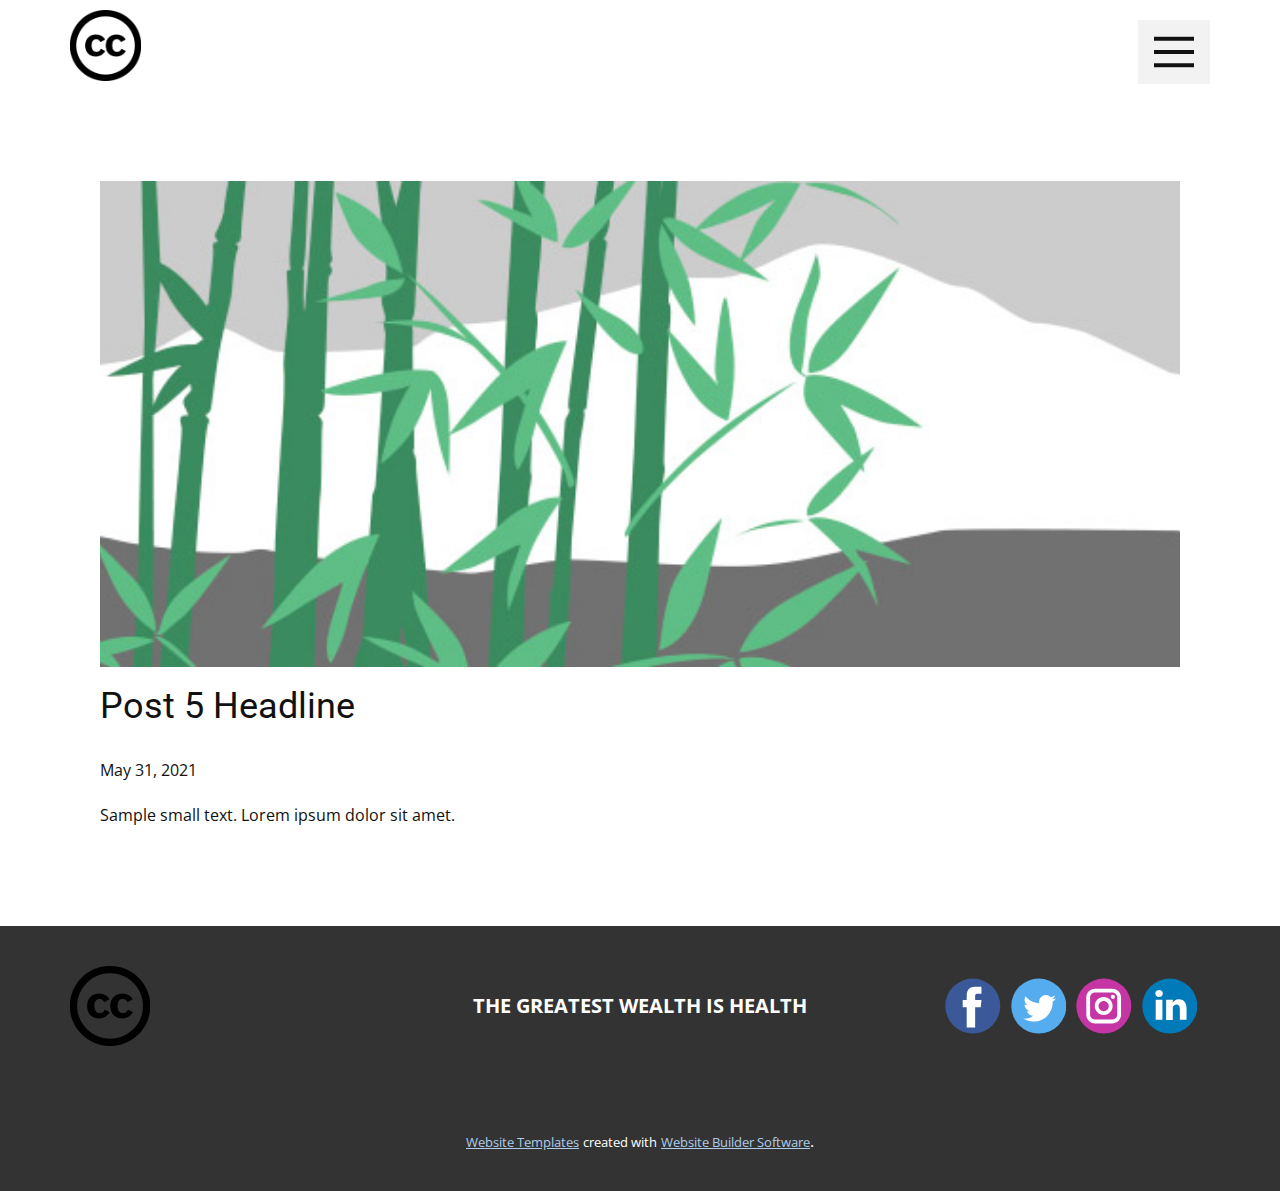
<file: blog/post-4.html>
<!doctype html>
<html style="font-size: 16px;"><head>
    <meta name="viewport" content="width=device-width, initial-scale=1.0">
    <meta charset="utf-8">
    <meta name="keywords" content="Post 1 Headline">
    <meta name="description" content="">
    <meta name="page_type" content="np-template-header-footer-from-plugin">
    <title>Post 5 Headline</title>
    <link rel="stylesheet" href="../nicepage.css" media="screen">
<link rel="stylesheet" href="../Post-Template.css" media="screen">
    <script class="u-script" type="text/javascript" src="../jquery.js" defer=""></script>
    <script class="u-script" type="text/javascript" src="../nicepage.js" defer=""></script>
    <meta name="generator" content="Nicepage 3.16.1, nicepage.com">
    <link id="u-theme-google-font" rel="stylesheet" href="https://fonts.googleapis.com/css?family=Roboto:100,100i,300,300i,400,400i,500,500i,700,700i,900,900i|Open+Sans:300,300i,400,400i,600,600i,700,700i,800,800i">
    
    
    <script type="application/ld+json">{
		"@context": "http://schema.org",
		"@type": "Organization",
		"name": "",
		"url": "index.html",
		"logo": "images/2047cf580362324d052cfd0fc09f6308f7522b32df0c757fa56e4b76dcbe9e122e3b0059b037ccae0e1ffd7ebeb2993af6ace4413e1147878470f3_1280.png",
		"sameAs": []
}</script>
    <meta property="og:title" content="Post Template">
    <meta property="og:type" content="website">
    <meta name="theme-color" content="#478ac9">
    <link rel="canonical" href="../index.html">
    <meta property="og:url" content="index.html">
  </head>
  <body class="u-body"><header class="u-clearfix u-header u-header" id="sec-947f"><div class="u-clearfix u-sheet u-sheet-1">
        <nav class="u-align-left u-menu u-menu-dropdown u-nav-spacing-25 u-offcanvas u-menu-1" data-responsive-from="XL">
          <div class="menu-collapse">
            <a class="u-button-style u-grey-5 u-nav-link" href="#" style="padding: 12px 16px; font-size: calc(1em + 24px);">
              <svg class="u-svg-link" preserveAspectRatio="xMidYMin slice" viewBox="0 0 302 302" style=""><use xmlns:xlink="http://www.w3.org/1999/xlink" xlink:href="#svg-7b92"></use></svg>
              <svg xmlns="http://www.w3.org/2000/svg" xmlns:xlink="http://www.w3.org/1999/xlink" version="1.1" id="svg-7b92" x="0px" y="0px" viewBox="0 0 302 302" style="enable-background:new 0 0 302 302;" xml:space="preserve" class="u-svg-content"><g><rect y="36" width="302" height="30"></rect><rect y="236" width="302" height="30"></rect><rect y="136" width="302" height="30"></rect>
</g><g></g><g></g><g></g><g></g><g></g><g></g><g></g><g></g><g></g><g></g><g></g><g></g><g></g><g></g><g></g></svg>
            </a>
          </div>
          <div class="u-custom-menu u-nav-container">
            <ul class="u-nav u-unstyled u-nav-1"><li class="u-nav-item"><a class="u-button-style u-nav-link u-text-active-palette-1-base u-text-hover-palette-2-base" href="../Home.html" style="padding: 10px 20px;">Home</a>
</li><li class="u-nav-item"><a class="u-button-style u-nav-link u-text-active-palette-1-base u-text-hover-palette-2-base" href="../About.html" style="padding: 10px 20px;">About</a>
</li></ul>
          </div>
          <div class="u-custom-menu u-nav-container-collapse">
            <div class="u-align-center u-black u-container-style u-inner-container-layout u-opacity u-opacity-95 u-sidenav">
              <div class="u-sidenav-overflow">
                <div class="u-menu-close"></div>
                <ul class="u-align-center u-nav u-popupmenu-items u-unstyled u-nav-2"><li class="u-nav-item"><a class="u-button-style u-nav-link" href="../Home.html" style="padding: 10px 20px;">Home</a>
</li><li class="u-nav-item"><a class="u-button-style u-nav-link" href="../About.html" style="padding: 10px 20px;">About</a>
</li></ul>
              </div>
            </div>
            <div class="u-black u-menu-overlay u-opacity u-opacity-70"></div>
          </div>
        </nav>
        <a href="https://nicepage.com" class="u-image u-logo u-image-1" data-image-width="1278" data-image-height="1280">
          <img src="../images/2047cf580362324d052cfd0fc09f6308f7522b32df0c757fa56e4b76dcbe9e122e3b0059b037ccae0e1ffd7ebeb2993af6ace4413e1147878470f3_1280.png" class="u-logo-image u-logo-image-1" data-image-width="70.677">
        </a>
      </div></header>
    <section class="u-align-center u-clearfix u-section-1" id="sec-2115">
      <div class="u-clearfix u-sheet u-valign-middle-md u-valign-middle-sm u-valign-middle-xs u-sheet-1"><!--post_details--><!--post_details_options_json--><!--{"source":""}--><!--/post_details_options_json--><!--blog_post-->
        <div class="u-container-style u-expanded-width u-post-details u-post-details-1">
          <div class="u-container-layout u-valign-middle u-container-layout-1"><!--blog_post_image-->
            <img alt="" class="u-blog-control u-expanded-width u-image u-image-default u-image-1" src="[data-uri]"><!--/blog_post_image--><!--blog_post_header-->
            <h2 class="u-blog-control u-text u-text-1">Post 5 Headline</h2><!--/blog_post_header--><!--blog_post_metadata-->
            <div class="u-blog-control u-metadata u-metadata-1"><!--blog_post_metadata_date-->
              <span class="u-meta-date u-meta-icon">May 31, 2021</span><!--/blog_post_metadata_date--><!--blog_post_metadata_category-->
              <!--/blog_post_metadata_category--><!--blog_post_metadata_comments-->
              <!--/blog_post_metadata_comments-->
            </div><!--/blog_post_metadata--><!--blog_post_content-->
            <div class="u-align-justify u-blog-control u-post-content u-text u-text-2 fr-view">
  Sample small text. Lorem ipsum dolor sit amet.
  </div><!--/blog_post_content-->
          </div>
        </div><!--/blog_post--><!--/post_details-->
      </div>
    </section>
    
    
    <footer class="u-align-center-md u-align-center-sm u-align-center-xs u-clearfix u-footer u-grey-80" id="sec-9d5a"><div class="u-clearfix u-sheet u-sheet-1">
        <a href="https://nicepage.com" class="u-image u-logo u-image-1" data-image-width="1278" data-image-height="1280">
          <img src="../images/2047cf580362324d052cfd0fc09f6308f7522b32df0c757fa56e4b76dcbe9e122e3b0059b037ccae0e1ffd7ebeb2993af6ace4413e1147878470f3_12802.png" class="u-logo-image u-logo-image-1" data-image-width="80">
        </a>
        <div class="u-align-left u-social-icons u-spacing-10 u-social-icons-1">
          <a class="u-social-url" title="facebook" target="_blank" href=""><span class="u-icon u-icon-circle u-social-facebook u-social-icon u-icon-1"><svg class="u-svg-link" preserveAspectRatio="xMidYMin slice" viewBox="0 0 112 112" style=""><use xmlns:xlink="http://www.w3.org/1999/xlink" xlink:href="#svg-6102"></use></svg><svg class="u-svg-content" viewBox="0 0 112 112" x="0" y="0" id="svg-6102"><circle fill="currentColor" cx="56.1" cy="56.1" r="55"></circle><path fill="#FFFFFF" d="M73.5,31.6h-9.1c-1.4,0-3.6,0.8-3.6,3.9v8.5h12.6L72,58.3H60.8v40.8H43.9V58.3h-8V43.9h8v-9.2
            c0-6.7,3.1-17,17-17h12.5v13.9H73.5z"></path></svg></span>
          </a>
          <a class="u-social-url" title="twitter" target="_blank" href=""><span class="u-icon u-icon-circle u-social-icon u-social-twitter u-icon-2"><svg class="u-svg-link" preserveAspectRatio="xMidYMin slice" viewBox="0 0 112 112" style=""><use xmlns:xlink="http://www.w3.org/1999/xlink" xlink:href="#svg-e6ef"></use></svg><svg class="u-svg-content" viewBox="0 0 112 112" x="0" y="0" id="svg-e6ef"><circle fill="currentColor" class="st0" cx="56.1" cy="56.1" r="55"></circle><path fill="#FFFFFF" d="M83.8,47.3c0,0.6,0,1.2,0,1.7c0,17.7-13.5,38.2-38.2,38.2C38,87.2,31,85,25,81.2c1,0.1,2.1,0.2,3.2,0.2
            c6.3,0,12.1-2.1,16.7-5.7c-5.9-0.1-10.8-4-12.5-9.3c0.8,0.2,1.7,0.2,2.5,0.2c1.2,0,2.4-0.2,3.5-0.5c-6.1-1.2-10.8-6.7-10.8-13.1
            c0-0.1,0-0.1,0-0.2c1.8,1,3.9,1.6,6.1,1.7c-3.6-2.4-6-6.5-6-11.2c0-2.5,0.7-4.8,1.8-6.7c6.6,8.1,16.5,13.5,27.6,14
            c-0.2-1-0.3-2-0.3-3.1c0-7.4,6-13.4,13.4-13.4c3.9,0,7.3,1.6,9.8,4.2c3.1-0.6,5.9-1.7,8.5-3.3c-1,3.1-3.1,5.8-5.9,7.4
            c2.7-0.3,5.3-1,7.7-2.1C88.7,43,86.4,45.4,83.8,47.3z"></path></svg></span>
          </a>
          <a class="u-social-url" title="instagram" target="_blank" href=""><span class="u-icon u-icon-circle u-social-icon u-social-instagram u-icon-3"><svg class="u-svg-link" preserveAspectRatio="xMidYMin slice" viewBox="0 0 112 112" style=""><use xmlns:xlink="http://www.w3.org/1999/xlink" xlink:href="#svg-7e96"></use></svg><svg class="u-svg-content" viewBox="0 0 112 112" x="0" y="0" id="svg-7e96"><circle fill="currentColor" cx="56.1" cy="56.1" r="55"></circle><path fill="#FFFFFF" d="M55.9,38.2c-9.9,0-17.9,8-17.9,17.9C38,66,46,74,55.9,74c9.9,0,17.9-8,17.9-17.9C73.8,46.2,65.8,38.2,55.9,38.2
            z M55.9,66.4c-5.7,0-10.3-4.6-10.3-10.3c-0.1-5.7,4.6-10.3,10.3-10.3c5.7,0,10.3,4.6,10.3,10.3C66.2,61.8,61.6,66.4,55.9,66.4z"></path><path fill="#FFFFFF" d="M74.3,33.5c-2.3,0-4.2,1.9-4.2,4.2s1.9,4.2,4.2,4.2s4.2-1.9,4.2-4.2S76.6,33.5,74.3,33.5z"></path><path fill="#FFFFFF" d="M73.1,21.3H38.6c-9.7,0-17.5,7.9-17.5,17.5v34.5c0,9.7,7.9,17.6,17.5,17.6h34.5c9.7,0,17.5-7.9,17.5-17.5V38.8
            C90.6,29.1,82.7,21.3,73.1,21.3z M83,73.3c0,5.5-4.5,9.9-9.9,9.9H38.6c-5.5,0-9.9-4.5-9.9-9.9V38.8c0-5.5,4.5-9.9,9.9-9.9h34.5
            c5.5,0,9.9,4.5,9.9,9.9V73.3z"></path></svg></span>
          </a>
          <a class="u-social-url" title="linkedin" target="_blank" href=""><span class="u-icon u-icon-circle u-social-icon u-social-linkedin u-icon-4"><svg class="u-svg-link" preserveAspectRatio="xMidYMin slice" viewBox="0 0 112 112" style=""><use xmlns:xlink="http://www.w3.org/1999/xlink" xlink:href="#svg-3de7"></use></svg><svg class="u-svg-content" viewBox="0 0 112 112" x="0" y="0" id="svg-3de7"><circle fill="currentColor" cx="56.1" cy="56.1" r="55"></circle><path fill="#FFFFFF" d="M41.3,83.7H27.9V43.4h13.4V83.7z M34.6,37.9L34.6,37.9c-4.6,0-7.5-3.1-7.5-7c0-4,3-7,7.6-7s7.4,3,7.5,7
            C42.2,34.8,39.2,37.9,34.6,37.9z M89.6,83.7H76.2V62.2c0-5.4-1.9-9.1-6.8-9.1c-3.7,0-5.9,2.5-6.9,4.9c-0.4,0.9-0.4,2.1-0.4,3.3v22.5
            H48.7c0,0,0.2-36.5,0-40.3h13.4v5.7c1.8-2.7,5-6.7,12.1-6.7c8.8,0,15.4,5.8,15.4,18.1V83.7z"></path></svg></span>
          </a>
        </div>
        <p class="u-align-center-lg u-align-center-md u-align-center-xl u-text u-text-1">THE GREATEST WEALTH IS HEALTH</p>
      </div></footer>
    <section class="u-backlink u-clearfix u-grey-80">
      <a class="u-link" href="https://nicepage.com/website-templates" target="_blank">
        <span>Website Templates</span>
      </a>
      <p class="u-text">
        <span>created with</span>
      </p>
      <a class="u-link" href="https://nicepage.com/" target="_blank">
        <span>Website Builder Software</span>
      </a>. 
    </section>
  
</body></html>
</file>
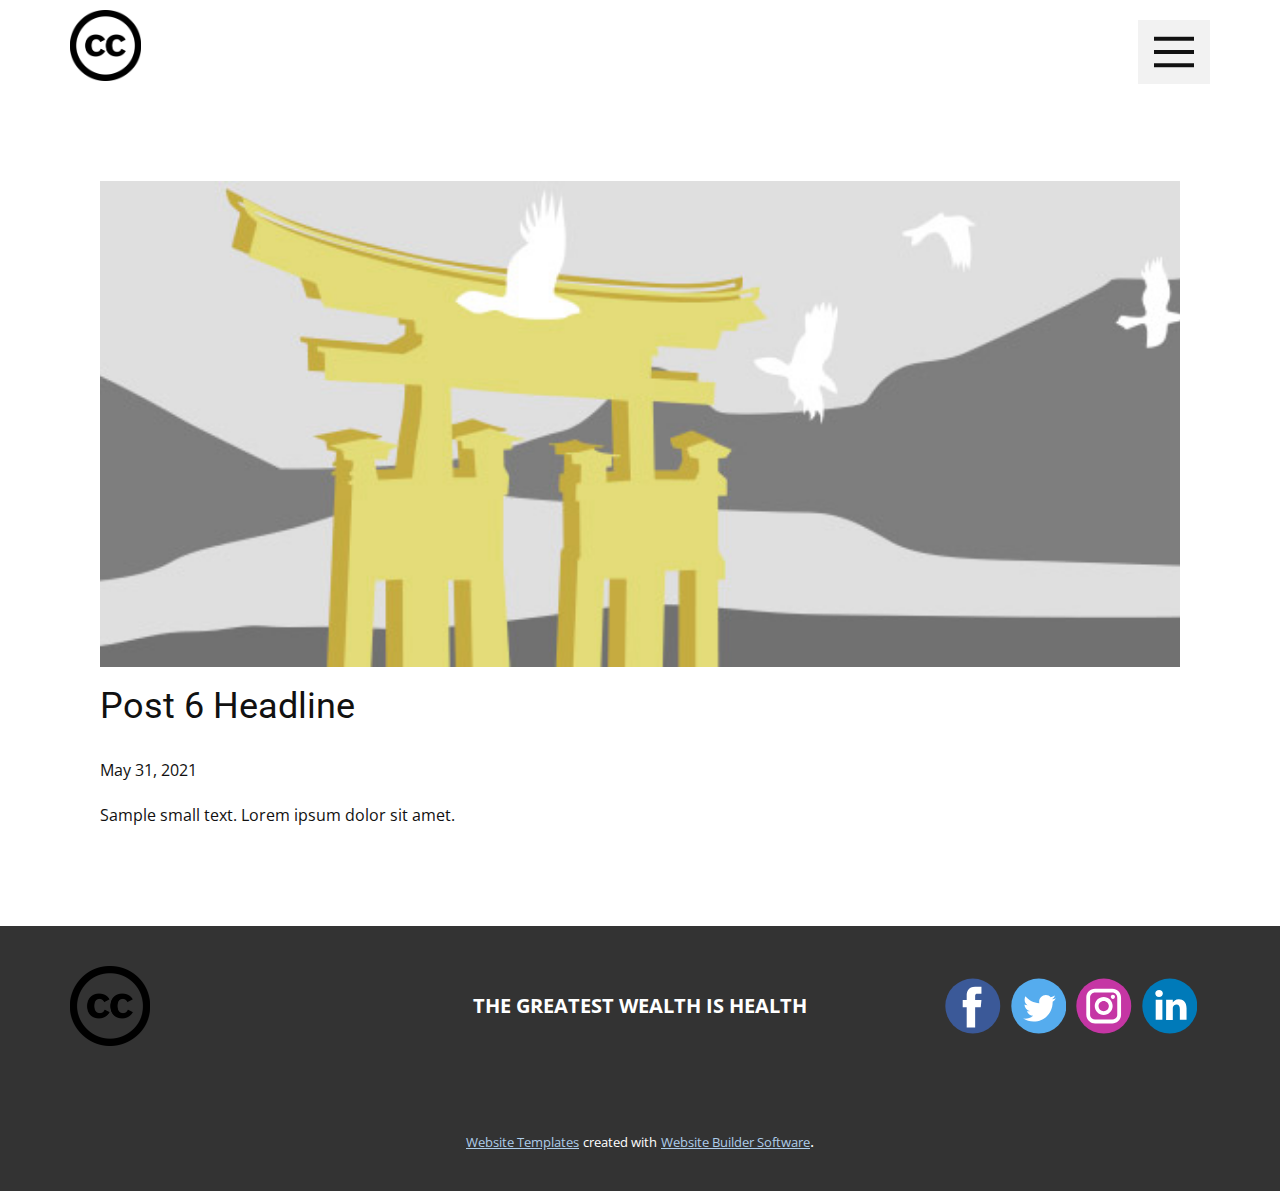
<file: blog/post-5.html>
<!doctype html>
<html style="font-size: 16px;"><head>
    <meta name="viewport" content="width=device-width, initial-scale=1.0">
    <meta charset="utf-8">
    <meta name="keywords" content="Post 1 Headline">
    <meta name="description" content="">
    <meta name="page_type" content="np-template-header-footer-from-plugin">
    <title>Post 6 Headline</title>
    <link rel="stylesheet" href="../nicepage.css" media="screen">
<link rel="stylesheet" href="../Post-Template.css" media="screen">
    <script class="u-script" type="text/javascript" src="../jquery.js" defer=""></script>
    <script class="u-script" type="text/javascript" src="../nicepage.js" defer=""></script>
    <meta name="generator" content="Nicepage 3.16.1, nicepage.com">
    <link id="u-theme-google-font" rel="stylesheet" href="https://fonts.googleapis.com/css?family=Roboto:100,100i,300,300i,400,400i,500,500i,700,700i,900,900i|Open+Sans:300,300i,400,400i,600,600i,700,700i,800,800i">
    
    
    <script type="application/ld+json">{
		"@context": "http://schema.org",
		"@type": "Organization",
		"name": "",
		"url": "index.html",
		"logo": "images/2047cf580362324d052cfd0fc09f6308f7522b32df0c757fa56e4b76dcbe9e122e3b0059b037ccae0e1ffd7ebeb2993af6ace4413e1147878470f3_1280.png",
		"sameAs": []
}</script>
    <meta property="og:title" content="Post Template">
    <meta property="og:type" content="website">
    <meta name="theme-color" content="#478ac9">
    <link rel="canonical" href="../index.html">
    <meta property="og:url" content="index.html">
  </head>
  <body class="u-body"><header class="u-clearfix u-header u-header" id="sec-947f"><div class="u-clearfix u-sheet u-sheet-1">
        <nav class="u-align-left u-menu u-menu-dropdown u-nav-spacing-25 u-offcanvas u-menu-1" data-responsive-from="XL">
          <div class="menu-collapse">
            <a class="u-button-style u-grey-5 u-nav-link" href="#" style="padding: 12px 16px; font-size: calc(1em + 24px);">
              <svg class="u-svg-link" preserveAspectRatio="xMidYMin slice" viewBox="0 0 302 302" style=""><use xmlns:xlink="http://www.w3.org/1999/xlink" xlink:href="#svg-7b92"></use></svg>
              <svg xmlns="http://www.w3.org/2000/svg" xmlns:xlink="http://www.w3.org/1999/xlink" version="1.1" id="svg-7b92" x="0px" y="0px" viewBox="0 0 302 302" style="enable-background:new 0 0 302 302;" xml:space="preserve" class="u-svg-content"><g><rect y="36" width="302" height="30"></rect><rect y="236" width="302" height="30"></rect><rect y="136" width="302" height="30"></rect>
</g><g></g><g></g><g></g><g></g><g></g><g></g><g></g><g></g><g></g><g></g><g></g><g></g><g></g><g></g><g></g></svg>
            </a>
          </div>
          <div class="u-custom-menu u-nav-container">
            <ul class="u-nav u-unstyled u-nav-1"><li class="u-nav-item"><a class="u-button-style u-nav-link u-text-active-palette-1-base u-text-hover-palette-2-base" href="../Home.html" style="padding: 10px 20px;">Home</a>
</li><li class="u-nav-item"><a class="u-button-style u-nav-link u-text-active-palette-1-base u-text-hover-palette-2-base" href="../About.html" style="padding: 10px 20px;">About</a>
</li></ul>
          </div>
          <div class="u-custom-menu u-nav-container-collapse">
            <div class="u-align-center u-black u-container-style u-inner-container-layout u-opacity u-opacity-95 u-sidenav">
              <div class="u-sidenav-overflow">
                <div class="u-menu-close"></div>
                <ul class="u-align-center u-nav u-popupmenu-items u-unstyled u-nav-2"><li class="u-nav-item"><a class="u-button-style u-nav-link" href="../Home.html" style="padding: 10px 20px;">Home</a>
</li><li class="u-nav-item"><a class="u-button-style u-nav-link" href="../About.html" style="padding: 10px 20px;">About</a>
</li></ul>
              </div>
            </div>
            <div class="u-black u-menu-overlay u-opacity u-opacity-70"></div>
          </div>
        </nav>
        <a href="https://nicepage.com" class="u-image u-logo u-image-1" data-image-width="1278" data-image-height="1280">
          <img src="../images/2047cf580362324d052cfd0fc09f6308f7522b32df0c757fa56e4b76dcbe9e122e3b0059b037ccae0e1ffd7ebeb2993af6ace4413e1147878470f3_1280.png" class="u-logo-image u-logo-image-1" data-image-width="70.677">
        </a>
      </div></header>
    <section class="u-align-center u-clearfix u-section-1" id="sec-2115">
      <div class="u-clearfix u-sheet u-valign-middle-md u-valign-middle-sm u-valign-middle-xs u-sheet-1"><!--post_details--><!--post_details_options_json--><!--{"source":""}--><!--/post_details_options_json--><!--blog_post-->
        <div class="u-container-style u-expanded-width u-post-details u-post-details-1">
          <div class="u-container-layout u-valign-middle u-container-layout-1"><!--blog_post_image-->
            <img alt="" class="u-blog-control u-expanded-width u-image u-image-default u-image-1" src="[data-uri]"><!--/blog_post_image--><!--blog_post_header-->
            <h2 class="u-blog-control u-text u-text-1">Post 6 Headline</h2><!--/blog_post_header--><!--blog_post_metadata-->
            <div class="u-blog-control u-metadata u-metadata-1"><!--blog_post_metadata_date-->
              <span class="u-meta-date u-meta-icon">May 31, 2021</span><!--/blog_post_metadata_date--><!--blog_post_metadata_category-->
              <!--/blog_post_metadata_category--><!--blog_post_metadata_comments-->
              <!--/blog_post_metadata_comments-->
            </div><!--/blog_post_metadata--><!--blog_post_content-->
            <div class="u-align-justify u-blog-control u-post-content u-text u-text-2 fr-view">
  Sample small text. Lorem ipsum dolor sit amet.
  </div><!--/blog_post_content-->
          </div>
        </div><!--/blog_post--><!--/post_details-->
      </div>
    </section>
    
    
    <footer class="u-align-center-md u-align-center-sm u-align-center-xs u-clearfix u-footer u-grey-80" id="sec-9d5a"><div class="u-clearfix u-sheet u-sheet-1">
        <a href="https://nicepage.com" class="u-image u-logo u-image-1" data-image-width="1278" data-image-height="1280">
          <img src="../images/2047cf580362324d052cfd0fc09f6308f7522b32df0c757fa56e4b76dcbe9e122e3b0059b037ccae0e1ffd7ebeb2993af6ace4413e1147878470f3_12802.png" class="u-logo-image u-logo-image-1" data-image-width="80">
        </a>
        <div class="u-align-left u-social-icons u-spacing-10 u-social-icons-1">
          <a class="u-social-url" title="facebook" target="_blank" href=""><span class="u-icon u-icon-circle u-social-facebook u-social-icon u-icon-1"><svg class="u-svg-link" preserveAspectRatio="xMidYMin slice" viewBox="0 0 112 112" style=""><use xmlns:xlink="http://www.w3.org/1999/xlink" xlink:href="#svg-6102"></use></svg><svg class="u-svg-content" viewBox="0 0 112 112" x="0" y="0" id="svg-6102"><circle fill="currentColor" cx="56.1" cy="56.1" r="55"></circle><path fill="#FFFFFF" d="M73.5,31.6h-9.1c-1.4,0-3.6,0.8-3.6,3.9v8.5h12.6L72,58.3H60.8v40.8H43.9V58.3h-8V43.9h8v-9.2
            c0-6.7,3.1-17,17-17h12.5v13.9H73.5z"></path></svg></span>
          </a>
          <a class="u-social-url" title="twitter" target="_blank" href=""><span class="u-icon u-icon-circle u-social-icon u-social-twitter u-icon-2"><svg class="u-svg-link" preserveAspectRatio="xMidYMin slice" viewBox="0 0 112 112" style=""><use xmlns:xlink="http://www.w3.org/1999/xlink" xlink:href="#svg-e6ef"></use></svg><svg class="u-svg-content" viewBox="0 0 112 112" x="0" y="0" id="svg-e6ef"><circle fill="currentColor" class="st0" cx="56.1" cy="56.1" r="55"></circle><path fill="#FFFFFF" d="M83.8,47.3c0,0.6,0,1.2,0,1.7c0,17.7-13.5,38.2-38.2,38.2C38,87.2,31,85,25,81.2c1,0.1,2.1,0.2,3.2,0.2
            c6.3,0,12.1-2.1,16.7-5.7c-5.9-0.1-10.8-4-12.5-9.3c0.8,0.2,1.7,0.2,2.5,0.2c1.2,0,2.4-0.2,3.5-0.5c-6.1-1.2-10.8-6.7-10.8-13.1
            c0-0.1,0-0.1,0-0.2c1.8,1,3.9,1.6,6.1,1.7c-3.6-2.4-6-6.5-6-11.2c0-2.5,0.7-4.8,1.8-6.7c6.6,8.1,16.5,13.5,27.6,14
            c-0.2-1-0.3-2-0.3-3.1c0-7.4,6-13.4,13.4-13.4c3.9,0,7.3,1.6,9.8,4.2c3.1-0.6,5.9-1.7,8.5-3.3c-1,3.1-3.1,5.8-5.9,7.4
            c2.7-0.3,5.3-1,7.7-2.1C88.7,43,86.4,45.4,83.8,47.3z"></path></svg></span>
          </a>
          <a class="u-social-url" title="instagram" target="_blank" href=""><span class="u-icon u-icon-circle u-social-icon u-social-instagram u-icon-3"><svg class="u-svg-link" preserveAspectRatio="xMidYMin slice" viewBox="0 0 112 112" style=""><use xmlns:xlink="http://www.w3.org/1999/xlink" xlink:href="#svg-7e96"></use></svg><svg class="u-svg-content" viewBox="0 0 112 112" x="0" y="0" id="svg-7e96"><circle fill="currentColor" cx="56.1" cy="56.1" r="55"></circle><path fill="#FFFFFF" d="M55.9,38.2c-9.9,0-17.9,8-17.9,17.9C38,66,46,74,55.9,74c9.9,0,17.9-8,17.9-17.9C73.8,46.2,65.8,38.2,55.9,38.2
            z M55.9,66.4c-5.7,0-10.3-4.6-10.3-10.3c-0.1-5.7,4.6-10.3,10.3-10.3c5.7,0,10.3,4.6,10.3,10.3C66.2,61.8,61.6,66.4,55.9,66.4z"></path><path fill="#FFFFFF" d="M74.3,33.5c-2.3,0-4.2,1.9-4.2,4.2s1.9,4.2,4.2,4.2s4.2-1.9,4.2-4.2S76.6,33.5,74.3,33.5z"></path><path fill="#FFFFFF" d="M73.1,21.3H38.6c-9.7,0-17.5,7.9-17.5,17.5v34.5c0,9.7,7.9,17.6,17.5,17.6h34.5c9.7,0,17.5-7.9,17.5-17.5V38.8
            C90.6,29.1,82.7,21.3,73.1,21.3z M83,73.3c0,5.5-4.5,9.9-9.9,9.9H38.6c-5.5,0-9.9-4.5-9.9-9.9V38.8c0-5.5,4.5-9.9,9.9-9.9h34.5
            c5.5,0,9.9,4.5,9.9,9.9V73.3z"></path></svg></span>
          </a>
          <a class="u-social-url" title="linkedin" target="_blank" href=""><span class="u-icon u-icon-circle u-social-icon u-social-linkedin u-icon-4"><svg class="u-svg-link" preserveAspectRatio="xMidYMin slice" viewBox="0 0 112 112" style=""><use xmlns:xlink="http://www.w3.org/1999/xlink" xlink:href="#svg-3de7"></use></svg><svg class="u-svg-content" viewBox="0 0 112 112" x="0" y="0" id="svg-3de7"><circle fill="currentColor" cx="56.1" cy="56.1" r="55"></circle><path fill="#FFFFFF" d="M41.3,83.7H27.9V43.4h13.4V83.7z M34.6,37.9L34.6,37.9c-4.6,0-7.5-3.1-7.5-7c0-4,3-7,7.6-7s7.4,3,7.5,7
            C42.2,34.8,39.2,37.9,34.6,37.9z M89.6,83.7H76.2V62.2c0-5.4-1.9-9.1-6.8-9.1c-3.7,0-5.9,2.5-6.9,4.9c-0.4,0.9-0.4,2.1-0.4,3.3v22.5
            H48.7c0,0,0.2-36.5,0-40.3h13.4v5.7c1.8-2.7,5-6.7,12.1-6.7c8.8,0,15.4,5.8,15.4,18.1V83.7z"></path></svg></span>
          </a>
        </div>
        <p class="u-align-center-lg u-align-center-md u-align-center-xl u-text u-text-1">THE GREATEST WEALTH IS HEALTH</p>
      </div></footer>
    <section class="u-backlink u-clearfix u-grey-80">
      <a class="u-link" href="https://nicepage.com/website-templates" target="_blank">
        <span>Website Templates</span>
      </a>
      <p class="u-text">
        <span>created with</span>
      </p>
      <a class="u-link" href="https://nicepage.com/" target="_blank">
        <span>Website Builder Software</span>
      </a>. 
    </section>
  
</body></html>
</file>
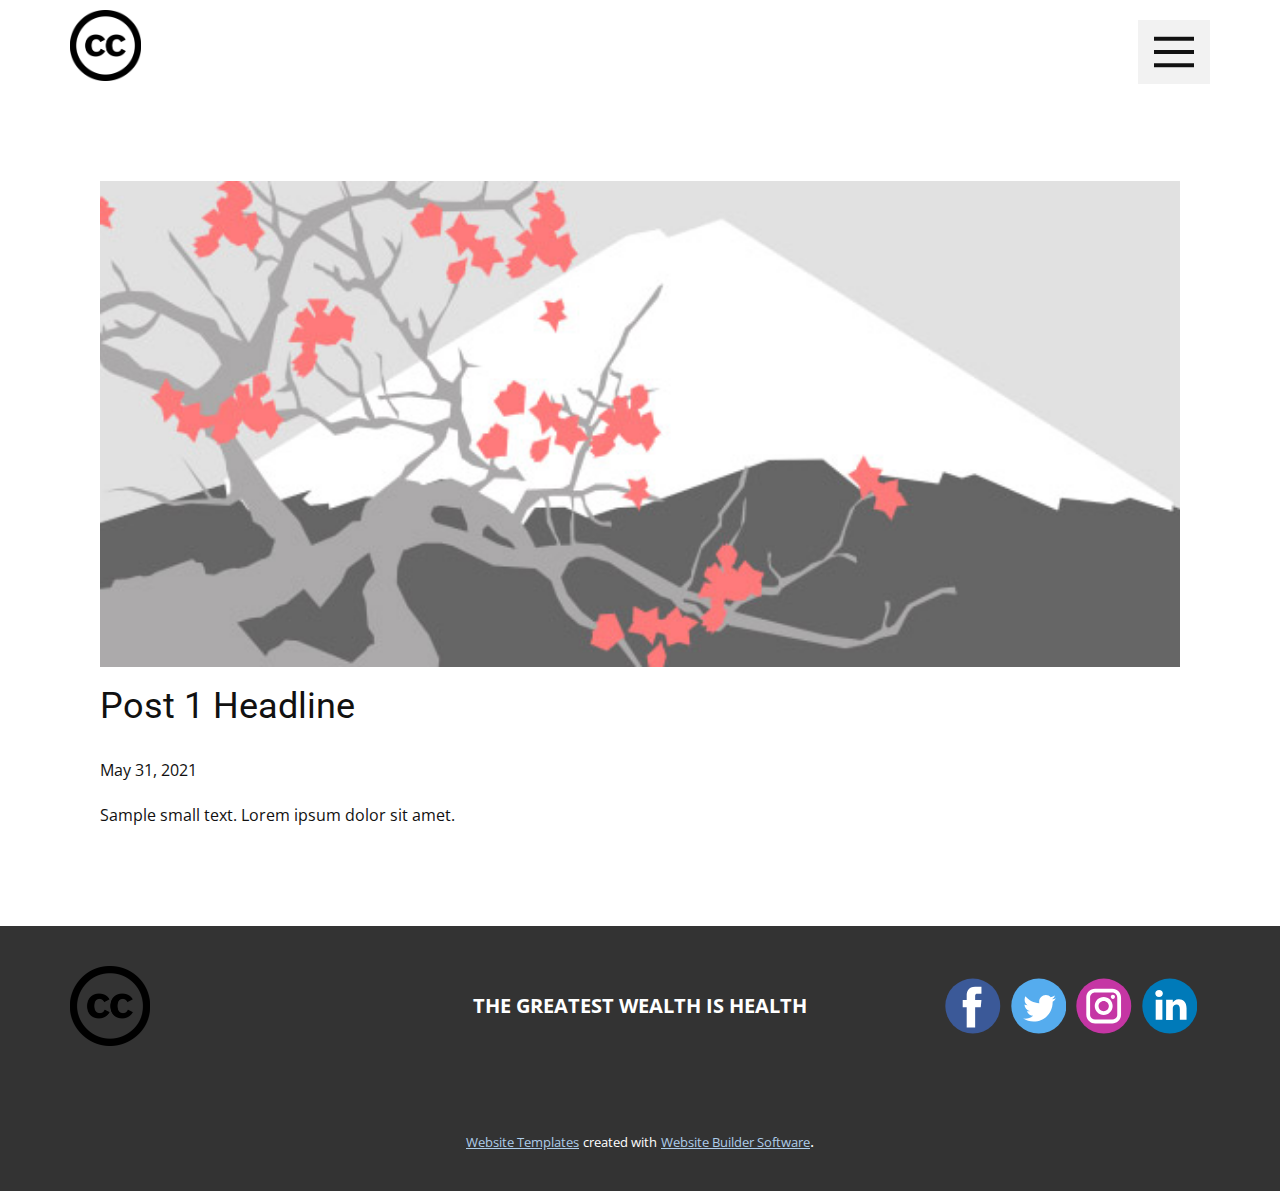
<file: blog/post.html>
<!doctype html>
<html style="font-size: 16px;"><head>
    <meta name="viewport" content="width=device-width, initial-scale=1.0">
    <meta charset="utf-8">
    <meta name="keywords" content="Post 1 Headline">
    <meta name="description" content="">
    <meta name="page_type" content="np-template-header-footer-from-plugin">
    <title>Post 1 Headline</title>
    <link rel="stylesheet" href="../nicepage.css" media="screen">
<link rel="stylesheet" href="../Post-Template.css" media="screen">
    <script class="u-script" type="text/javascript" src="../jquery.js" defer=""></script>
    <script class="u-script" type="text/javascript" src="../nicepage.js" defer=""></script>
    <meta name="generator" content="Nicepage 3.16.1, nicepage.com">
    <link id="u-theme-google-font" rel="stylesheet" href="https://fonts.googleapis.com/css?family=Roboto:100,100i,300,300i,400,400i,500,500i,700,700i,900,900i|Open+Sans:300,300i,400,400i,600,600i,700,700i,800,800i">
    
    
    <script type="application/ld+json">{
		"@context": "http://schema.org",
		"@type": "Organization",
		"name": "",
		"url": "index.html",
		"logo": "images/2047cf580362324d052cfd0fc09f6308f7522b32df0c757fa56e4b76dcbe9e122e3b0059b037ccae0e1ffd7ebeb2993af6ace4413e1147878470f3_1280.png",
		"sameAs": []
}</script>
    <meta property="og:title" content="Post Template">
    <meta property="og:type" content="website">
    <meta name="theme-color" content="#478ac9">
    <link rel="canonical" href="../index.html">
    <meta property="og:url" content="index.html">
  </head>
  <body class="u-body"><header class="u-clearfix u-header u-header" id="sec-947f"><div class="u-clearfix u-sheet u-sheet-1">
        <nav class="u-align-left u-menu u-menu-dropdown u-nav-spacing-25 u-offcanvas u-menu-1" data-responsive-from="XL">
          <div class="menu-collapse">
            <a class="u-button-style u-grey-5 u-nav-link" href="#" style="padding: 12px 16px; font-size: calc(1em + 24px);">
              <svg class="u-svg-link" preserveAspectRatio="xMidYMin slice" viewBox="0 0 302 302" style=""><use xmlns:xlink="http://www.w3.org/1999/xlink" xlink:href="#svg-7b92"></use></svg>
              <svg xmlns="http://www.w3.org/2000/svg" xmlns:xlink="http://www.w3.org/1999/xlink" version="1.1" id="svg-7b92" x="0px" y="0px" viewBox="0 0 302 302" style="enable-background:new 0 0 302 302;" xml:space="preserve" class="u-svg-content"><g><rect y="36" width="302" height="30"></rect><rect y="236" width="302" height="30"></rect><rect y="136" width="302" height="30"></rect>
</g><g></g><g></g><g></g><g></g><g></g><g></g><g></g><g></g><g></g><g></g><g></g><g></g><g></g><g></g><g></g></svg>
            </a>
          </div>
          <div class="u-custom-menu u-nav-container">
            <ul class="u-nav u-unstyled u-nav-1"><li class="u-nav-item"><a class="u-button-style u-nav-link u-text-active-palette-1-base u-text-hover-palette-2-base" href="../Home.html" style="padding: 10px 20px;">Home</a>
</li><li class="u-nav-item"><a class="u-button-style u-nav-link u-text-active-palette-1-base u-text-hover-palette-2-base" href="../About.html" style="padding: 10px 20px;">About</a>
</li></ul>
          </div>
          <div class="u-custom-menu u-nav-container-collapse">
            <div class="u-align-center u-black u-container-style u-inner-container-layout u-opacity u-opacity-95 u-sidenav">
              <div class="u-sidenav-overflow">
                <div class="u-menu-close"></div>
                <ul class="u-align-center u-nav u-popupmenu-items u-unstyled u-nav-2"><li class="u-nav-item"><a class="u-button-style u-nav-link" href="../Home.html" style="padding: 10px 20px;">Home</a>
</li><li class="u-nav-item"><a class="u-button-style u-nav-link" href="../About.html" style="padding: 10px 20px;">About</a>
</li></ul>
              </div>
            </div>
            <div class="u-black u-menu-overlay u-opacity u-opacity-70"></div>
          </div>
        </nav>
        <a href="https://nicepage.com" class="u-image u-logo u-image-1" data-image-width="1278" data-image-height="1280">
          <img src="../images/2047cf580362324d052cfd0fc09f6308f7522b32df0c757fa56e4b76dcbe9e122e3b0059b037ccae0e1ffd7ebeb2993af6ace4413e1147878470f3_1280.png" class="u-logo-image u-logo-image-1" data-image-width="70.677">
        </a>
      </div></header>
    <section class="u-align-center u-clearfix u-section-1" id="sec-2115">
      <div class="u-clearfix u-sheet u-valign-middle-md u-valign-middle-sm u-valign-middle-xs u-sheet-1"><!--post_details--><!--post_details_options_json--><!--{"source":""}--><!--/post_details_options_json--><!--blog_post-->
        <div class="u-container-style u-expanded-width u-post-details u-post-details-1">
          <div class="u-container-layout u-valign-middle u-container-layout-1"><!--blog_post_image-->
            <img alt="" class="u-blog-control u-expanded-width u-image u-image-default u-image-1" src="[data-uri]"><!--/blog_post_image--><!--blog_post_header-->
            <h2 class="u-blog-control u-text u-text-1">Post 1 Headline</h2><!--/blog_post_header--><!--blog_post_metadata-->
            <div class="u-blog-control u-metadata u-metadata-1"><!--blog_post_metadata_date-->
              <span class="u-meta-date u-meta-icon">May 31, 2021</span><!--/blog_post_metadata_date--><!--blog_post_metadata_category-->
              <!--/blog_post_metadata_category--><!--blog_post_metadata_comments-->
              <!--/blog_post_metadata_comments-->
            </div><!--/blog_post_metadata--><!--blog_post_content-->
            <div class="u-align-justify u-blog-control u-post-content u-text u-text-2 fr-view">
  Sample small text. Lorem ipsum dolor sit amet.
  </div><!--/blog_post_content-->
          </div>
        </div><!--/blog_post--><!--/post_details-->
      </div>
    </section>
    
    
    <footer class="u-align-center-md u-align-center-sm u-align-center-xs u-clearfix u-footer u-grey-80" id="sec-9d5a"><div class="u-clearfix u-sheet u-sheet-1">
        <a href="https://nicepage.com" class="u-image u-logo u-image-1" data-image-width="1278" data-image-height="1280">
          <img src="../images/2047cf580362324d052cfd0fc09f6308f7522b32df0c757fa56e4b76dcbe9e122e3b0059b037ccae0e1ffd7ebeb2993af6ace4413e1147878470f3_12802.png" class="u-logo-image u-logo-image-1" data-image-width="80">
        </a>
        <div class="u-align-left u-social-icons u-spacing-10 u-social-icons-1">
          <a class="u-social-url" title="facebook" target="_blank" href=""><span class="u-icon u-icon-circle u-social-facebook u-social-icon u-icon-1"><svg class="u-svg-link" preserveAspectRatio="xMidYMin slice" viewBox="0 0 112 112" style=""><use xmlns:xlink="http://www.w3.org/1999/xlink" xlink:href="#svg-6102"></use></svg><svg class="u-svg-content" viewBox="0 0 112 112" x="0" y="0" id="svg-6102"><circle fill="currentColor" cx="56.1" cy="56.1" r="55"></circle><path fill="#FFFFFF" d="M73.5,31.6h-9.1c-1.4,0-3.6,0.8-3.6,3.9v8.5h12.6L72,58.3H60.8v40.8H43.9V58.3h-8V43.9h8v-9.2
            c0-6.7,3.1-17,17-17h12.5v13.9H73.5z"></path></svg></span>
          </a>
          <a class="u-social-url" title="twitter" target="_blank" href=""><span class="u-icon u-icon-circle u-social-icon u-social-twitter u-icon-2"><svg class="u-svg-link" preserveAspectRatio="xMidYMin slice" viewBox="0 0 112 112" style=""><use xmlns:xlink="http://www.w3.org/1999/xlink" xlink:href="#svg-e6ef"></use></svg><svg class="u-svg-content" viewBox="0 0 112 112" x="0" y="0" id="svg-e6ef"><circle fill="currentColor" class="st0" cx="56.1" cy="56.1" r="55"></circle><path fill="#FFFFFF" d="M83.8,47.3c0,0.6,0,1.2,0,1.7c0,17.7-13.5,38.2-38.2,38.2C38,87.2,31,85,25,81.2c1,0.1,2.1,0.2,3.2,0.2
            c6.3,0,12.1-2.1,16.7-5.7c-5.9-0.1-10.8-4-12.5-9.3c0.8,0.2,1.7,0.2,2.5,0.2c1.2,0,2.4-0.2,3.5-0.5c-6.1-1.2-10.8-6.7-10.8-13.1
            c0-0.1,0-0.1,0-0.2c1.8,1,3.9,1.6,6.1,1.7c-3.6-2.4-6-6.5-6-11.2c0-2.5,0.7-4.8,1.8-6.7c6.6,8.1,16.5,13.5,27.6,14
            c-0.2-1-0.3-2-0.3-3.1c0-7.4,6-13.4,13.4-13.4c3.9,0,7.3,1.6,9.8,4.2c3.1-0.6,5.9-1.7,8.5-3.3c-1,3.1-3.1,5.8-5.9,7.4
            c2.7-0.3,5.3-1,7.7-2.1C88.7,43,86.4,45.4,83.8,47.3z"></path></svg></span>
          </a>
          <a class="u-social-url" title="instagram" target="_blank" href=""><span class="u-icon u-icon-circle u-social-icon u-social-instagram u-icon-3"><svg class="u-svg-link" preserveAspectRatio="xMidYMin slice" viewBox="0 0 112 112" style=""><use xmlns:xlink="http://www.w3.org/1999/xlink" xlink:href="#svg-7e96"></use></svg><svg class="u-svg-content" viewBox="0 0 112 112" x="0" y="0" id="svg-7e96"><circle fill="currentColor" cx="56.1" cy="56.1" r="55"></circle><path fill="#FFFFFF" d="M55.9,38.2c-9.9,0-17.9,8-17.9,17.9C38,66,46,74,55.9,74c9.9,0,17.9-8,17.9-17.9C73.8,46.2,65.8,38.2,55.9,38.2
            z M55.9,66.4c-5.7,0-10.3-4.6-10.3-10.3c-0.1-5.7,4.6-10.3,10.3-10.3c5.7,0,10.3,4.6,10.3,10.3C66.2,61.8,61.6,66.4,55.9,66.4z"></path><path fill="#FFFFFF" d="M74.3,33.5c-2.3,0-4.2,1.9-4.2,4.2s1.9,4.2,4.2,4.2s4.2-1.9,4.2-4.2S76.6,33.5,74.3,33.5z"></path><path fill="#FFFFFF" d="M73.1,21.3H38.6c-9.7,0-17.5,7.9-17.5,17.5v34.5c0,9.7,7.9,17.6,17.5,17.6h34.5c9.7,0,17.5-7.9,17.5-17.5V38.8
            C90.6,29.1,82.7,21.3,73.1,21.3z M83,73.3c0,5.5-4.5,9.9-9.9,9.9H38.6c-5.5,0-9.9-4.5-9.9-9.9V38.8c0-5.5,4.5-9.9,9.9-9.9h34.5
            c5.5,0,9.9,4.5,9.9,9.9V73.3z"></path></svg></span>
          </a>
          <a class="u-social-url" title="linkedin" target="_blank" href=""><span class="u-icon u-icon-circle u-social-icon u-social-linkedin u-icon-4"><svg class="u-svg-link" preserveAspectRatio="xMidYMin slice" viewBox="0 0 112 112" style=""><use xmlns:xlink="http://www.w3.org/1999/xlink" xlink:href="#svg-3de7"></use></svg><svg class="u-svg-content" viewBox="0 0 112 112" x="0" y="0" id="svg-3de7"><circle fill="currentColor" cx="56.1" cy="56.1" r="55"></circle><path fill="#FFFFFF" d="M41.3,83.7H27.9V43.4h13.4V83.7z M34.6,37.9L34.6,37.9c-4.6,0-7.5-3.1-7.5-7c0-4,3-7,7.6-7s7.4,3,7.5,7
            C42.2,34.8,39.2,37.9,34.6,37.9z M89.6,83.7H76.2V62.2c0-5.4-1.9-9.1-6.8-9.1c-3.7,0-5.9,2.5-6.9,4.9c-0.4,0.9-0.4,2.1-0.4,3.3v22.5
            H48.7c0,0,0.2-36.5,0-40.3h13.4v5.7c1.8-2.7,5-6.7,12.1-6.7c8.8,0,15.4,5.8,15.4,18.1V83.7z"></path></svg></span>
          </a>
        </div>
        <p class="u-align-center-lg u-align-center-md u-align-center-xl u-text u-text-1">THE GREATEST WEALTH IS HEALTH</p>
      </div></footer>
    <section class="u-backlink u-clearfix u-grey-80">
      <a class="u-link" href="https://nicepage.com/website-templates" target="_blank">
        <span>Website Templates</span>
      </a>
      <p class="u-text">
        <span>created with</span>
      </p>
      <a class="u-link" href="https://nicepage.com/" target="_blank">
        <span>Website Builder Software</span>
      </a>. 
    </section>
  
</body></html>
</file>
